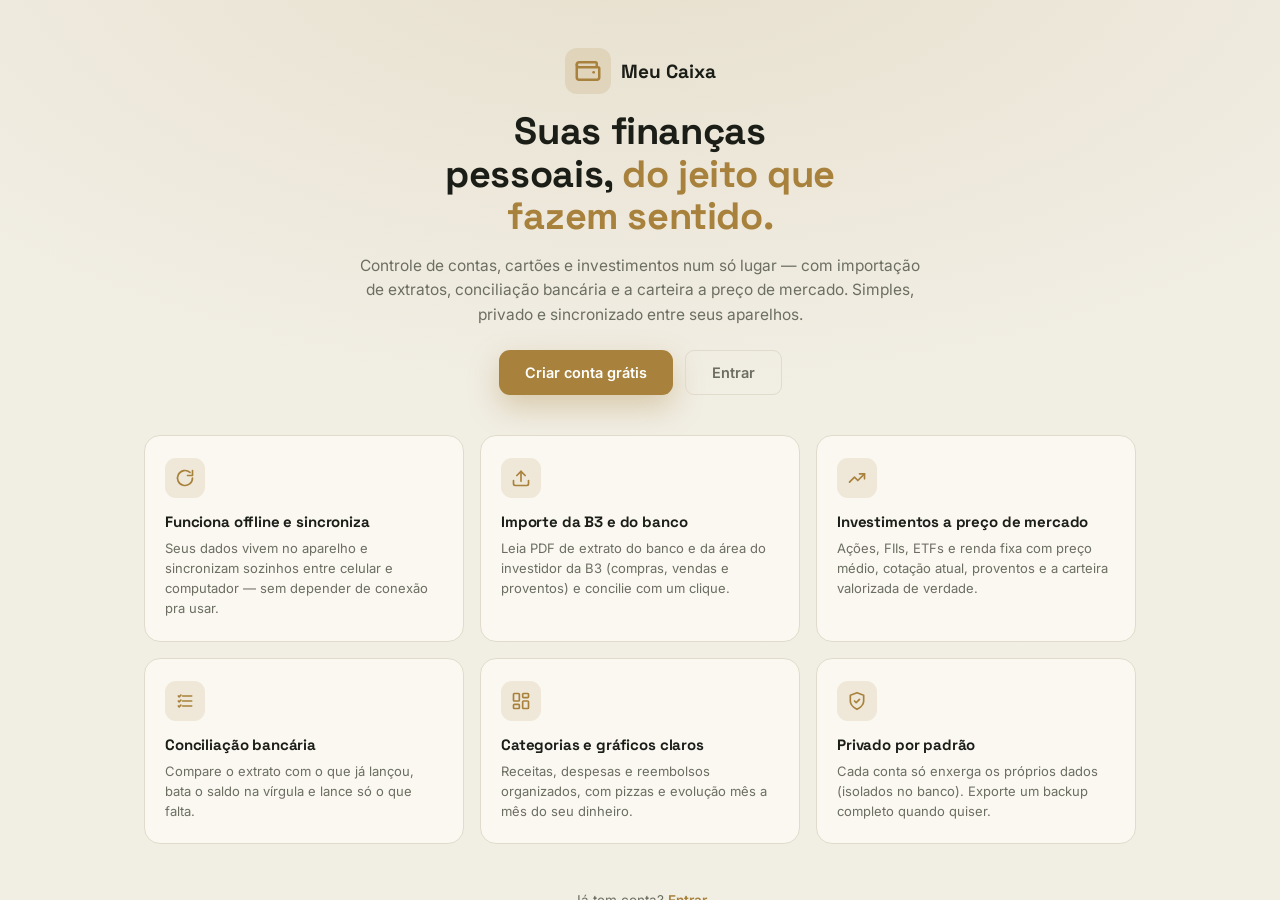
<file: index.html>
<!DOCTYPE html>
<html lang="pt-BR">
<head>
  <meta charset="UTF-8">
  <meta name="viewport" content="width=device-width, initial-scale=1.0">
  <title>Meu Caixa — finanças pessoais</title>
  <link rel="manifest" href="manifest.json">
  <meta name="theme-color" content="#211E16">
  <meta name="apple-mobile-web-app-capable" content="yes">
  <meta name="apple-mobile-web-app-status-bar-style" content="black-translucent">
  <meta name="apple-mobile-web-app-title" content="Meu Caixa">
  <link rel="icon" href="/favicon.ico" sizes="32x32">
  <link rel="icon" href="data:image/svg+xml,<svg xmlns='http://www.w3.org/2000/svg' viewBox='0 0 32 32'><rect width='32' height='32' rx='7' fill='%23211E16'/><g transform='translate(4 4)' fill='none' stroke='%23C6A24E' stroke-width='2.3' stroke-linecap='round' stroke-linejoin='round'><path d='M3 7a2 2 0 0 1 2-2h13a1 1 0 0 1 1 1v2'/><path d='M3 7v10a2 2 0 0 0 2 2h14a2 2 0 0 0 2-2v-7a1 1 0 0 0-1-1H5a2 2 0 0 1-2-2z'/><circle cx='16.5' cy='13' r='1.35' fill='%23C6A24E' stroke='none'/></g></svg>" type="image/svg+xml">
  <link rel="apple-touch-icon" href="icons/icon-192.png">
  <link rel="stylesheet" href="styles.css?v=114">
</head>
<body>
  <div class="fin-root">
    <!-- ===== sidebar ===== -->
    <aside class="sidebar">
      <div class="brand">
        <span class="brand-mark">
          <svg xmlns="http://www.w3.org/2000/svg" width="20" height="20" viewBox="0 0 24 24" fill="none" stroke="currentColor" stroke-width="2.2" stroke-linecap="round" stroke-linejoin="round"><path d="M3 7a2 2 0 0 1 2-2h13a1 1 0 0 1 1 1v2"/><path d="M3 7v10a2 2 0 0 0 2 2h14a2 2 0 0 0 2-2v-7a1 1 0 0 0-1-1H5a2 2 0 0 1-2-2z"/><circle cx="16.5" cy="13" r="1.2" fill="currentColor" stroke="none"/></svg>
        </span>
        <div>
          <div class="brand-name">Meu Caixa</div>
          <div class="brand-tag">finanças pessoais</div>
        </div>
      </div>

      <button class="cta-side" data-action="open-modal">
        <svg xmlns="http://www.w3.org/2000/svg" width="16" height="16" viewBox="0 0 24 24" fill="none" stroke="currentColor" stroke-width="2.2" stroke-linecap="round" stroke-linejoin="round"><line x1="12" y1="5" x2="12" y2="19"/><line x1="5" y1="12" x2="19" y2="12"/></svg>
        Nova transação
      </button>

      <nav class="nav">
        <button class="nav-i" data-tab="dashboard">
          <svg xmlns="http://www.w3.org/2000/svg" width="18" height="18" viewBox="0 0 24 24" fill="none" stroke="currentColor" stroke-width="2" stroke-linecap="round" stroke-linejoin="round"><rect x="3" y="3" width="7" height="9" rx="1"/><rect x="14" y="3" width="7" height="5" rx="1"/><rect x="14" y="12" width="7" height="9" rx="1"/><rect x="3" y="16" width="7" height="5" rx="1"/></svg>
          <span>Visão geral</span>
        </button>
        <button class="nav-i" data-tab="patrimonial">
          <svg xmlns="http://www.w3.org/2000/svg" width="18" height="18" viewBox="0 0 24 24" fill="none" stroke="currentColor" stroke-width="2" stroke-linecap="round" stroke-linejoin="round"><path d="M3 3v18h18"/><path d="M7 14l3-4 3 3 5-7"/></svg>
          <span>Visão patrimonial</span>
        </button>
        <button class="nav-i" data-tab="imoveis" id="nav-imoveis" style="display:none">
          <svg xmlns="http://www.w3.org/2000/svg" width="18" height="18" viewBox="0 0 24 24" fill="none" stroke="currentColor" stroke-width="2" stroke-linecap="round" stroke-linejoin="round"><path d="M3 11.5 12 4l9 7.5"/><path d="M5 10v10h14V10"/><path d="M9.5 20v-6h5v6"/></svg>
          <span>Imóveis</span>
        </button>
        <button class="nav-i" data-tab="contas">
          <svg xmlns="http://www.w3.org/2000/svg" width="18" height="18" viewBox="0 0 24 24" fill="none" stroke="currentColor" stroke-width="2" stroke-linecap="round" stroke-linejoin="round"><path d="M3 7a2 2 0 0 1 2-2h13a1 1 0 0 1 1 1v2"/><path d="M3 7v10a2 2 0 0 0 2 2h14a2 2 0 0 0 2-2v-7a1 1 0 0 0-1-1H5a2 2 0 0 1-2-2z"/><circle cx="16.5" cy="13" r="1.1" fill="currentColor" stroke="none"/></svg>
          <span>Contas</span>
        </button>
        <button class="nav-i" data-tab="transacoes">
          <svg xmlns="http://www.w3.org/2000/svg" width="18" height="18" viewBox="0 0 24 24" fill="none" stroke="currentColor" stroke-width="2" stroke-linecap="round" stroke-linejoin="round"><polyline points="16 3 21 8 16 13"/><line x1="21" y1="8" x2="4" y2="8"/><polyline points="8 11 3 16 8 21"/><line x1="3" y1="16" x2="20" y2="16"/></svg>
          <span>Transações</span>
        </button>
        <button class="nav-i" data-tab="conciliacao">
          <svg xmlns="http://www.w3.org/2000/svg" width="18" height="18" viewBox="0 0 24 24" fill="none" stroke="currentColor" stroke-width="2" stroke-linecap="round" stroke-linejoin="round"><path d="M9 6h11"/><path d="M9 12h11"/><path d="M9 18h11"/><path d="m4 6 1 1 2-2"/><path d="m4 12 1 1 2-2"/><path d="m4 18 1 1 2-2"/></svg>
          <span>Conciliação</span>
          <span class="nav-badge" id="nav-badge">0</span>
        </button>
        <button class="nav-i" data-tab="categorias">
          <svg xmlns="http://www.w3.org/2000/svg" width="18" height="18" viewBox="0 0 24 24" fill="none" stroke="currentColor" stroke-width="2" stroke-linecap="round" stroke-linejoin="round"><rect x="3" y="4" width="5" height="5" rx="1"/><path d="M11 6.5h9"/><path d="M11 12h9"/><path d="M11 17.5h9"/><path d="M7 8v10h4"/><path d="M7 13.5h4"/></svg>
          <span>Categorias</span>
        </button>
        <button class="nav-i" data-tab="historico">
          <svg xmlns="http://www.w3.org/2000/svg" width="18" height="18" viewBox="0 0 24 24" fill="none" stroke="currentColor" stroke-width="2" stroke-linecap="round" stroke-linejoin="round"><path d="M3 12a9 9 0 1 0 3-6.7L3 8"/><polyline points="3 3 3 8 8 8"/><polyline points="12 7 12 12 15 14"/></svg>
          <span>Histórico</span>
        </button>
        <button class="nav-i" data-tab="config">
          <svg xmlns="http://www.w3.org/2000/svg" width="18" height="18" viewBox="0 0 24 24" fill="none" stroke="currentColor" stroke-width="2" stroke-linecap="round" stroke-linejoin="round"><circle cx="12" cy="12" r="3"/><path d="M19.4 15a1.65 1.65 0 0 0 .33 1.82l.06.06a2 2 0 1 1-2.83 2.83l-.06-.06a1.65 1.65 0 0 0-1.82-.33 1.65 1.65 0 0 0-1 1.51V21a2 2 0 0 1-4 0v-.09A1.65 1.65 0 0 0 9 19.4a1.65 1.65 0 0 0-1.82.33l-.06.06a2 2 0 1 1-2.83-2.83l.06-.06a1.65 1.65 0 0 0 .33-1.82 1.65 1.65 0 0 0-1.51-1H3a2 2 0 0 1 0-4h.09A1.65 1.65 0 0 0 4.6 9a1.65 1.65 0 0 0-.33-1.82l-.06-.06a2 2 0 1 1 2.83-2.83l.06.06A1.65 1.65 0 0 0 9 4.6a1.65 1.65 0 0 0 1-1.51V3a2 2 0 0 1 4 0v.09a1.65 1.65 0 0 0 1 1.51 1.65 1.65 0 0 0 1.82-.33l.06-.06a2 2 0 1 1 2.83 2.83l-.06.06A1.65 1.65 0 0 0 19.4 9a1.65 1.65 0 0 0 1.51 1H21a2 2 0 0 1 0 4h-.09a1.65 1.65 0 0 0-1.51 1z"/></svg>
          <span>Configurações</span>
        </button>
        <button class="nav-i" data-tab="admin" id="nav-admin" style="display:none">
          <svg xmlns="http://www.w3.org/2000/svg" width="18" height="18" viewBox="0 0 24 24" fill="none" stroke="currentColor" stroke-width="2" stroke-linecap="round" stroke-linejoin="round"><path d="M12 22s8-4 8-10V5l-8-3-8 3v7c0 6 8 10 8 10z"/></svg>
          <span>Admin</span>
        </button>
      </nav>

      <div class="side-foot">
        <div class="side-net">
          <span>Patrimônio líquido</span>
          <strong id="side-net-val">R$ 0,00</strong>
        </div>
        <div class="side-user">
          <span class="avatar">H</span>
          <div>
            <div class="u-name">Henrique</div>
            <div class="u-sub">conta pessoal</div>
          </div>
          <button class="side-signout" data-setpass title="Definir senha">
            <svg xmlns="http://www.w3.org/2000/svg" width="16" height="16" viewBox="0 0 24 24" fill="none" stroke="currentColor" stroke-width="2" stroke-linecap="round" stroke-linejoin="round"><circle cx="7.5" cy="15.5" r="4.5"/><path d="m10.5 12.5 8-8"/><path d="m16 4.5 3 3"/><path d="m13.5 7 2.5 2.5"/></svg>
          </button>
          <button class="side-signout" data-signout title="Sair">
            <svg xmlns="http://www.w3.org/2000/svg" width="16" height="16" viewBox="0 0 24 24" fill="none" stroke="currentColor" stroke-width="2" stroke-linecap="round" stroke-linejoin="round"><path d="M9 21H5a2 2 0 0 1-2-2V5a2 2 0 0 1 2-2h4"/><polyline points="16 17 21 12 16 7"/><line x1="21" y1="12" x2="9" y2="12"/></svg>
          </button>
        </div>
      </div>
    </aside>

    <!-- ===== conteúdo ===== -->
    <main class="main">
      <header class="topbar">
        <div>
          <h1 id="pg-title">Visão geral</h1>
          <p id="pg-sub">Como está seu dinheiro em Julho de 2026</p>
        </div>
        <div class="top-right">
          <button class="month" data-drill="open" title="Detalhar por mês">
            julho 2026
            <svg xmlns="http://www.w3.org/2000/svg" width="14" height="14" viewBox="0 0 24 24" fill="none" stroke="currentColor" stroke-width="2" stroke-linecap="round" stroke-linejoin="round"><polyline points="6 9 12 15 18 9"/></svg>
          </button>
          <button class="cta" data-action="open-modal">
            <svg xmlns="http://www.w3.org/2000/svg" width="16" height="16" viewBox="0 0 24 24" fill="none" stroke="currentColor" stroke-width="2.2" stroke-linecap="round" stroke-linejoin="round"><line x1="12" y1="5" x2="12" y2="19"/><line x1="5" y1="12" x2="19" y2="12"/></svg>
            Nova transação
          </button>
        </div>
      </header>

      <div class="content" id="view"></div>
    </main>

    <!-- ===== barra de navegação mobile (só no celular; a sidebar vira gaveta em "Mais") ===== -->
    <nav class="mnav" aria-label="Navegação">
      <button class="mnav-i" data-tab="dashboard">
        <svg xmlns="http://www.w3.org/2000/svg" width="21" height="21" viewBox="0 0 24 24" fill="none" stroke="currentColor" stroke-width="2" stroke-linecap="round" stroke-linejoin="round"><rect x="3" y="3" width="7" height="9" rx="1"/><rect x="14" y="3" width="7" height="5" rx="1"/><rect x="14" y="12" width="7" height="9" rx="1"/><rect x="3" y="16" width="7" height="5" rx="1"/></svg>
        <span>Início</span>
      </button>
      <button class="mnav-i" data-tab="contas">
        <svg xmlns="http://www.w3.org/2000/svg" width="21" height="21" viewBox="0 0 24 24" fill="none" stroke="currentColor" stroke-width="2" stroke-linecap="round" stroke-linejoin="round"><path d="M3 7a2 2 0 0 1 2-2h13a1 1 0 0 1 1 1v2"/><path d="M3 7v10a2 2 0 0 0 2 2h14a2 2 0 0 0 2-2v-7a1 1 0 0 0-1-1H5a2 2 0 0 1-2-2z"/><circle cx="16.5" cy="13" r="1.1" fill="currentColor" stroke="none"/></svg>
        <span>Contas</span>
      </button>
      <button class="mnav-fab" data-action="open-modal" aria-label="Nova transação">
        <svg xmlns="http://www.w3.org/2000/svg" width="24" height="24" viewBox="0 0 24 24" fill="none" stroke="currentColor" stroke-width="2.4" stroke-linecap="round" stroke-linejoin="round"><line x1="12" y1="5" x2="12" y2="19"/><line x1="5" y1="12" x2="19" y2="12"/></svg>
      </button>
      <button class="mnav-i" data-tab="categorias">
        <svg xmlns="http://www.w3.org/2000/svg" width="21" height="21" viewBox="0 0 24 24" fill="none" stroke="currentColor" stroke-width="2" stroke-linecap="round" stroke-linejoin="round"><path d="M20.59 13.41l-7.17 7.17a2 2 0 0 1-2.83 0L2 12V2h10l8.59 8.59a2 2 0 0 1 0 2.82z"/><line x1="7" y1="7" x2="7.01" y2="7"/></svg>
        <span>Categorias</span>
      </button>
      <button class="mnav-i mnav-more" data-nav-toggle>
        <svg xmlns="http://www.w3.org/2000/svg" width="21" height="21" viewBox="0 0 24 24" fill="none" stroke="currentColor" stroke-width="2" stroke-linecap="round" stroke-linejoin="round"><line x1="4" y1="5" x2="20" y2="5"/><line x1="4" y1="12" x2="20" y2="12"/><line x1="4" y1="19" x2="20" y2="19"/></svg>
        <span>Mais</span>
        <span class="mnav-badge" id="mnav-badge">0</span>
      </button>
    </nav>
    <div class="nav-backdrop" data-nav-close></div>

    <!-- pontos de montagem de modais (DENTRO de .fin-root p/ herdar os tokens de cor) -->
    <div id="modal-root"></div>
    <div id="imv-modal"></div>
    <div id="drill-root"></div>
    <div id="pop-root"></div>
    <div id="tour-root"></div>
    <div id="auth-gate"></div>
  </div>

  <script src="vendor/supabase.js"></script>
  <script src="store.js?v=24"></script>
  <script src="imoveis.js?v=16"></script>
  <script src="app.js?v=155"></script>
  <script>if ("serviceWorker" in navigator) { window.addEventListener("load", () => navigator.serviceWorker.register("sw.js").catch(() => {})); }</script>
</body>
</html>
</file>
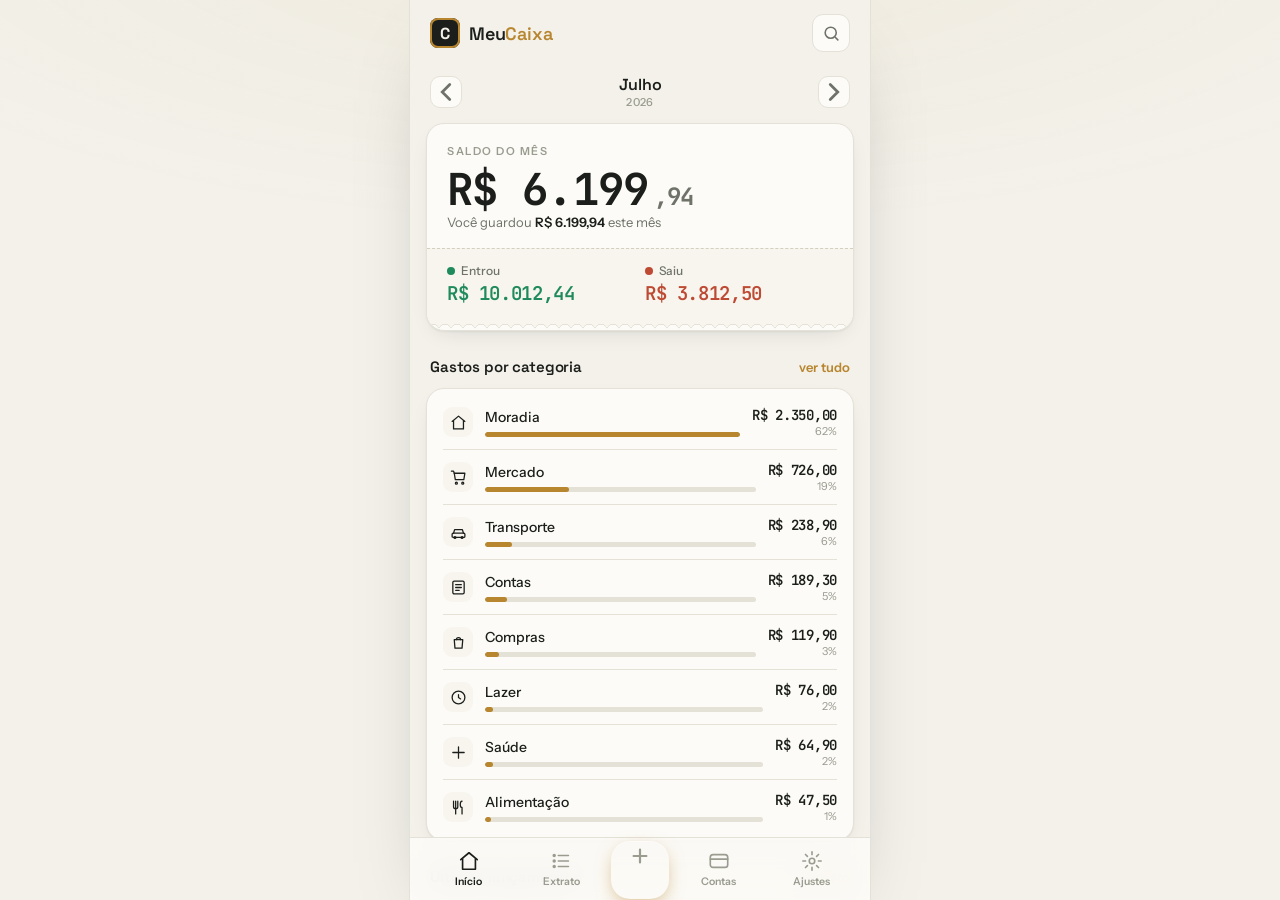
<file: referencia-lancamento-v1.html>
<!DOCTYPE html>
<html lang="pt-BR">
<head>
<meta charset="UTF-8">
<meta name="viewport" content="width=device-width, initial-scale=1.0, viewport-fit=cover">
<meta name="theme-color" content="#B8862F">
<title>MeuCaixa</title>
<link rel="preconnect" href="https://fonts.googleapis.com">
<link rel="preconnect" href="https://fonts.gstatic.com" crossorigin>
<link href="https://fonts.googleapis.com/css2?family=Space+Grotesk:wght@400;500;600;700&family=Instrument+Sans:wght@400;500;600&family=JetBrains+Mono:wght@400;500;600;700&display=swap" rel="stylesheet">
<style>
:root{
  --paper:#F3F1EA; --surface:#FCFBF7; --surface-2:#F7F5EE;
  --ink:#1B1E1A; --muted:#6E7268; --faint:#9A9C90;
  --line:#E4E1D6; --line-strong:#D3CFC0;
  --brass:#B8862F; --brass-soft:#EFE3C6; --brass-ink:#7A5A1A;
  --in:#1F8A5B; --in-soft:#E0F0E6;
  --out:#BE4A34; --out-soft:#F6E3DD;
  --shadow:0 1px 2px rgba(27,30,26,.05), 0 8px 24px -12px rgba(27,30,26,.18);
  --radius:18px;
}
@media (prefers-color-scheme: dark){
  :root{
    --paper:#121310; --surface:#1C1E18; --surface-2:#22241D;
    --ink:#ECE9DE; --muted:#9DA093; --faint:#6C6F63;
    --line:#2C2E25; --line-strong:#3A3D31;
    --brass:#D6A64A; --brass-soft:#3A2F16; --brass-ink:#E9C572;
    --in:#4FB584; --in-soft:#183226; --out:#DE6B54; --out-soft:#39211B;
    --shadow:0 1px 2px rgba(0,0,0,.3), 0 10px 30px -14px rgba(0,0,0,.6);
  }
}
*{box-sizing:border-box;margin:0;padding:0}
html,body{height:100%}
body{
  font-family:'Instrument Sans',system-ui,sans-serif;
  background:var(--paper); color:var(--ink);
  -webkit-font-smoothing:antialiased;
  display:flex; justify-content:center;
  overflow:hidden;
}
/* faint paper backdrop outside the app on wide screens */
body::before{
  content:""; position:fixed; inset:0; z-index:0;
  background:
    radial-gradient(120% 60% at 50% -10%, rgba(184,134,47,.06), transparent 60%);
  pointer-events:none;
}
.app{
  position:relative; z-index:1;
  width:100%; max-width:460px; height:100dvh;
  background:var(--paper);
  display:flex; flex-direction:column;
  box-shadow:0 0 0 1px var(--line), 0 30px 80px -40px rgba(0,0,0,.35);
  overflow:hidden;
}
.num{font-family:'JetBrains Mono',monospace; font-variant-numeric:tabular-nums; letter-spacing:-.02em}

/* ---------- top bar ---------- */
.topbar{
  padding:14px 20px 10px; display:flex; align-items:center; justify-content:space-between;
  flex-shrink:0;
}
.brand{display:flex; align-items:center; gap:9px}
.brand .mark{
  width:30px; height:30px; border-radius:8px; flex-shrink:0;
  background:var(--ink); color:var(--paper);
  display:grid; place-items:center; font-family:'Space Grotesk'; font-weight:700; font-size:16px;
  box-shadow:inset 0 0 0 2px var(--brass);
}
.brand b{font-family:'Space Grotesk'; font-weight:600; font-size:18px; letter-spacing:-.01em}
.brand b span{color:var(--brass)}
.iconbtn{
  width:38px; height:38px; border-radius:11px; border:1px solid var(--line);
  background:var(--surface); color:var(--muted); display:grid; place-items:center; cursor:pointer;
  transition:.15s;
}
.iconbtn:hover{color:var(--ink); border-color:var(--line-strong)}
.iconbtn svg{width:19px;height:19px}

/* ---------- scroll area ---------- */
.scroll{flex:1; overflow-y:auto; overflow-x:hidden; padding:6px 16px 120px; -webkit-overflow-scrolling:touch}
.view{display:none; animation:fade .25s ease}
.view.active{display:block}
@keyframes fade{from{opacity:0; transform:translateY(6px)}to{opacity:1; transform:none}}

/* ---------- month strip ---------- */
.month{
  display:flex; align-items:center; justify-content:space-between; gap:8px;
  padding:6px 4px 14px;
}
.month button{
  width:32px; height:32px; border-radius:10px; border:1px solid var(--line);
  background:var(--surface); color:var(--muted); cursor:pointer; display:grid; place-items:center;
}
.month button:hover{color:var(--ink)}
.month .lbl{font-family:'Space Grotesk'; font-weight:600; font-size:16px; text-transform:capitalize}
.month .lbl small{display:block; text-align:center; font-family:'Instrument Sans'; font-weight:500; font-size:11px; color:var(--faint); text-transform:none; letter-spacing:.04em}

/* ---------- hero / balance card ---------- */
.hero{
  background:var(--surface); border:1px solid var(--line); border-radius:var(--radius);
  padding:20px 20px 0; box-shadow:var(--shadow); overflow:hidden; position:relative;
}
.hero .eyebrow{font-size:11px; text-transform:uppercase; letter-spacing:.14em; color:var(--faint); font-weight:600}
.hero .bal{font-size:44px; line-height:1.05; font-weight:700; margin:8px 0 2px; display:flex; align-items:baseline; gap:6px}
.hero .bal .cent{font-size:24px; color:var(--muted)}
.hero .sub{font-size:13px; color:var(--muted); margin-bottom:18px}
.hero .sub b{color:var(--ink); font-weight:600}
.flow{display:flex; gap:10px; margin:0 -20px; padding:14px 20px; border-top:1px dashed var(--line-strong);
  background:var(--surface-2)}
.flow .cell{flex:1}
.flow .cell .k{display:flex; align-items:center; gap:6px; font-size:12px; color:var(--muted); font-weight:500}
.flow .cell .k i{width:8px;height:8px;border-radius:50%;display:inline-block}
.flow .in i{background:var(--in)} .flow .out i{background:var(--out)}
.flow .cell .v{font-size:19px; font-weight:600; margin-top:3px}
.flow .in .v{color:var(--in)} .flow .out .v{color:var(--out)}
/* receipt tape edge */
.tape{height:10px; margin:0 -20px; background:
  radial-gradient(circle at 6px 10px, transparent 6px, var(--surface-2) 6.5px) 0 0/12px 10px repeat-x;
  filter:drop-shadow(0 1px 0 var(--line));}

/* ---------- section head ---------- */
.sec-head{display:flex; align-items:center; justify-content:space-between; margin:26px 4px 12px}
.sec-head h3{font-family:'Space Grotesk'; font-size:15px; font-weight:600; letter-spacing:-.01em}
.sec-head a{font-size:13px; color:var(--brass); font-weight:600; cursor:pointer}

/* ---------- category bars ---------- */
.cats{background:var(--surface); border:1px solid var(--line); border-radius:var(--radius); padding:6px 16px; box-shadow:var(--shadow)}
.catrow{display:grid; grid-template-columns:30px 1fr auto; align-items:center; gap:12px; padding:11px 0; border-bottom:1px solid var(--line)}
.catrow:last-child{border-bottom:0}
.catrow .ic{width:30px;height:30px;border-radius:9px;display:grid;place-items:center;background:var(--surface-2);color:var(--ink)}
.catrow .ic svg{width:17px;height:17px}
.catrow .mid .nm{font-size:14px; font-weight:500}
.catrow .mid .bar{height:5px; border-radius:3px; background:var(--line); margin-top:6px; overflow:hidden}
.catrow .mid .bar i{display:block; height:100%; border-radius:3px; background:var(--brass)}
.catrow .amt{text-align:right}
.catrow .amt .v{font-size:14px; font-weight:600}
.catrow .amt .p{font-size:11px; color:var(--faint)}

/* ---------- transactions ---------- */
.daygroup{margin-top:8px}
.dayhead{display:flex; align-items:baseline; justify-content:space-between; padding:16px 4px 8px; position:sticky; top:0; background:var(--paper); z-index:2}
.dayhead .d{font-size:12px; font-weight:600; color:var(--muted); text-transform:capitalize}
.dayhead .t{font-size:12px; color:var(--faint)}
.tx{display:grid; grid-template-columns:40px 1fr auto; align-items:center; gap:13px;
  background:var(--surface); border:1px solid var(--line); border-radius:14px; padding:12px 14px; margin-bottom:8px; cursor:pointer;
  transition:.12s}
.tx:active{transform:scale(.99)}
.tx .ic{width:40px;height:40px;border-radius:11px;display:grid;place-items:center;background:var(--surface-2);color:var(--ink)}
.tx .ic svg{width:19px;height:19px}
.tx .mid .nm{font-size:14.5px; font-weight:500}
.tx .mid .mt{font-size:12px; color:var(--faint); margin-top:2px; display:flex; align-items:center; gap:6px}
.tx .mid .mt .dot{width:3px;height:3px;border-radius:50%;background:var(--faint)}
.tx .val{font-size:15px; font-weight:600; text-align:right}
.tx .val.in{color:var(--in)} .tx .val.out{color:var(--ink)}

/* ---------- accounts ---------- */
.acct{display:flex; align-items:center; gap:14px; background:var(--surface); border:1px solid var(--line);
  border-radius:16px; padding:15px 16px; margin-bottom:10px; box-shadow:var(--shadow)}
.acct .badge{width:44px;height:44px;border-radius:12px;display:grid;place-items:center;color:#fff;font-family:'Space Grotesk';font-weight:700;font-size:16px}
.acct .mid{flex:1}
.acct .mid .nm{font-size:15px;font-weight:600}
.acct .mid .ty{font-size:12px;color:var(--faint);margin-top:1px}
.acct .bal{font-size:16px;font-weight:600}
.total-card{background:var(--ink); color:var(--paper); border-radius:var(--radius); padding:20px; margin-bottom:18px; box-shadow:var(--shadow)}
.total-card .eyebrow{font-size:11px;text-transform:uppercase;letter-spacing:.14em;color:var(--brass);font-weight:600}
.total-card .v{font-size:34px;font-weight:700;margin-top:6px}

/* ---------- empty ---------- */
.empty{text-align:center; padding:60px 30px; color:var(--muted)}
.empty svg{width:40px;height:40px;color:var(--faint);margin-bottom:14px}
.empty p{font-size:14px}

/* ---------- bottom nav ---------- */
.nav{
  position:absolute; left:0; right:0; bottom:0; z-index:20;
  display:flex; align-items:center; justify-content:space-around;
  background:color-mix(in srgb, var(--surface) 88%, transparent);
  backdrop-filter:saturate(1.4) blur(14px);
  border-top:1px solid var(--line);
  padding:8px 12px calc(8px + env(safe-area-inset-bottom));
}
.nav button{background:none;border:0;cursor:pointer;display:flex;flex-direction:column;align-items:center;gap:3px;
  color:var(--faint); font-family:'Instrument Sans'; font-size:10.5px; font-weight:600; padding:4px 10px; flex:1}
.nav button svg{width:22px;height:22px}
.nav button.on{color:var(--ink)}
.nav .fabslot{flex:0 0 auto; position:relative; width:64px}
.fab{
  position:absolute; left:50%; top:-28px; transform:translateX(-50%);
  width:58px;height:58px;border-radius:19px;border:0;cursor:pointer;
  background:var(--brass); color:#fff;
  display:grid;place-items:center;
  box-shadow:0 6px 18px -4px rgba(184,134,47,.6), inset 0 1px 0 rgba(255,255,255,.35);
  transition:.15s;
}
.fab:active{transform:translateX(-50%) scale(.93)}
.fab svg{width:26px;height:26px}

/* ---------- filter chips (extrato) ---------- */
.chips{display:flex; gap:8px; overflow-x:auto; padding:2px 4px 14px; scrollbar-width:none}
.chips::-webkit-scrollbar{display:none}
.chip{flex:0 0 auto; padding:7px 14px; border-radius:20px; border:1px solid var(--line); background:var(--surface);
  font-size:13px; font-weight:500; color:var(--muted); cursor:pointer; white-space:nowrap; transition:.12s}
.chip.on{background:var(--ink); color:var(--paper); border-color:var(--ink)}

/* ---------- modal (new tx) ---------- */
.scrim{position:absolute; inset:0; z-index:40; background:rgba(20,22,18,.45); backdrop-filter:blur(2px);
  opacity:0; pointer-events:none; transition:.2s}
.scrim.open{opacity:1; pointer-events:auto}
.sheet{
  position:absolute; left:0; right:0; bottom:0; z-index:41;
  background:var(--surface); border-radius:24px 24px 0 0;
  padding:8px 20px calc(24px + env(safe-area-inset-bottom));
  transform:translateY(100%); transition:transform .28s cubic-bezier(.32,.72,0,1);
  max-height:92%; overflow-y:auto;
}
.sheet.open{transform:none}
.grab{width:38px;height:4px;border-radius:2px;background:var(--line-strong);margin:8px auto 14px}
.seg{display:flex; background:var(--surface-2); border-radius:13px; padding:4px; margin-bottom:20px}
.seg button{flex:1; border:0; background:none; padding:10px; border-radius:10px; font-family:'Instrument Sans';
  font-weight:600; font-size:14px; color:var(--muted); cursor:pointer; transition:.15s}
.seg button.on{background:var(--surface); box-shadow:var(--shadow)}
.seg button.on[data-k="out"]{color:var(--out)}
.seg button.on[data-k="in"]{color:var(--in)}
.amount-in{display:flex; align-items:baseline; justify-content:center; gap:8px; margin:8px 0 24px}
.amount-in .cur{font-size:22px; color:var(--muted); font-weight:600}
.amount-in input{border:0; background:none; font-family:'JetBrains Mono'; font-weight:700; font-size:46px;
  width:100%; text-align:center; color:var(--ink); outline:none; letter-spacing:-.03em}
.amount-in input::placeholder{color:var(--line-strong)}
.field{margin-bottom:14px}
.field label{display:block; font-size:12px; font-weight:600; color:var(--muted); margin:0 0 7px 2px; text-transform:uppercase; letter-spacing:.06em}
.field input[type=text],.field input[type=date],.field select{
  width:100%; padding:13px 14px; border:1px solid var(--line); border-radius:13px; background:var(--surface-2);
  font-family:'Instrument Sans'; font-size:15px; color:var(--ink); outline:none}
.field input:focus,.field select:focus{border-color:var(--brass)}
.catgrid{display:grid; grid-template-columns:repeat(4,1fr); gap:8px}
.catpick{border:1px solid var(--line); background:var(--surface-2); border-radius:13px; padding:10px 4px; cursor:pointer;
  display:flex; flex-direction:column; align-items:center; gap:6px; transition:.12s}
.catpick svg{width:20px;height:20px;color:var(--ink)}
.catpick span{font-size:11px; color:var(--muted); text-align:center; line-height:1.1}
.catpick.on{border-color:var(--brass); background:var(--brass-soft)}
.catpick.on span{color:var(--brass-ink); font-weight:600}
.save{width:100%; margin-top:22px; padding:16px; border:0; border-radius:15px; background:var(--brass); color:#fff;
  font-family:'Space Grotesk'; font-weight:600; font-size:16px; cursor:pointer; transition:.15s;
  box-shadow:0 6px 16px -6px rgba(184,134,47,.6)}
.save:active{transform:scale(.99)}
.save:disabled{background:var(--line-strong); color:var(--faint); box-shadow:none; cursor:default}

.toast{position:absolute; left:50%; bottom:100px; z-index:60; transform:translate(-50%,20px);
  background:var(--ink); color:var(--paper); padding:12px 18px; border-radius:12px; font-size:13.5px; font-weight:500;
  opacity:0; pointer-events:none; transition:.25s; box-shadow:var(--shadow); display:flex; align-items:center; gap:9px}
.toast.show{opacity:1; transform:translate(-50%,0)}
.toast svg{width:17px;height:17px;color:var(--in)}
.disclaim{text-align:center; font-size:11px; color:var(--faint); padding:22px 20px 6px}
</style>
</head>
<body>
<div class="app">
  <div class="topbar">
    <div class="brand">
      <div class="mark">C</div>
      <b>Meu<span>Caixa</span></b>
    </div>
    <button class="iconbtn" title="Buscar"><svg viewBox="0 0 24 24" fill="none" stroke="currentColor" stroke-width="2" stroke-linecap="round"><circle cx="11" cy="11" r="7"/><path d="m20 20-3-3"/></svg></button>
  </div>

  <div class="scroll" id="scroll">
    <!-- INÍCIO -->
    <section class="view active" id="view-inicio">
      <div class="month">
        <button data-mon="-1" aria-label="Mês anterior"><svg viewBox="0 0 24 24" fill="none" stroke="currentColor" stroke-width="2.2" stroke-linecap="round"><path d="m15 18-6-6 6-6"/></svg></button>
        <div class="lbl" id="monthLbl">julho <small>2026</small></div>
        <button data-mon="1" aria-label="Próximo mês"><svg viewBox="0 0 24 24" fill="none" stroke="currentColor" stroke-width="2.2" stroke-linecap="round"><path d="m9 18 6-6-6-6"/></svg></button>
      </div>

      <div class="hero">
        <div class="eyebrow">Saldo do mês</div>
        <div class="bal num" id="heroBal">—</div>
        <div class="sub" id="heroSub"></div>
        <div class="flow">
          <div class="cell in">
            <div class="k"><i></i>Entrou</div>
            <div class="v num" id="heroIn">—</div>
          </div>
          <div class="cell out">
            <div class="k"><i></i>Saiu</div>
            <div class="v num" id="heroOut">—</div>
          </div>
        </div>
        <div class="tape"></div>
      </div>

      <div class="sec-head">
        <h3>Gastos por categoria</h3>
        <a data-go="extrato">ver tudo</a>
      </div>
      <div class="cats" id="catList"></div>

      <div class="sec-head">
        <h3>Últimos lançamentos</h3>
        <a data-go="extrato">extrato</a>
      </div>
      <div id="recentList"></div>
      <div class="disclaim">Dados de exemplo — protótipo visual. Nada é salvo ainda.</div>
    </section>

    <!-- EXTRATO -->
    <section class="view" id="view-extrato">
      <div class="month">
        <button data-mon="-1" aria-label="Mês anterior"><svg viewBox="0 0 24 24" fill="none" stroke="currentColor" stroke-width="2.2" stroke-linecap="round"><path d="m15 18-6-6 6-6"/></svg></button>
        <div class="lbl" id="monthLbl2">julho <small>2026</small></div>
        <button data-mon="1" aria-label="Próximo mês"><svg viewBox="0 0 24 24" fill="none" stroke="currentColor" stroke-width="2.2" stroke-linecap="round"><path d="m9 18 6-6-6-6"/></svg></button>
      </div>
      <div class="chips" id="chips">
        <button class="chip on" data-f="all">Tudo</button>
        <button class="chip" data-f="out">Saídas</button>
        <button class="chip" data-f="in">Entradas</button>
      </div>
      <div id="txList"></div>
    </section>

    <!-- CONTAS -->
    <section class="view" id="view-contas">
      <div class="total-card">
        <div class="eyebrow">Patrimônio em contas</div>
        <div class="v num" id="totalAcct">—</div>
      </div>
      <div class="sec-head"><h3>Minhas contas</h3><a>editar</a></div>
      <div id="acctList"></div>
      <div class="disclaim">Saldos de exemplo. Depois puxamos do Supabase.</div>
    </section>

    <!-- AJUSTES -->
    <section class="view" id="view-ajustes">
      <div class="empty" style="padding-top:90px">
        <svg viewBox="0 0 24 24" fill="none" stroke="currentColor" stroke-width="1.6"><circle cx="12" cy="12" r="3"/><path d="M19.4 15a1.65 1.65 0 0 0 .33 1.82l.06.06a2 2 0 1 1-2.83 2.83l-.06-.06a1.65 1.65 0 0 0-1.82-.33 1.65 1.65 0 0 0-1 1.51V21a2 2 0 0 1-4 0v-.09A1.65 1.65 0 0 0 9 19.4a1.65 1.65 0 0 0-1.82.33l-.06.06a2 2 0 1 1-2.83-2.83l.06-.06a1.65 1.65 0 0 0 .33-1.82 1.65 1.65 0 0 0-1.51-1H3a2 2 0 0 1 0-4h.09A1.65 1.65 0 0 0 4.6 9a1.65 1.65 0 0 0-.33-1.82l-.06-.06a2 2 0 1 1 2.83-2.83l.06.06a1.65 1.65 0 0 0 1.82.33H9a1.65 1.65 0 0 0 1-1.51V3a2 2 0 0 1 4 0v.09a1.65 1.65 0 0 0 1 1.51 1.65 1.65 0 0 0 1.82-.33l.06-.06a2 2 0 1 1 2.83 2.83l-.06.06a1.65 1.65 0 0 0-.33 1.82V9a1.65 1.65 0 0 0 1.51 1H21a2 2 0 0 1 0 4h-.09a1.65 1.65 0 0 0-1.51 1z"/></svg>
        <p>Ajustes, categorias e metas<br>entram numa próxima etapa.</p>
      </div>
    </section>
  </div>

  <!-- NAV -->
  <nav class="nav">
    <button class="on" data-go="inicio">
      <svg viewBox="0 0 24 24" fill="none" stroke="currentColor" stroke-width="1.8" stroke-linecap="round" stroke-linejoin="round"><path d="M3 10.5 12 3l9 7.5"/><path d="M5 9.5V21h14V9.5"/></svg>
      Início
    </button>
    <button data-go="extrato">
      <svg viewBox="0 0 24 24" fill="none" stroke="currentColor" stroke-width="1.8" stroke-linecap="round" stroke-linejoin="round"><path d="M8 6h11M8 12h11M8 18h11"/><circle cx="3.5" cy="6" r="1"/><circle cx="3.5" cy="12" r="1"/><circle cx="3.5" cy="18" r="1"/></svg>
      Extrato
    </button>
    <div class="fabslot">
      <button class="fab" id="fab" aria-label="Novo lançamento"><svg viewBox="0 0 24 24" fill="none" stroke="currentColor" stroke-width="2.4" stroke-linecap="round"><path d="M12 5v14M5 12h14"/></svg></button>
    </div>
    <button data-go="contas">
      <svg viewBox="0 0 24 24" fill="none" stroke="currentColor" stroke-width="1.8" stroke-linecap="round" stroke-linejoin="round"><rect x="2.5" y="5" width="19" height="14" rx="3"/><path d="M2.5 10h19"/></svg>
      Contas
    </button>
    <button data-go="ajustes">
      <svg viewBox="0 0 24 24" fill="none" stroke="currentColor" stroke-width="1.8" stroke-linecap="round" stroke-linejoin="round"><circle cx="12" cy="12" r="3"/><path d="M12 2v3M12 19v3M2 12h3M19 12h3M4.9 4.9l2.1 2.1M17 17l2.1 2.1M19.1 4.9 17 7M7 17l-2.1 2.1"/></svg>
      Ajustes
    </button>
  </nav>

  <!-- MODAL NOVO LANÇAMENTO -->
  <div class="scrim" id="scrim"></div>
  <div class="sheet" id="sheet">
    <div class="grab"></div>
    <div class="seg" id="typeSeg">
      <button class="on" data-k="out">Despesa</button>
      <button data-k="in">Receita</button>
    </div>
    <div class="amount-in">
      <span class="cur">R$</span>
      <input id="amtIn" inputmode="decimal" placeholder="0,00" autocomplete="off">
    </div>
    <div class="field">
      <label>Categoria</label>
      <div class="catgrid" id="catGrid"></div>
    </div>
    <div class="field">
      <label>Descrição</label>
      <input type="text" id="descIn" placeholder="Ex.: Mercado da esquina">
    </div>
    <div class="field" style="display:flex; gap:10px">
      <div style="flex:1"><label>Conta</label>
        <select id="acctIn"></select></div>
      <div style="flex:1"><label>Data</label>
        <input type="date" id="dateIn"></div>
    </div>
    <button class="save" id="saveBtn" disabled>Salvar lançamento</button>
  </div>

  <div class="toast" id="toast"><svg viewBox="0 0 24 24" fill="none" stroke="currentColor" stroke-width="2.4" stroke-linecap="round" stroke-linejoin="round"><path d="M20 6 9 17l-5-5"/></svg><span id="toastMsg">Lançado!</span></div>
</div>

<script>
/* ---------- ícones (linha, monocromáticos) ---------- */
const ICON = {
  mercado:'<path d="M6 6h15l-1.5 9h-12z"/><path d="M6 6 5 3H2"/><circle cx="9" cy="20" r="1.4"/><circle cx="18" cy="20" r="1.4"/>',
  transporte:'<path d="M5 13l1.5-5h11L19 13"/><rect x="3" y="13" width="18" height="6" rx="1.5"/><circle cx="7" cy="19" r="1.3"/><circle cx="17" cy="19" r="1.3"/>',
  moradia:'<path d="M3 10.5 12 3l9 7.5"/><path d="M5 9.5V21h14V9.5"/>',
  alimentacao:'<path d="M5 3v8a3 3 0 0 0 6 0V3M8 3v18"/><path d="M17 3c-1.5 0-2.5 2-2.5 5s1 4 2.5 4v9"/>',
  saude:'<path d="M12 4v16M4 12h16"/>',
  lazer:'<circle cx="12" cy="12" r="9"/><path d="M12 8v4l3 2"/>',
  compras:'<path d="M6 8h12l-1 12H7z"/><path d="M9 8a3 3 0 0 1 6 0"/>',
  contas:'<rect x="4" y="3" width="16" height="18" rx="2"/><path d="M8 8h8M8 12h8M8 16h5"/>',
  educacao:'<path d="M3 8l9-4 9 4-9 4z"/><path d="M7 10v5c0 1.5 5 3 5 3s5-1.5 5-3v-5"/>',
  salario:'<circle cx="12" cy="12" r="8"/><path d="M12 7v10M9.5 9.5c0-1 1-1.6 2.5-1.6s2.5.7 2.5 1.8-1 1.5-2.5 1.8-2.5.8-2.5 1.9 1 1.7 2.5 1.7 2.5-.6 2.5-1.6"/>',
  freelance:'<path d="M4 7h16v13H4z"/><path d="M9 7V5a2 2 0 0 1 2-2h2a2 2 0 0 1 2 2v2"/>',
  dividendos:'<path d="M3 17l5-5 4 3 8-8"/><path d="M17 4h4v4"/>',
  reembolso:'<path d="M9 14 4 9l5-5"/><path d="M4 9h11a5 5 0 0 1 5 5v3"/>',
  outros:'<circle cx="6" cy="12" r="1.6"/><circle cx="12" cy="12" r="1.6"/><circle cx="18" cy="12" r="1.6"/>'
};
const svg = k => `<svg viewBox="0 0 24 24" fill="none" stroke="currentColor" stroke-width="1.8" stroke-linecap="round" stroke-linejoin="round">${ICON[k]||ICON.outros}</svg>`;

const CATS = {
  out:[
    {id:'mercado',nm:'Mercado'},{id:'transporte',nm:'Transporte'},{id:'moradia',nm:'Moradia'},
    {id:'alimentacao',nm:'Alimentação'},{id:'saude',nm:'Saúde'},{id:'lazer',nm:'Lazer'},
    {id:'compras',nm:'Compras'},{id:'contas',nm:'Contas'},{id:'educacao',nm:'Educação'},{id:'outros',nm:'Outros'}
  ],
  in:[
    {id:'salario',nm:'Salário'},{id:'freelance',nm:'Freelance'},{id:'dividendos',nm:'Dividendos'},
    {id:'reembolso',nm:'Reembolso'},{id:'outros',nm:'Outros'}
  ]
};
const CATNAME = {};
[...CATS.out,...CATS.in].forEach(c=>CATNAME[c.id]=c.nm);

const ACCOUNTS = [
  {id:'nu', nm:'Nubank', ty:'Conta + cartão', bal:4820.35, color:'#7B2FF2'},
  {id:'cc', nm:'Conta Corrente', ty:'Banco do Brasil', bal:12750.00, color:'#1F8A5B'},
  {id:'wallet', nm:'Carteira', ty:'Dinheiro', bal:180.00, color:'#B8862F'},
  {id:'poup', nm:'Poupança', ty:'Reserva', bal:23100.00, color:'#3A6EA5'},
];

/* ---------- dados de exemplo ---------- */
let TX = [
  // Julho 2026
  {t:'in', cat:'salario', desc:'Salário', acct:'cc', v:8200, date:'2026-07-05'},
  {t:'out', cat:'moradia', desc:'Aluguel', acct:'cc', v:2350, date:'2026-07-10'},
  {t:'out', cat:'mercado', desc:'Supermercado Extra', acct:'nu', v:642.80, date:'2026-07-16'},
  {t:'out', cat:'transporte', desc:'Uber', acct:'nu', v:28.90, date:'2026-07-16'},
  {t:'out', cat:'alimentacao', desc:'iFood — almoço', acct:'nu', v:47.50, date:'2026-07-15'},
  {t:'out', cat:'lazer', desc:'Cinema', acct:'nu', v:76.00, date:'2026-07-14'},
  {t:'in', cat:'dividendos', desc:'Proventos ITSA4', acct:'cc', v:312.44, date:'2026-07-14'},
  {t:'out', cat:'contas', desc:'Energia elétrica', acct:'cc', v:189.30, date:'2026-07-12'},
  {t:'out', cat:'mercado', desc:'Hortifruti', acct:'wallet', v:83.20, date:'2026-07-11'},
  {t:'out', cat:'saude', desc:'Farmácia', acct:'nu', v:64.90, date:'2026-07-09'},
  {t:'in', cat:'freelance', desc:'Projeto site', acct:'cc', v:1500, date:'2026-07-08'},
  {t:'out', cat:'transporte', desc:'Gasolina', acct:'nu', v:210.00, date:'2026-07-07'},
  {t:'out', cat:'compras', desc:'Camiseta', acct:'nu', v:119.90, date:'2026-07-06'},
  // Junho 2026
  {t:'in', cat:'salario', desc:'Salário', acct:'cc', v:8200, date:'2026-06-05'},
  {t:'out', cat:'moradia', desc:'Aluguel', acct:'cc', v:2350, date:'2026-06-10'},
  {t:'out', cat:'mercado', desc:'Supermercado', acct:'nu', v:710.15, date:'2026-06-18'},
  {t:'out', cat:'lazer', desc:'Show', acct:'nu', v:180.00, date:'2026-06-20'},
  {t:'out', cat:'educacao', desc:'Curso online', acct:'nu', v:97.00, date:'2026-06-15'},
];

/* ---------- estado ---------- */
let cur = new Date(2026, 6, 1);   // julho 2026
const MESES = ['janeiro','fevereiro','março','abril','maio','junho','julho','agosto','setembro','outubro','novembro','dezembro'];
const brl = n => n.toLocaleString('pt-BR',{minimumFractionDigits:2, maximumFractionDigits:2});
const brlFull = n => 'R$ '+brl(Math.abs(n));

function inMonth(t){const d=new Date(t.date+'T00:00'); return d.getMonth()===cur.getMonth() && d.getFullYear()===cur.getFullYear();}
function monthTx(){return TX.filter(inMonth).sort((a,b)=>b.date.localeCompare(a.date));}

function setMonthLabels(){
  const txt = `${MESES[cur.getMonth()]} <small>${cur.getFullYear()}</small>`;
  document.getElementById('monthLbl').innerHTML = txt;
  document.getElementById('monthLbl2').innerHTML = txt;
}

/* ---------- render: início ---------- */
function renderInicio(){
  const list = monthTx();
  const inc = list.filter(t=>t.t==='in').reduce((s,t)=>s+t.v,0);
  const out = list.filter(t=>t.t==='out').reduce((s,t)=>s+t.v,0);
  const net = inc-out;
  const [int, cent] = brl(Math.abs(net)).split(',');
  document.getElementById('heroBal').innerHTML = `${net<0?'−':''}R$ ${int}<span class="cent">,${cent}</span>`;
  document.getElementById('heroBal').style.color = net<0 ? 'var(--out)' : 'var(--ink)';
  document.getElementById('heroSub').innerHTML = net>=0
    ? `Você guardou <b>${brlFull(net)}</b> este mês`
    : `Você gastou <b>${brlFull(net)}</b> a mais do que recebeu`;
  document.getElementById('heroIn').textContent = brlFull(inc);
  document.getElementById('heroOut').textContent = brlFull(out);

  // categorias
  const byCat = {};
  list.filter(t=>t.t==='out').forEach(t=>byCat[t.cat]=(byCat[t.cat]||0)+t.v);
  const arr = Object.entries(byCat).sort((a,b)=>b[1]-a[1]);
  const max = arr.length?arr[0][1]:1;
  const cont = document.getElementById('catList');
  if(!arr.length){cont.innerHTML = `<div style="padding:26px;text-align:center;color:var(--faint);font-size:13px">Sem gastos neste mês.</div>`;}
  else cont.innerHTML = arr.map(([c,v])=>`
    <div class="catrow">
      <div class="ic">${svg(c)}</div>
      <div class="mid">
        <div class="nm">${CATNAME[c]||c}</div>
        <div class="bar"><i style="width:${Math.round(v/max*100)}%"></i></div>
      </div>
      <div class="amt"><div class="v num">${brlFull(v)}</div><div class="p">${Math.round(v/out*100)}%</div></div>
    </div>`).join('');

  // recentes (5)
  const rc = document.getElementById('recentList');
  rc.innerHTML = list.slice(0,5).map(txRow).join('') || emptyBlock('Nenhum lançamento este mês.');
}

function txRow(t){
  const d = new Date(t.date+'T00:00');
  const acc = ACCOUNTS.find(a=>a.id===t.acct);
  return `<div class="tx">
    <div class="ic">${svg(t.cat)}</div>
    <div class="mid">
      <div class="nm">${t.desc}</div>
      <div class="mt">${CATNAME[t.cat]||t.cat}<span class="dot"></span>${acc?acc.nm:''}</div>
    </div>
    <div class="val ${t.t==='in'?'in':'out'} num">${t.t==='in'?'+':'−'} ${brl(t.v)}</div>
  </div>`;
}

/* ---------- render: extrato ---------- */
let filter='all';
function renderExtrato(){
  let list = monthTx();
  if(filter!=='all') list = list.filter(t=>t.t===filter);
  const cont = document.getElementById('txList');
  if(!list.length){cont.innerHTML = emptyBlock('Nada por aqui neste filtro.'); return;}
  // agrupa por dia
  const groups={};
  list.forEach(t=>{(groups[t.date]=groups[t.date]||[]).push(t)});
  const days = Object.keys(groups).sort((a,b)=>b.localeCompare(a));
  cont.innerHTML = days.map(day=>{
    const d = new Date(day+'T00:00');
    const wd = d.toLocaleDateString('pt-BR',{weekday:'short'}).replace('.','');
    const dayNet = groups[day].reduce((s,t)=>s+(t.t==='in'?t.v:-t.v),0);
    return `<div class="daygroup">
      <div class="dayhead">
        <span class="d">${d.getDate()} de ${MESES[d.getMonth()].slice(0,3)} · ${wd}</span>
        <span class="t num">${dayNet>=0?'+':'−'} ${brl(dayNet)}</span>
      </div>
      ${groups[day].map(txRow).join('')}
    </div>`;
  }).join('');
}

/* ---------- render: contas ---------- */
function renderContas(){
  const total = ACCOUNTS.reduce((s,a)=>s+a.bal,0);
  document.getElementById('totalAcct').textContent = brlFull(total);
  document.getElementById('acctList').innerHTML = ACCOUNTS.map(a=>`
    <div class="acct">
      <div class="badge" style="background:${a.color}">${a.nm[0]}</div>
      <div class="mid"><div class="nm">${a.nm}</div><div class="ty">${a.ty}</div></div>
      <div class="bal num">${brlFull(a.bal)}</div>
    </div>`).join('');
}

function emptyBlock(msg){
  return `<div class="empty"><svg viewBox="0 0 24 24" fill="none" stroke="currentColor" stroke-width="1.5"><rect x="3" y="4" width="18" height="16" rx="2"/><path d="M3 9h18M8 14h4"/></svg><p>${msg}</p></div>`;
}

function renderAll(){setMonthLabels(); renderInicio(); renderExtrato(); renderContas();}

/* ---------- navegação ---------- */
function go(view){
  document.querySelectorAll('.view').forEach(v=>v.classList.toggle('active', v.id==='view-'+view));
  document.querySelectorAll('.nav button[data-go]').forEach(b=>b.classList.toggle('on', b.dataset.go===view));
  document.getElementById('scroll').scrollTop = 0;
}
document.querySelectorAll('[data-go]').forEach(b=>b.addEventListener('click',()=>go(b.dataset.go)));
document.querySelectorAll('[data-mon]').forEach(b=>b.addEventListener('click',()=>{
  cur.setMonth(cur.getMonth()+parseInt(b.dataset.mon)); renderAll();
}));
document.getElementById('chips').addEventListener('click',e=>{
  const c=e.target.closest('.chip'); if(!c)return;
  document.querySelectorAll('.chip').forEach(x=>x.classList.remove('on')); c.classList.add('on');
  filter=c.dataset.f; renderExtrato();
});

/* ---------- modal ---------- */
const scrim=document.getElementById('scrim'), sheet=document.getElementById('sheet');
let mType='out', mCat=null;
function openSheet(){
  mType='out'; mCat=null;
  document.getElementById('amtIn').value='';
  document.getElementById('descIn').value='';
  document.getElementById('dateIn').value = new Date(cur.getFullYear(),cur.getMonth(), Math.min(new Date().getDate(),28)).toISOString().slice(0,10);
  document.querySelectorAll('#typeSeg button').forEach(b=>b.classList.toggle('on', b.dataset.k==='out'));
  buildCatGrid(); buildAcctSelect(); checkSave();
  scrim.classList.add('open'); sheet.classList.add('open');
}
function closeSheet(){scrim.classList.remove('open'); sheet.classList.remove('open');}
document.getElementById('fab').addEventListener('click',openSheet);
scrim.addEventListener('click',closeSheet);

document.getElementById('typeSeg').addEventListener('click',e=>{
  const b=e.target.closest('button'); if(!b)return;
  mType=b.dataset.k; mCat=null;
  document.querySelectorAll('#typeSeg button').forEach(x=>x.classList.toggle('on',x===b));
  buildCatGrid(); checkSave();
});
function buildCatGrid(){
  document.getElementById('catGrid').innerHTML = CATS[mType].map(c=>`
    <div class="catpick" data-cat="${c.id}">${svg(c.id)}<span>${c.nm}</span></div>`).join('');
}
document.getElementById('catGrid').addEventListener('click',e=>{
  const p=e.target.closest('.catpick'); if(!p)return;
  mCat=p.dataset.cat;
  document.querySelectorAll('.catpick').forEach(x=>x.classList.toggle('on',x===p));
  checkSave();
});
function buildAcctSelect(){
  document.getElementById('acctIn').innerHTML = ACCOUNTS.map(a=>`<option value="${a.id}">${a.nm}</option>`).join('');
}
const amtIn=document.getElementById('amtIn');
amtIn.addEventListener('input',()=>{amtIn.value=amtIn.value.replace(/[^0-9,]/g,''); checkSave();});
function parseAmt(){return parseFloat(amtIn.value.replace(/\./g,'').replace(',','.'))||0;}
function checkSave(){document.getElementById('saveBtn').disabled = !(parseAmt()>0 && mCat);}

document.getElementById('saveBtn').addEventListener('click',()=>{
  const t={
    t:mType, cat:mCat,
    desc:document.getElementById('descIn').value.trim() || CATNAME[mCat],
    acct:document.getElementById('acctIn').value,
    v:parseAmt(), date:document.getElementById('dateIn').value
  };
  TX.push(t);
  // vai pro mês do lançamento
  const d=new Date(t.date+'T00:00'); cur=new Date(d.getFullYear(),d.getMonth(),1);
  closeSheet(); renderAll(); go('inicio');
  showToast(`${mType==='in'?'Receita':'Despesa'} de ${brlFull(t.v)} lançada`);
});
function showToast(msg){
  const el=document.getElementById('toast'); document.getElementById('toastMsg').textContent=msg;
  el.classList.add('show'); clearTimeout(el._t); el._t=setTimeout(()=>el.classList.remove('show'),2200);
}

renderAll();
</script>
</body>
</html>
</file>
<file: styles.css>
@import url('https://fonts.googleapis.com/css2?family=Space+Grotesk:wght@500;600;700&family=Inter:wght@400;500;600;700&family=Instrument+Sans:wght@400;500;600&family=JetBrains+Mono:wght@500;600;700&display=swap');
html,body{margin:0;padding:0;background:#F1EEE4}
.fin-root *{box-sizing:border-box;margin:0;padding:0}
.fin-root{
  --brand:#A8823C;                 /* latão — único acento */
  --bg:#F1EEE4;--card:#FAF8F1;--card-2:#EEEADD;
  --border:#E0DBCB;--hair:#E6E1D2;--line-strong:#CFC9B5;
  --ink:#1B1D17;--sub:#6C6E62;--subtle:#9A9B8C;
  --sidebar:#16160F;--radius:11px;--elev:#FFFFFF;   /* superfície de modal (destaca no overlay) */
  --pos:#2E9E6B;--neg:#C24A38;     /* entra / sai */
  font-family:'Inter',system-ui,sans-serif;color:var(--ink);background:var(--bg);min-height:100vh;display:flex;overflow-x:clip;-webkit-font-smoothing:antialiased}
@media(prefers-color-scheme:dark){
  html,body{background:#121109}
  .fin-root{
    --brand:#C6A24E;
    --bg:#121109;--card:#1B1B12;--card-2:#222218;
    --border:#34342A;--hair:#2A2A20;--line-strong:#45453A;
    --ink:#ECE8DB;--sub:#9E9E8F;--subtle:#6E6E60;
    --sidebar:#16160F;--elev:#2A2A20;
    --pos:#4FB07A;--neg:#D9604B}
}
/* RESET DE BOTÃO EM `:where()` = especificidade ZERO. Sem isso o seletor era `.fin-root button` (0,1,1),
   que VENCE toda regra de uma classe só (0,1,0) — e `background:none;color:inherit` apagava o estilo de ~100
   botões: o FAB da barra mobile virava um círculo escuro, os itens inativos da barra herdavam `--ink`
   (invisíveis sobre a barra escura no tema CLARO — o bug relatado), e `.cta`/`.recon-save`/`.auth-btn`
   perdiam o preenchimento. Regras com 2 classes (`.act.accept`, `.recon-save[disabled]`) escapavam, o que
   deixava o defeito parecendo proposital. */
.fin-root .num{font-family:'JetBrains Mono',monospace;font-variant-numeric:tabular-nums;letter-spacing:-.01em}
:where(.fin-root button){font-family:inherit;cursor:pointer;border:none;background:none;color:inherit}
.fin-root h1,.fin-root h3{font-family:'Space Grotesk','Inter',sans-serif;letter-spacing:-.01em}
.fin-root :focus-visible{outline:2px solid var(--brand);outline-offset:2px;border-radius:6px}
.fin-root svg{display:inline-block;vertical-align:middle;flex-shrink:0}
@media(prefers-reduced-motion:reduce){.fin-root *{transition:none!important;animation:none!important}}

/* sidebar */
.sidebar{width:246px;flex-shrink:0;background:var(--sidebar);color:#C7CBBE;display:flex;flex-direction:column;padding:20px 14px;position:sticky;top:0;height:100vh}
.brand{display:flex;align-items:center;gap:11px;padding:4px 6px 18px}
.brand-mark{width:34px;height:34px;border-radius:9px;background:linear-gradient(135deg,#C6A24E,#A8823C);display:grid;place-items:center;color:#241C08;flex-shrink:0}
.brand-name{font-family:'Space Grotesk',sans-serif;font-weight:700;color:#fff;font-size:16px;line-height:1}
.brand-tag{font-size:11px;color:#7A7B6E;margin-top:3px}
.cta-side{display:flex;align-items:center;justify-content:center;gap:7px;width:100%;background:#C6A24E;color:#241C08;font-weight:600;font-size:13.5px;padding:10px;border-radius:10px;margin-bottom:16px;transition:.15s}
.cta-side:hover{background:#D9B968}
.nav{display:flex;flex-direction:column;gap:3px}
.nav-i{display:flex;align-items:center;gap:11px;padding:10px 12px;border-radius:9px;font-size:14px;color:#8A8B7C;font-weight:500;position:relative;transition:.14s}
.nav-i span{flex:1;text-align:left}
.nav-i:hover{background:#26261B;color:#E6E3D8}
.nav-i.on{background:#2A2412;color:#E3C77E}
.nav-i.on::before{content:"";position:absolute;left:0;top:8px;bottom:8px;width:3px;border-radius:3px;background:#C6A24E}
.nav-badge{background:#C24A38;color:#fff;font-size:10.5px;font-weight:700;min-width:18px;height:18px;border-radius:9px;display:grid;place-items:center;padding:0 5px}
.side-foot{margin-top:auto;padding-top:16px}
.side-net{background:#26261B;border-radius:11px;padding:12px 13px;display:flex;flex-direction:column;gap:4px;margin-bottom:12px}
.side-net span{font-size:11px;color:#7A7B6E}
.side-net strong{color:#fff;font-size:17px;font-family:'Space Grotesk',sans-serif}
.side-user{display:flex;align-items:center;gap:10px;padding:4px 4px}
.avatar{width:32px;height:32px;border-radius:9px;background:#2C2C1F;color:#E3C77E;display:grid;place-items:center;font-weight:700;font-size:13px}
.u-name{font-size:13px;color:#E6E3D8;font-weight:600}
.u-sub{font-size:11px;color:#7A7B6E}
.side-signout{margin-left:auto;color:#7A7B6E;padding:6px;border-radius:8px;display:grid;place-items:center}
.side-signout:hover{color:#E6E3D8;background:#2C2C1F}

/* ---- barra de navegação mobile + backdrop da gaveta (escondidos no desktop) ---- */
.mnav{display:none}
.nav-backdrop{display:none}
.mnav-i{display:flex;flex-direction:column;align-items:center;justify-content:center;gap:3px;flex:1;padding:6px 2px;color:#9A9C8B;font-size:10.5px;font-weight:600;position:relative;transition:.14s;-webkit-tap-highlight-color:transparent}
.mnav-i.on{color:#E3C77E}
.mnav-i:active{opacity:.6}
.mnav-more{position:relative}
.mnav-badge{position:absolute;top:1px;right:calc(50% - 20px);min-width:15px;height:15px;border-radius:8px;background:#C24A38;color:#fff;font-size:9.5px;font-weight:700;display:none;place-items:center;padding:0 4px}
.mnav-fab{flex:0 0 auto;width:52px;height:52px;margin-top:-20px;border-radius:50%;background:linear-gradient(135deg,#C6A24E,#A8823C);color:#241C08;display:grid;place-items:center;box-shadow:0 6px 16px rgba(168,130,60,.45);transition:.14s}
.mnav-fab:active{transform:scale(.94)}

/* ---- tela de login (magic-link) ---- */
.auth-overlay{position:fixed;inset:0;z-index:120;display:grid;place-items:center;padding:24px;background:var(--bg);overflow:auto}
.auth-card{width:100%;max-width:380px;background:var(--card);border:1px solid var(--border);border-radius:18px;padding:34px 30px;text-align:center;box-shadow:0 20px 50px rgba(0,0,0,.18)}
.auth-brand,.auth-ic{width:60px;height:60px;border-radius:16px;display:grid;place-items:center;margin:0 auto 16px}
.auth-brand{background:rgba(168,130,60,.14);color:var(--brand)}
.auth-ic{background:rgba(46,158,107,.14);color:#1E6B4F}
.auth-ic.err{background:rgba(194,74,56,.14);color:var(--neg)}
.auth-card h2{font-size:20px;margin-bottom:8px;color:var(--ink)}
.auth-card p{font-size:13.5px;color:var(--sub);line-height:1.5;margin-bottom:18px}
.auth-card form{display:flex;flex-direction:column;gap:10px}
.auth-card input{width:100%;font-size:14px;padding:12px 14px;border:1px solid var(--border);border-radius:11px;background:var(--card-2);color:var(--ink);font-family:inherit;text-align:center}
.auth-card input:focus{outline:none;border-color:var(--brand)}
.auth-btn{display:flex;align-items:center;justify-content:center;gap:6px;width:100%;font-size:14px;font-weight:600;color:#fff;background:var(--brand);padding:12px;border-radius:11px;transition:.15s}
.auth-btn:hover{filter:brightness(1.06)}
.auth-btn[disabled]{opacity:.6;cursor:default}
.auth-btn.ghost{background:transparent;border:1px solid var(--border);color:var(--sub)}
.auth-msg{margin-top:12px;font-size:12.5px}
.auth-msg.err,.auth-card p .err{color:var(--neg)}
.auth-btn.google{background:#fff;color:#3c4043;border:1px solid #dadce0}
.auth-btn.google:hover{background:#f7f8f8;filter:none}
.auth-btn.google svg{flex:0 0 auto}
.auth-or{display:flex;align-items:center;gap:10px;margin:16px 2px 6px;color:var(--sub);font-size:11.5px;text-transform:none}
.auth-or::before,.auth-or::after{content:"";flex:1;height:1px;background:var(--border)}
.auth-card p.auth-fine{margin:16px 0 0;font-size:11px;color:var(--sub);opacity:.75;line-height:1.4}
.auth-switch{margin-top:16px;font-size:12.5px;color:var(--sub)}
.auth-switch a{color:var(--brand);font-weight:600;text-decoration:none}
.auth-switch a:hover{text-decoration:underline}
.auth-msg.ok{color:#1E6B4F}
.auth-spin{width:26px;height:26px;margin:6px auto 0;border:3px solid var(--border);border-top-color:var(--brand);border-radius:50%;animation:auth-spin .8s linear infinite}
@keyframes auth-spin{to{transform:rotate(360deg)}}
.auth-card form + .auth-btn.ghost{margin-top:10px}

/* main */
.main{flex:1;min-width:0;display:flex;flex-direction:column}
.topbar{display:flex;justify-content:space-between;align-items:flex-start;gap:16px;padding:24px 30px 18px;border-bottom:1px solid var(--border);background:var(--card);position:sticky;top:0;z-index:5}
.topbar h1{font-size:22px;font-weight:700}
.topbar p{font-size:13px;color:var(--sub);margin-top:3px}
.top-right{display:flex;align-items:center;gap:10px;flex-wrap:wrap;justify-content:flex-end}
.pill-demo{display:flex;align-items:center;gap:6px;font-size:11.5px;color:#A8823C;background:#A8823C1A;padding:6px 10px;border-radius:20px;font-weight:600}
.month{display:flex;align-items:center;gap:5px;font-size:13px;font-weight:600;color:var(--ink);background:var(--card-2);padding:8px 12px;border-radius:9px;border:1px solid var(--border)}
.cta{display:flex;align-items:center;gap:6px;background:#A8823C;color:#fff;font-weight:600;font-size:13.5px;padding:9px 15px;border-radius:9px;transition:.15s}
.cta:hover{filter:brightness(1.06)}
.cta.big{padding:12px 22px;font-size:14.5px}
.content{padding:24px 30px 60px;max-width:1520px;width:100%}

/* cards */
.card{background:var(--card);border:1px solid var(--border);border-radius:var(--radius);padding:18px}
.card-head{display:flex;justify-content:space-between;align-items:center;margin-bottom:14px}
.card-head h3{font-size:15px;font-weight:600}
.card-sub{font-size:12px;color:var(--subtle)}
.link{display:flex;align-items:center;gap:4px;font-size:12.5px;color:var(--brand);font-weight:600}
.chart{width:100%;overflow-x:auto;-webkit-overflow-scrolling:touch}

/* kpi */
.kpi-row{display:grid;grid-template-columns:repeat(4,1fr);gap:16px;margin-bottom:16px}
.kpi{padding:16px 17px}
.kpi-top{display:flex;justify-content:space-between;align-items:center;margin-bottom:12px}
.kpi-label{font-size:12.5px;color:var(--sub);font-weight:500}
.kpi-ic{width:30px;height:30px;border-radius:8px;display:grid;place-items:center}
.kpi-val{font-size:23px;font-weight:700;font-family:'Space Grotesk',sans-serif;letter-spacing:-.02em}
.kpi-delta{font-size:12px;margin-top:6px;font-weight:600}

/* extrato — cabeçalho-assinatura da Visão geral */
/* sem overflow:hidden — ele cortava os popovers do "?". Nenhum filho tem fundo próprio, então a
   borda arredondada continua limpa. */
.statement{background:var(--card);border:1px solid var(--border);border-radius:var(--radius);margin-bottom:16px}
.stmt-top{display:flex;align-items:center;justify-content:space-between;gap:10px;flex-wrap:wrap;padding:13px 22px;border-bottom:2px solid var(--ink)}
.stmt-eyebrow{font-family:'Space Grotesk',sans-serif;font-weight:700;font-size:13px;letter-spacing:.16em;text-transform:uppercase;color:var(--ink)}
.stmt-period{font-size:11.5px;letter-spacing:.12em;text-transform:uppercase;color:var(--sub);font-weight:600}
.stmt-main{display:grid;grid-template-columns:1fr auto;gap:22px 48px;padding:22px;align-items:end;overflow:visible}
.stmt-net{display:flex;flex-direction:column;gap:9px}
.stmt-lbl{font-size:11px;text-transform:uppercase;letter-spacing:.1em;color:var(--sub);font-weight:600}
.stmt-big{font-size:42px;font-weight:700;line-height:1;letter-spacing:-.03em;color:var(--ink)}
.stmt-ledger{min-width:300px}
.stmt-row{display:grid;grid-template-columns:1fr 1.4ch auto;gap:12px;align-items:baseline;padding:7px 0;border-bottom:1px solid var(--hair);font-size:13.5px}
.sl-k{color:var(--sub)}
.sl-op{color:var(--subtle);text-align:center;font-family:'JetBrains Mono',monospace}
.sl-v{text-align:right;font-weight:600;min-width:120px}
/* "?" explicativo: abre a conta por trás do número. Hover no desktop, foco (toque/Tab) no celular.
   Sem JS — o conteúdo é DOM de verdade, então dá pra ler, copiar e conferir. */
.xp{position:relative;display:inline-flex;align-items:center;justify-content:center;width:15px;height:15px;border-radius:50%;
  border:1px solid var(--line-strong);background:var(--card-2);color:var(--sub);
  font-family:'Inter',sans-serif;font-size:10px;font-weight:700;line-height:1;cursor:help;vertical-align:middle;
  margin-left:5px;flex:none;text-transform:none;letter-spacing:0}
.xp:hover,.xp:focus{border-color:var(--brand);color:var(--brand);background:color-mix(in srgb,var(--brand) 12%,transparent);outline:none}
/* ancorado pelo lado do "?" (não centralizado): centralizar jogava metade do balão pra fora do
   card quando o "?" ficava perto da borda esquerda — e o .fin-root tem overflow-x:clip, cortava. */
.xp-pop{position:absolute;left:-10px;top:calc(100% + 9px);z-index:60;
  display:none;width:max-content;max-width:min(300px,74vw);text-align:left;
  background:var(--elev);border:1px solid var(--line-strong);border-radius:11px;padding:12px 14px;
  box-shadow:0 16px 40px -14px rgba(0,0,0,.45);cursor:default;
  font-size:12.5px;font-weight:400;color:var(--sub);line-height:1.55;white-space:normal}
.xp:hover .xp-pop,.xp:focus .xp-pop,.xp:focus-within .xp-pop{display:block}
.xp-pop::before{content:"";position:absolute;left:14px;top:-5px;width:9px;height:9px;transform:rotate(45deg);
  background:var(--elev);border-left:1px solid var(--line-strong);border-top:1px solid var(--line-strong)}
.xp-pop b{display:block;color:var(--ink);font-size:13px;font-weight:700;margin-bottom:3px}
.xp-pop em{display:block;font-style:normal;color:var(--subtle);font-size:11.5px;margin-bottom:7px}
.xp-calc{display:block;background:var(--card-2);border:1px solid var(--hair);border-radius:8px;padding:8px 10px;
  font-size:12.5px;color:var(--ink);line-height:1.7}
.xp-calc .num{font-weight:600}
.xp-note{display:block;margin-top:8px;font-size:11.5px;color:var(--subtle);line-height:1.5}
/* nas colunas da direita o popover ancora pela direita — senão vaza da tela (o .fin-root tem overflow-x:clip) */
.stmt-ledger .xp-pop,.rd-stats .rd-stat:last-child .xp-pop{left:auto;right:-10px}
.stmt-ledger .xp-pop::before,.rd-stats .rd-stat:last-child .xp-pop::before{left:auto;right:14px}
.legend i.line.dash{background:none!important;border-top:2px dashed var(--line-strong);height:0;width:16px}
.legend i.ring{width:9px;height:9px;border-radius:50%;background:none;border:1.4px solid var(--neg)}
.legend-note{font-size:11.5px;color:var(--subtle);line-height:1.55;margin-top:8px;text-align:center;max-width:62ch;margin-left:auto;margin-right:auto}
/* seletor de mês do topo: manda em todos os blocos de mês da Visão geral */
.stmt-nav{display:flex;align-items:center;gap:4px}
.stmt-mes{font-family:'Space Grotesk',sans-serif;font-weight:700;font-size:13px;letter-spacing:.14em;text-transform:uppercase;color:var(--ink);min-width:11ch;text-align:center}
.stmt-arrow{display:inline-flex;align-items:center;justify-content:center;width:26px;height:26px;border-radius:8px;color:var(--sub);border:1px solid transparent}
.stmt-arrow:hover:not(:disabled){background:var(--card-2);border-color:var(--border);color:var(--ink)}
.stmt-arrow:disabled{opacity:.3;cursor:default}
.stmt-hoje{margin-left:4px;font-size:11px;font-weight:700;letter-spacing:.06em;text-transform:uppercase;color:var(--brand);border:1px solid color-mix(in srgb,var(--brand) 40%,transparent);border-radius:20px;padding:3px 10px}
.stmt-hoje:hover{background:color-mix(in srgb,var(--brand) 12%,transparent)}
.sl-hoje{font-size:10px;font-weight:600;letter-spacing:.06em;text-transform:uppercase;color:var(--subtle);border:1px solid var(--hair);border-radius:20px;padding:1px 6px;margin-left:2px}
/* leitura de ritmo do mês: o herói deixou de ser patrimônio líquido (sobe sozinho) e passou a ser
   "quanto gastei contra o meu normal" — a única versão do número que sugere ação. */
.stmt-pace{font-size:12.5px;color:var(--sub);line-height:1.5;max-width:46ch}
.stmt-pace b.num{color:var(--ink)}
.pace-tag{display:inline-block;font-size:11px;font-weight:700;letter-spacing:.04em;text-transform:uppercase;border-radius:20px;padding:2px 9px;margin-right:6px}
.stmt-pace.ok .pace-tag{color:var(--pos);background:color-mix(in srgb,var(--pos) 12%,transparent)}
.stmt-pace.over .pace-tag{color:var(--neg);background:color-mix(in srgb,var(--neg) 12%,transparent)}
.stmt-pace.under .pace-tag{color:var(--brand);background:color-mix(in srgb,var(--brand) 14%,transparent)}
.pace-bar{position:relative;height:9px;border-radius:6px;background:var(--card-2);border:1px solid var(--border);overflow:hidden;margin-top:4px;max-width:420px}
.pace-fill{display:block;height:100%;background:var(--line-strong);transition:width .3s}
.pace-fill.ok{background:var(--pos)} .pace-fill.over{background:var(--neg)} .pace-fill.under{background:var(--brand)}
.pace-mark{position:absolute;top:-3px;bottom:-3px;width:2px;background:var(--ink);opacity:.55;border-radius:2px}
.pace-legend{font-size:11.5px;color:var(--subtle);margin-top:5px}
.sl-pct{font-size:11.5px;color:var(--subtle);font-weight:600}
.stmt-row.total{border-bottom:none;border-top:2px solid var(--ink);margin-top:3px;padding-top:9px}
.stmt-row.total .sl-k{color:var(--ink);font-weight:700}
.stmt-row.total .sl-v{font-weight:700}

/* grids */
.grid-2{display:grid;grid-template-columns:1.15fr 1fr;gap:16px;margin-bottom:16px}
.grid-2b{display:grid;grid-template-columns:1fr 1fr;gap:16px}
.legend{display:flex;gap:18px;justify-content:center;margin-top:8px}
.legend span{display:flex;align-items:center;gap:6px;font-size:12px;color:var(--sub)}
.legend i{width:9px;height:9px;border-radius:3px}
.legend i.line{width:14px;height:3px;border-radius:2px}

/* cards de resumo do Receitas × Despesas (guardado · média · poupança) */
.rd-stats{display:grid;grid-template-columns:repeat(3,1fr);gap:12px;margin:6px 0 12px}
.rd-stat{background:var(--card-2);border-radius:12px;padding:12px 14px;display:flex;flex-direction:column;gap:3px}
.rd-stat span{font-size:11.5px;color:var(--sub)}
.rd-stat b{font-size:21px;font-weight:700;font-family:'Space Grotesk',sans-serif;letter-spacing:-.02em;color:var(--ink)}
.rd-stat b.pos{color:var(--pos)}.rd-stat b.neg{color:var(--neg)}.rd-stat b.accent{color:#8B7BD8}
.rd-stat small{font-size:11px;color:var(--subtle)}
@media(max-width:560px){.rd-stats{grid-template-columns:1fr;gap:8px}.rd-stat{flex-direction:row;align-items:baseline;justify-content:space-between}.rd-stat small{display:none}}

/* tooltip do gráfico: escondido por padrão, aparece no hover (desktop) ou no toque (.on, celular) */
.rd-tip,.rd-guide{opacity:0;transition:opacity .1s;pointer-events:none}
.rd-col:hover .rd-tip,.rd-col:hover .rd-guide{opacity:1}
/* .on = mês fixado no toque. Em tela com mouse o hover já mostra, e fixar no clique deixava a
   informação de um mês colada na tela sem jeito óbvio de tirar — então só vale onde não há hover. */
@media (hover:none){.rd-col.on .rd-tip,.rd-col.on .rd-guide{opacity:1}}
/* mês em foco no seletor do topo: só a guia vertical, discreta — sem abrir o tooltip */
.rd-col.foco .rd-guide{opacity:.4}
.rd-col.foco:hover .rd-guide{opacity:1}

/* donut */
.donut-wrap{display:flex;align-items:center;gap:16px;flex-wrap:wrap}
.donut-center{position:absolute;inset:0;display:flex;flex-direction:column;align-items:center;justify-content:center;pointer-events:none}
.donut-center span{font-size:10.5px;color:var(--subtle)}
.donut-center strong{font-size:17px;font-family:'Space Grotesk',sans-serif}
.cat-legend{flex:1;min-width:150px;display:flex;flex-direction:column;gap:9px;list-style:none}
.cat-legend li{display:flex;align-items:center;gap:9px;font-size:12.5px;color:var(--sub)}
.cat-legend li i{width:9px;height:9px;border-radius:3px;flex-shrink:0}
.cat-legend li span{flex:1}
.cat-legend li b{color:var(--ink);font-weight:600}

/* mini list */
.mini-list{display:flex;flex-direction:column}
.mini-row{display:flex;justify-content:space-between;align-items:center;padding:11px 0;border-bottom:1px solid var(--card-2)}
.mini-row:last-child{border:none}
.mini-l{display:flex;align-items:center;gap:11px}
.mini-desc{font-size:13.5px;font-weight:600}
.mini-meta{font-size:11.5px;color:var(--subtle);margin-top:2px}

/* badge */
.badge{display:inline-flex;align-items:center;gap:4px;padding:3px 8px;border-radius:20px;font-weight:600;line-height:1}

/* accounts */
.section-lead{margin:6px 0 14px}
.section-lead.alloc{margin-top:30px}
.lead-eyebrow{font-size:12px;font-weight:700;text-transform:uppercase;letter-spacing:.06em}
.section-lead p{font-size:13px;color:var(--sub);margin-top:5px;max-width:640px;line-height:1.5}
/* dropdown de unidades (imóvel com mais de 1 unidade) — usado em Contas e Imóveis */
.unit-drop{margin-top:11px;border-top:1px solid var(--hair);padding-top:8px}
.unit-drop-btn{display:flex;align-items:center;gap:6px;background:none;border:0;color:var(--sub);font-size:12.5px;font-weight:700;cursor:pointer;padding:2px 0;font-family:inherit;width:100%}
.unit-drop-btn:hover{color:var(--brand)}
.unit-drop-btn .car{transition:transform .16s;font-size:11px}
.unit-drop-btn.open .car{transform:rotate(180deg)}
.unit-rows{margin-top:4px}
.unit-row{display:flex;align-items:center;gap:9px;padding:7px 0;border-top:1px solid var(--hair)}
.unit-row:first-child{border-top:0}
.unit-row .ud{width:7px;height:7px;border-radius:50%;flex:none}
.unit-row .um{flex:1;min-width:0}
.unit-row .um b{font-size:13px;font-weight:600;display:block;overflow:hidden;text-overflow:ellipsis;white-space:nowrap}
.unit-row .um small{display:block;color:var(--subtle);font-size:11.5px}
.unit-row .ur{font-size:13px;font-variant-numeric:tabular-nums;white-space:nowrap;color:var(--sub)}
.imv-rt-list{max-height:240px;overflow:auto;border:1px solid var(--border);border-radius:10px;padding:4px 12px}
.imv-rt-row{display:flex;align-items:center;gap:10px;padding:8px 0;border-top:1px solid var(--hair);cursor:pointer}
.imv-rt-row:first-child{border-top:0}
.imv-rt-nm{flex:1;font-size:13.5px}
.imv-rt-amt{width:120px;background:var(--bg);border:1px solid var(--border);color:var(--ink);border-radius:8px;padding:7px 9px;font-size:13px;font-family:inherit;text-align:right}
.imv-rt-amt:focus{outline:none;border-color:var(--brand)}
.imv-rt-sum{text-align:right;font-size:13px;color:var(--sub);margin-top:9px;font-weight:700}
/* visão mensal agrupada */
.imv-mon{border:1px solid var(--border);border-radius:11px;margin-top:9px;overflow:hidden}
.imv-mon-h{display:flex;align-items:center;gap:10px;width:100%;background:var(--card-2);border:0;padding:11px 14px;cursor:pointer;font-family:inherit;font-size:14px}
.imv-mon-h:hover{filter:brightness(1.02)}
.imv-mon-h .mn{flex:1;text-align:left;font-weight:700;text-transform:capitalize}
.imv-mon-h .mstats{display:flex;gap:12px;align-items:center;font-variant-numeric:tabular-nums;font-size:12.5px}
.imv-mon-h .mstats b{font-size:13.5px}
.imv-mon-b{padding:6px 10px 10px}
.imv-grp{border-top:1px solid var(--hair)}
.imv-grp-h{display:flex;align-items:center;gap:9px;width:100%;background:none;border:0;padding:9px 4px;cursor:pointer;font-family:inherit;font-size:13.5px}
.imv-grp-h .gn{flex:1;text-align:left;font-weight:600}
.imv-grp-h .gc{background:var(--card-2);border-radius:20px;padding:1px 8px;font-size:11px;color:var(--sub)}
.imv-grp-h .gv{font-variant-numeric:tabular-nums;min-width:90px;text-align:right}
.imv-grp-b{padding:2px 0 8px 22px}
.imv-mrow{display:flex;align-items:center;gap:10px;padding:5px 4px;font-size:12.5px;border-top:1px solid var(--hair)}
.imv-mrow .d{color:var(--subtle);font-variant-numeric:tabular-nums;width:44px}
.imv-mrow .ds{flex:1;min-width:0;overflow:hidden;text-overflow:ellipsis;white-space:nowrap}
.imv-mrow .v{font-variant-numeric:tabular-nums;white-space:nowrap}
.car{display:inline-block;transition:transform .16s;font-size:11px;color:var(--subtle)}
.imv-mon-h.open .car,.imv-grp-h.open .car{transform:rotate(180deg)}
.imv-mensal .pos{color:var(--pos)} .imv-mensal .neg{color:var(--neg)}
.imv-txr{cursor:pointer} .imv-txr:hover td{background:var(--card-2)}
.imv-mrow.click{cursor:pointer;border-radius:7px} .imv-mrow.click:hover{background:var(--card-2)}
.pop-confirm-q{flex:1;font-size:13px;color:var(--sub);align-self:center}
/* gerenciador de unidades */
.imv-un-list{border:1px solid var(--border);border-radius:10px;padding:4px 12px;max-height:320px;overflow:auto}
.imv-un-row{display:flex;align-items:center;gap:8px;padding:9px 0;border-top:1px solid var(--hair)}
.imv-un-row:first-child{border-top:0}
.imv-un-nome{flex:1;min-width:70px;background:var(--bg);border:1px solid var(--border);color:var(--ink);border-radius:8px;padding:7px 9px;font-size:13.5px;font-family:inherit}
.imv-un-area{width:74px;flex:none;background:var(--bg);border:1px solid var(--border);color:var(--ink);border-radius:8px;padding:7px 8px;font-size:12.5px;font-family:inherit}
.imv-un-st{font-size:11.5px;color:var(--subtle);white-space:nowrap;max-width:90px;overflow:hidden;text-overflow:ellipsis;flex:none}
.imv-un-st.occ{color:var(--pos)}
.lead-aside{display:flex;align-items:center;gap:16px;flex:none}
.lead-total{text-align:right;white-space:nowrap;flex:none;align-self:center}
.lead-fora{display:block;font-size:11px;color:var(--subtle);margin-top:2px;font-weight:500}
.acct.af-off{opacity:.72}
.acct.af-off .acct-saldo,.acct.af-off .alloc-val strong{color:var(--subtle)!important}
.af-flag{flex-shrink:0}
.lead-total span{display:block;font-size:11px;color:var(--subtle);text-transform:uppercase;letter-spacing:.05em}
.lead-total strong{font-size:19px;font-weight:700;color:var(--ink)}
.acct-grid{display:grid;grid-template-columns:repeat(auto-fill,minmax(220px,1fr));gap:15px}
.acct{display:flex;flex-direction:column}
.acct-top{display:flex;justify-content:space-between;align-items:center;margin-bottom:14px}
.acct-ic{width:38px;height:38px;border-radius:10px;background:var(--card-2);color:var(--sub);display:grid;place-items:center}
.acct-ic.pat{background:#B0863A1A;color:#8A6428}
.acct-chip{font-size:10.5px;font-weight:600;padding:3px 8px;border-radius:6px;background:var(--card-2);color:#7A7B6E}
.acct-chip.patrimonio{background:#B0863A1A;color:#C68A2E}
.acct-chip.cartao{background:#9070B41A;color:#6E5296}
.acct-chip.invest{background:#7C89A01A;color:#5E6B85}
.acct-name{font-size:14.5px;font-weight:600}
.acct-sub{font-size:11.5px;color:var(--subtle);margin-top:2px}
.acct-saldo{font-size:21px;font-weight:700;font-family:'Space Grotesk',sans-serif;margin-top:14px;letter-spacing:-.02em}
.alloc-card{border-color:#B0863A44;background:color-mix(in srgb,#B0863A 7%,var(--card))}
.alloc-lines{margin-top:14px;display:flex;flex-direction:column;gap:7px}
.alloc-lines div{display:flex;justify-content:space-between;font-size:12.5px;color:var(--sub)}
.alloc-lines b{color:var(--ink);font-weight:600}
.alloc-val{display:flex;justify-content:space-between;align-items:baseline;margin-top:12px;padding-top:12px;border-top:1px solid var(--border)}
.alloc-val span{font-size:12.5px;color:var(--sub)}
.alloc-val strong{font-size:19px;font-family:'Space Grotesk',sans-serif}
.alloc-note{display:flex;gap:6px;font-size:11px;color:#C68A2E;background:rgba(245,158,11,.13);padding:8px 10px;border-radius:8px;margin-top:12px;line-height:1.4;align-items:flex-start}
.add-acct{border-style:dashed;align-items:center;justify-content:center;gap:9px;color:var(--subtle);min-height:160px;font-size:13px;font-weight:600;transition:.15s}
.add-acct:hover{border-color:var(--brand);color:var(--brand);background:#A8823C0A}

/* filters */
.filters{display:flex;gap:8px;margin-bottom:16px;flex-wrap:wrap}
.chip{font-size:13px;font-weight:600;padding:8px 14px;border-radius:20px;background:var(--card);border:1px solid var(--border);color:var(--sub);transition:.14s}
.chip:hover{border-color:var(--line-strong)}
.chip.on{background:var(--ink);color:var(--bg);border-color:var(--ink)}

/* table */
.table-card{padding:4px 4px;overflow-x:auto;-webkit-overflow-scrolling:touch}
.tbl{width:100%;border-collapse:collapse}
.tbl th{text-align:left;font-size:11px;text-transform:uppercase;letter-spacing:.05em;color:var(--subtle);font-weight:600;padding:14px 16px;border-bottom:1px solid var(--border)}
.tbl th.r{text-align:right}.tbl th.c{text-align:center}
.tbl td{padding:13px 16px;border-bottom:1px solid var(--hair);font-size:13.5px;vertical-align:middle}
.tbl tr:last-child td{border-bottom:none}
.tbl tr:hover td{background:var(--card-2)}
.td-desc{font-weight:600;margin-bottom:5px}
.tbl td.r{text-align:right}.tbl td.c{text-align:center}
.muted{color:var(--sub)}.muted2{color:var(--subtle)}
.dot{color:var(--line-strong);margin:0 2px}
.transfer-path{display:inline-flex;align-items:center;gap:5px;color:#5E6B85;font-weight:500}
.status{display:inline-flex;align-items:center;gap:4px;font-size:11.5px;font-weight:600;padding:4px 9px;border-radius:20px}
.status.conciliado{background:#2E9E6B1A;color:#1E6B4F}
.status.pendente{background:var(--card-2);color:#7A7B6E}
.foot-note{font-size:12.5px;color:var(--sub);margin-top:14px;display:flex;align-items:center;gap:7px;line-height:1.5}

/* import */
.import-zone{display:flex;flex-direction:column;align-items:center;text-align:center;padding:56px 30px;border-style:dashed;max-width:560px;margin:20px auto}
.import-ic{width:64px;height:64px;border-radius:16px;background:#A8823C1A;color:#A8823C;display:grid;place-items:center;margin-bottom:18px}
.import-zone h3{font-size:19px;margin-bottom:8px}
.import-zone p{font-size:13.5px;color:var(--sub);line-height:1.6;max-width:420px;margin-bottom:22px}
.import-formats{font-size:11.5px;color:var(--subtle);margin-top:16px}
.recon-skip-file{margin-top:12px;display:inline-flex;align-items:center;gap:6px;font-size:13px;font-weight:600;color:var(--sub);padding:6px 4px;border-radius:8px}
.recon-skip-file:hover{color:var(--ink);text-decoration:underline}
.recon-skip-file svg{opacity:.7}

/* recon */
.recon-bar{display:flex;align-items:center;gap:20px;padding:15px 18px;margin-bottom:16px}
.recon-prog{flex:1}
.recon-prog-head{display:flex;justify-content:space-between;font-size:12.5px;margin-bottom:8px}
.recon-prog-head strong{font-weight:600}
.recon-prog-head span{color:var(--subtle)}
.recon-sum{margin-top:8px;font-size:12px;color:var(--subtle)}
.recon-sum b{font-weight:700;color:var(--sub)}
.recon-dup{display:flex;align-items:flex-start;gap:11px;padding:14px 16px;margin-bottom:16px;color:#8A5A16;background:rgba(176,134,58,.13);border-color:#B0863A66}
.recon-dup>div{display:flex;flex-direction:column;align-items:flex-start;gap:4px}
.recon-dup b{font-size:13.5px;font-weight:700}
.recon-dup span{font-size:12.5px;line-height:1.5;opacity:.92}
.recon-dup span b{font-size:inherit}
.recon-dup .mini-btn{margin-top:5px}
.bar{height:7px;background:var(--hair);border-radius:4px;overflow:hidden}
.bar>span{display:block;height:100%;background:linear-gradient(90deg,#2E9E6B,#A8823C);border-radius:4px;transition:.4s}
.ghost{font-size:13px;font-weight:600;color:var(--sub);padding:8px 14px;border-radius:9px;border:1px solid var(--border);background:var(--card)}
.ghost:hover{background:var(--card-2)}
.recon-add-line{display:flex;align-items:center;justify-content:center;gap:7px;width:100%;font-size:13px;font-weight:600;color:var(--sub);padding:12px;margin-bottom:12px;border:1.5px dashed var(--line-strong);border-radius:11px;background:var(--card);transition:.13s}
.recon-add-line:hover{color:var(--brand);border-color:var(--brand);background:var(--card-2)}
.sp-open-btn{display:flex;align-items:center;justify-content:center;gap:6px;width:100%;font-size:12.5px;font-weight:600;color:var(--sub);padding:9px;margin-top:2px;border:1.5px dashed var(--line-strong);border-radius:9px;background:var(--card);transition:.13s}
.sp-open-btn:hover{color:var(--brand);border-color:var(--brand);background:var(--card-2)}
.recon-list{display:flex;flex-direction:column;gap:12px}
.recon{padding:0;overflow:hidden;display:flex;flex-direction:column}
.recon.done{border-color:#2E9E6B55;background:rgba(16,185,129,.09)}
.recon.skip{opacity:.55}
.recon-main{display:flex;align-items:stretch;padding:16px 18px;gap:14px}
.recon-raw{flex:1;min-width:0}
.raw-label{font-size:10.5px;text-transform:uppercase;letter-spacing:.05em;color:var(--subtle);font-weight:600;margin-bottom:6px}
.raw-desc{font-size:13.5px;font-weight:600;font-family:'Space Grotesk',sans-serif;letter-spacing:0;word-break:break-word}
.raw-val{font-size:15px;font-weight:700;margin-top:5px}
.recon-arrow{display:grid;place-items:center;color:#A8823C;flex-shrink:0;width:30px}
.recon-sug{flex:1.6;min-width:0;border-left:1px solid var(--hair);padding-left:14px}
.sug-body{display:flex;align-items:center;gap:9px;flex-wrap:wrap}
.sug-cat{font-size:13px;color:var(--ink);display:inline-flex;align-items:center;gap:5px;flex-wrap:wrap}
.sug-imv{font-size:11.5px;font-weight:600;color:#8A6428;background:rgba(184,134,47,.14);padding:3px 8px;border-radius:6px;display:inline-flex;align-items:center;gap:4px}
.recon-match{display:flex;align-items:center;gap:5px;font-size:11.5px;color:#C68A2E;background:rgba(245,158,11,.13);padding:6px 9px;border-radius:7px;margin-top:9px;width:fit-content}
.recon-match b{font-weight:700}
.recon-hint{font-size:11.5px;color:#5E6B85;margin-top:8px}
/* "aprendi com o seu histórico": mostra o lançamento que serviu de régua pra sugestão */
.recon-learn{display:flex;align-items:center;gap:5px;font-size:11.5px;color:var(--subtle);margin-top:8px;overflow-wrap:anywhere}
.recon-learn b{font-weight:600;color:var(--sub)}
.recon-learn svg{color:var(--brand);flex:none}
.recon-inst{display:inline-flex;align-items:center;gap:5px;font-size:11.5px;font-weight:600;color:#8A6428;background:rgba(184,134,47,.14);padding:5px 9px;border-radius:7px;margin-top:9px;width:fit-content}
.edit-body{display:flex;flex-direction:column;gap:8px;margin-top:4px}
.edit-body input,.edit-body select{width:100%;font-size:12.5px;padding:8px 10px;border:1px solid var(--border);border-radius:8px;background:var(--card);color:var(--ink);font-family:inherit;min-width:0}
.edit-body input:focus,.edit-body select:focus{outline:none;border-color:var(--brand)}
.edit-row{display:flex;gap:8px}
.edit-tf{align-items:center}
.edit-row.edit-tf .tf-mini{flex:0 0 auto;color:var(--brand);display:grid;place-items:center}
.edit-row>*{flex:1;min-width:0}
.recon-inst+.recon-match,.raw-desc{overflow-wrap:anywhere}
.recon-actions{display:flex;align-items:center;gap:8px;padding:12px 18px;background:var(--card-2);border-top:1px solid var(--card-2)}
.act{display:flex;align-items:center;gap:5px;font-size:12.5px;font-weight:600;padding:8px 13px;border-radius:8px;transition:.14s}
.act.accept{background:#2E9E6B;color:#fff}
.act.accept:hover{background:#1E6B4F}
.act.accept.alt{background:transparent;border:1px solid #2E9E6B;color:#2E9E6B}
.act.accept.alt:hover{background:rgba(46,158,107,.12)}
.act.edit{background:var(--card);border:1px solid var(--border);color:var(--sub)}
.act.edit:hover{background:var(--card-2)}
.act.skip-btn{background:var(--card);border:1px solid var(--border);color:var(--subtle);padding:8px 10px}
.act.skip-btn:hover{color:#C24A38;border-color:#C24A3855}
.conc-tag{display:flex;align-items:center;gap:6px;font-size:13px;font-weight:600;color:#1E6B4F}
.skip-tag{font-size:13px;color:var(--subtle);font-weight:600}
.recon-bar-acts{display:flex;align-items:center;gap:10px;flex-shrink:0}
.recon-save{display:flex;align-items:center;gap:6px;font-size:13px;font-weight:600;color:#fff;background:#2E9E6B;padding:9px 16px;border-radius:9px;transition:.15s;white-space:nowrap}
.recon-save:hover{background:#1E6B4F}
.recon-save[disabled]{background:var(--card-2);color:var(--subtle);border:1px solid var(--border);cursor:default}
.recon-done-banner{display:flex;align-items:center;gap:9px;padding:13px 16px;margin-bottom:16px;font-size:13px;color:#1E6B4F;background:rgba(16,185,129,.12);border-color:#2E9E6B55}
.recon-done-banner b{font-weight:700}
.rdb-x{margin-left:auto;color:var(--subtle);padding:4px;border-radius:6px;flex-shrink:0}
.rdb-x:hover{color:var(--ink);background:var(--card-2)}

/* categorias */
.cat-cols{display:grid;grid-template-columns:1fr 1fr;gap:16px}
.cat-col{padding:0;overflow:hidden}
.cat-col-head{display:flex;align-items:center;gap:9px;padding:16px 18px;border-bottom:2px solid}
.cat-dot{width:10px;height:10px;border-radius:50%}
.cat-col-head h3{font-size:15px;flex:1}
.cat-count{font-size:11.5px;color:var(--subtle)}
.cat-tree{padding:8px 18px}
.cat-node{padding:14px 0;border-bottom:1px solid var(--hair)}
.cat-node:last-child{border:none}
.cat-node-head{display:flex;justify-content:space-between;align-items:baseline;margin-bottom:7px}
.cn-name{font-size:13.5px;font-weight:600}
.cn-total{font-size:13px;font-weight:700}
.cn-bar{height:5px;background:var(--card-2);border-radius:3px;overflow:hidden;margin-bottom:9px}
.cn-bar>span{display:block;height:100%;border-radius:3px}
.cat-subs{display:flex;gap:6px;flex-wrap:wrap}
.sub-chip{display:inline-flex;align-items:stretch;border-radius:6px;overflow:hidden}
.sub-chip .sub-pill{border-radius:6px 0 0 6px}
.sub-ed{display:grid;place-items:center;width:22px;color:var(--subtle);background:var(--hair);border-left:1px solid var(--border);border-radius:0 6px 6px 0}
.sub-ed:hover{color:var(--brand);background:var(--card-2)}
.sub-pill{font-size:11.5px;color:var(--sub);background:var(--hair);padding:4px 9px;border-radius:6px}
/* total da subcategoria: número miúdo e apagado dentro da própria pílula — a informação está lá sem virar
   mais uma linha/tabela que separe as coisas (pedido do usuário: "de maneira discreta") */
.sub-val{font-style:normal;font-size:10.5px;font-weight:600;color:var(--subtle);margin-left:6px;letter-spacing:.01em}
.sub-pill:hover .sub-val{color:var(--sub)}
.sub-add{font-size:11.5px;color:var(--subtle);display:inline-flex;align-items:center;gap:3px;padding:4px 8px;border:1px dashed var(--line-strong);border-radius:6px}
.sub-add:hover{color:var(--brand);border-color:var(--brand)}
.cat-add{display:flex;align-items:center;gap:6px;font-size:13px;font-weight:600;padding:14px 18px;border-top:1px solid var(--border);width:100%;justify-content:center}
.cat-add:hover{background:var(--card-2)}

/* modal */
#modal-root,#drill-root,#pop-root{display:contents}
.overlay{position:fixed;inset:0;background:rgba(0,0,0,.72);display:grid;place-items:center;padding:20px;z-index:50;backdrop-filter:blur(7px);-webkit-backdrop-filter:blur(7px)}
.modal{background:var(--elev);border:1px solid var(--line-strong);border-radius:18px;width:100%;max-width:480px;max-height:92vh;overflow:auto;box-shadow:0 24px 70px -12px rgba(0,0,0,.6)}
.modal-head{display:flex;justify-content:space-between;align-items:center;padding:20px 22px 14px}
.modal-head h3{font-size:18px}
.x{width:32px;height:32px;border-radius:8px;display:grid;place-items:center;color:var(--sub)}
.x:hover{background:var(--card-2)}
.type-seg{display:grid;grid-template-columns:1fr 1fr;gap:8px;padding:0 22px 6px}
.seg{display:flex;align-items:center;justify-content:center;gap:6px;font-size:13px;font-weight:600;padding:10px;border-radius:10px;border:1px solid var(--border);color:var(--sub);transition:.14s}
.seg:hover{border-color:var(--line-strong)}
.form{padding:14px 22px 4px;display:flex;flex-direction:column;gap:14px}
.form label{display:flex;flex-direction:column;gap:6px;font-size:12.5px;font-weight:600;color:var(--sub)}
.form input,.form select{font-family:inherit;font-size:14px;padding:11px 12px;border:1px solid var(--border);border-radius:10px;color:var(--ink);background:var(--card);font-weight:500}
.form input:focus,.form select:focus{outline:none;border-color:var(--brand);box-shadow:0 0 0 3px #A8823C20}
.hint-em{font-weight:500;color:var(--subtle);font-style:normal}
.transfer-fields{display:flex;align-items:flex-end;gap:10px}
.transfer-fields label{flex:1}
.tf-arrow{color:var(--subtle);padding-bottom:11px}
.form-note{font-size:12px;padding:10px 12px;border-radius:9px;line-height:1.45;font-weight:500}
.modal-foot{display:flex;justify-content:flex-end;gap:10px;padding:16px 22px 22px}

/* ===== modal nova transação (v4 — paleta papel-quente/escura, valor em mono) ===== */
.modal-tx{
  --m-surface:#FCFBF7;--m-surface-2:#F1EEE6;
  --m-ink:#1B1E1A;--m-muted:#6E7268;--m-faint:#9A9C90;
  --m-line:#E6E2D8;--m-line-strong:#D3CFC0;
  max-width:432px;padding:0;display:flex;flex-direction:column;max-height:92vh;overflow:hidden;
  background:var(--m-surface);border:1px solid var(--m-line-strong);border-radius:20px;
  box-shadow:0 24px 70px -12px rgba(0,0,0,.6);
}
@media(prefers-color-scheme:dark){
  .modal-tx{
    --m-surface:#27271D;--m-surface-2:#2F2F23;
    --m-ink:#ECE9DE;--m-muted:#A6A697;--m-faint:#747466;
    --m-line:#3B3B2E;--m-line-strong:#4A4A3B;
  }
}
.modal-tx .modal-head{padding:18px 20px 14px;border-bottom:1px solid var(--m-line)}
.modal-tx .modal-head h3{font-family:'Space Grotesk',sans-serif;font-size:18px;color:var(--m-ink)}
.modal-tx .modal-head .x{width:32px;height:32px;border-radius:9px;display:grid;place-items:center;color:var(--m-muted);background:var(--m-surface-2)}
.modal-tx .modal-head .x:hover{color:var(--m-ink)}
.tx-body{padding:18px 20px 8px;overflow-y:auto}
.fld-label{display:block;font-size:12px;font-weight:600;color:var(--m-muted);text-transform:uppercase;letter-spacing:.06em}
.lbl-hint{text-transform:none;letter-spacing:0;font-weight:500;color:var(--m-faint)}

/* segmentado de tipo — pílula */
.type-seg3{display:flex;background:var(--m-surface-2);border-radius:13px;padding:4px;margin-bottom:20px}
.type-seg3 .seg{flex:1;border:0;background:none;padding:11px 6px;border-radius:10px;font-family:'Instrument Sans',sans-serif;font-weight:600;font-size:13.5px;color:var(--m-muted);transition:.15s;display:flex;align-items:center;justify-content:center}
.type-seg3 .seg.on{background:var(--m-surface);box-shadow:0 1px 2px rgba(0,0,0,.12),0 3px 10px -5px rgba(0,0,0,.3)}

/* slider de reembolso */
.reemb-row{display:flex;align-items:center;gap:12px;padding:11px 13px;margin-bottom:20px;background:var(--m-surface-2);border:1px solid var(--m-line);border-radius:13px}
.switch{width:42px;height:25px;border-radius:14px;background:var(--m-line-strong);position:relative;transition:.16s;flex-shrink:0;padding:0}
.switch .knob{position:absolute;top:3px;left:3px;width:19px;height:19px;border-radius:50%;background:var(--card);box-shadow:0 1px 2px rgba(0,0,0,.35);transition:.16s}
.switch.on{background:var(--acc)}
.switch.on .knob{left:20px}
.reemb-txt{display:flex;flex-direction:column;gap:2px}
.reemb-txt b{font-size:13px;font-weight:600;color:var(--m-ink)}
.reemb-txt span{font-size:11.5px;color:var(--m-muted);line-height:1.3}

/* valor — mono, R$ à esquerda + número centralizado */
.amount-block{display:flex;justify-content:center;padding:8px 2px 26px}
.amount-inline{display:flex;align-items:baseline;gap:10px;width:100%}
.amount-inline .amt-cur{font-family:'Space Grotesk',sans-serif;font-size:22px;font-weight:600;color:var(--m-muted)}
.amount-inline .amt-input{flex:1;width:100%;min-width:0;border:none;background:none;text-align:center;font-family:'JetBrains Mono',monospace;font-weight:700;font-size:46px;letter-spacing:-.03em;font-variant-numeric:tabular-nums;color:var(--m-ink);padding:0}
.amount-inline .amt-input:focus{outline:none}
.amount-inline .amt-input::placeholder{color:var(--m-line-strong)}

/* categorias */
.cat-grid{display:grid;grid-template-columns:repeat(4,1fr);gap:8px;margin-top:11px}
.cat-tile{display:flex;flex-direction:column;align-items:center;gap:7px;padding:12px 4px;border:1px solid var(--m-line);border-radius:13px;background:var(--m-surface-2);transition:.12s;color:var(--m-muted)}
.cat-tile svg{width:20px;height:20px;color:var(--m-ink)}
.cat-tile span{font-size:11px;line-height:1.15;text-align:center;color:var(--m-muted)}
.cat-tile:hover{border-color:var(--m-line-strong)}
.cat-tile.on{border-color:var(--acc);background:color-mix(in srgb,var(--acc) 14%,var(--m-surface))}
.cat-tile.on svg,.cat-tile.on span{color:var(--acc)}
.cat-tile.on span{font-weight:600}

/* subcategoria */
.sub-wrap{margin-top:18px}
.sub-row{display:flex;flex-wrap:wrap;gap:8px;margin-top:11px}
.sub-pick{padding:8px 14px;border:1px solid var(--m-line);border-radius:20px;font-family:'Instrument Sans',sans-serif;font-size:12.5px;font-weight:500;color:var(--m-muted);background:var(--m-surface-2);transition:.12s}
.sub-pick:hover{border-color:var(--m-line-strong);color:var(--m-ink)}
.sub-pick.on{background:var(--acc);color:#fff;border-color:var(--acc)}

/* transferência De → Para */
.modal-tx .transfer-fields{display:flex;align-items:flex-end;gap:10px}
.modal-tx .transfer-fields .fld{flex:1;min-width:0}
.modal-tx .tf-arrow{color:var(--m-faint);padding-bottom:12px}

/* campos */
.form2{padding-top:20px;display:flex;flex-direction:column;gap:16px}
.fld{display:flex;flex-direction:column;gap:8px}
.modal-tx .fld input,.modal-tx .fld select{width:100%;font-family:'Instrument Sans',sans-serif;font-size:15px;padding:13px 14px;border:1px solid var(--m-line);border-radius:13px;color:var(--m-ink);background:var(--m-surface-2);font-weight:500}
.modal-tx .fld input::placeholder{color:var(--m-faint)}
.modal-tx .fld input:focus,.modal-tx .fld select:focus{outline:none;border-color:var(--acc)}
.fld-row{display:flex;gap:10px;align-items:flex-start}
/* caixa de data estilizada */
.date-wrap{display:flex;align-items:center;gap:9px;border:1px solid var(--m-line);border-radius:13px;background:var(--m-surface-2);padding:0 13px;transition:border-color .12s}
.date-wrap:focus-within{border-color:var(--acc)}
.date-wrap>svg{color:var(--m-muted);flex-shrink:0}
.modal-tx .date-wrap input[type=date]{border:none;background:none;padding:12px 0;flex:1;min-width:0;font-family:'Instrument Sans',sans-serif;font-size:15px;font-weight:500;color:var(--m-ink)}
.date-wrap input[type=date]::-webkit-calendar-picker-indicator{cursor:pointer;opacity:.55}
.date-quick{display:flex;gap:7px;margin-top:8px}
.date-chip{padding:6px 13px;border-radius:20px;border:1px solid var(--m-line);background:var(--m-surface-2);color:var(--m-muted);font-size:12px;font-weight:600;font-family:'Instrument Sans',sans-serif;transition:.12s}
.date-chip:hover{border-color:var(--m-line-strong);color:var(--m-ink)}
.date-chip.on{background:var(--acc);color:#fff;border-color:var(--acc)}
@media(prefers-color-scheme:dark){.date-wrap input[type=date]::-webkit-calendar-picker-indicator{filter:invert(.85)}}
.fld-row .fld{flex:1;min-width:0}
.tx-note{margin-top:18px;font-size:12px;padding:11px 13px;border-radius:11px;line-height:1.4;font-weight:500;display:flex;gap:8px;align-items:flex-start}
.tx-note-ic{flex-shrink:0;margin-top:1px;opacity:.9}

/* rodapé fixo */
.modal-foot-tx{padding:16px 20px 20px;border-top:1px solid var(--m-line);background:var(--m-surface)}
.save-tx{display:flex;align-items:center;justify-content:center;gap:8px;width:100%;padding:15px;border-radius:14px;color:#fff;font-family:'Space Grotesk',sans-serif;font-weight:600;font-size:15.5px;transition:.15s;box-shadow:0 6px 16px -8px var(--acc)}
.save-tx:hover{filter:brightness(1.06)}
.save-tx:active{transform:scale(.99)}
.save-tx:disabled{background:var(--m-surface-2)!important;color:var(--m-faint);box-shadow:none;cursor:default}

/* ===== dashboard: personalizar / reordenar ===== */
.dash-tools{display:flex;align-items:center;gap:12px;margin-bottom:16px}
.dash-personalize{display:flex;align-items:center;gap:7px}
.dash-personalize.on{background:var(--brand);color:#fff;border-color:var(--brand)}
.dash-hint{font-size:12.5px;color:var(--sub)}
.dash-grid{display:grid;grid-template-columns:1fr 1fr;gap:16px;margin-bottom:16px}
/* bloco que ocupa a linha inteira da grade (Receitas × Despesas: a série temporal precisa de largura) */
.dash-grid>.dash-wide{grid-column:1/-1}
/* tela larga: 3 blocos lado a lado. SEM `grid-auto-flow:dense`: ele puxava pra cima o bloco de 1 coluna que
   vinha DEPOIS do bloco largo (pra tapar a vaga que o largo deixou), e a ordem que o usuário escolheu em
   "Personalizar página" não era respeitada ("Fora do padrão fica indo pra cima"). Buraco no fim de uma
   linha é o preço de manter a ordem. */
@media(min-width:1600px){.dash-grid{grid-template-columns:repeat(3,1fr)}}
.chart-wide{height:290px}
/* editor de ordem (lista compacta, arrastável) */
.dash-editor{display:flex;flex-direction:column;gap:10px;max-width:640px;margin-bottom:16px}
.dash-edit-row{display:flex;align-items:center;gap:13px;background:var(--card);border:1px solid var(--border);border-radius:14px;padding:13px 15px;transition:.12s}
.dash-edit-row:hover{border-color:var(--line-strong)}
.dash-edit-row.dragging{opacity:.4}
.dash-edit-row.drop-over{border-color:var(--brand);box-shadow:0 0 0 3px #A8823C22;transform:translateY(-1px)}
.der-grip{color:var(--subtle);cursor:grab;display:flex;flex-shrink:0}
.der-grip:active{cursor:grabbing}
.der-ic{width:38px;height:38px;border-radius:10px;display:grid;place-items:center;flex-shrink:0}
.der-txt{display:flex;flex-direction:column;gap:2px;flex:1;min-width:0}
.der-txt b{font-size:14px;font-weight:600}
.der-txt span{font-size:11.5px;color:var(--subtle)}
.dash-edit-row.off{opacity:.62}
.dash-edit-row.off .der-txt b{text-decoration:line-through;text-decoration-color:var(--subtle)}
.der-vis{display:inline-flex;align-items:center;gap:5px;font-size:11.5px;font-weight:600;padding:6px 10px;border-radius:9px;border:1px solid color-mix(in srgb,var(--pos) 45%,transparent);background:color-mix(in srgb,var(--pos) 12%,transparent);color:var(--pos);white-space:nowrap;flex-shrink:0;transition:.12s;font-family:inherit;cursor:pointer}
.der-vis.off{color:var(--subtle);border-color:var(--border);background:var(--card-2)}
.der-vis:hover{border-color:var(--line-strong)}
.dash-hidden-note{display:flex;align-items:center;gap:6px;font-size:12px;color:var(--subtle);margin:-4px 0 16px}
.dash-hidden-note .link{font-size:12px}
@media(max-width:560px){.der-vis{font-size:0;gap:0;padding:7px}}
.der-pos{font-size:12px;font-weight:700;color:var(--subtle);font-family:'Space Grotesk',sans-serif}
.der-moves{display:flex;gap:6px;flex-shrink:0}
.dash-move{width:32px;height:32px;border-radius:9px;border:1px solid var(--border);background:var(--card-2);color:var(--sub);display:grid;place-items:center;transition:.12s}
.dash-move:hover:not(:disabled){color:var(--ink);border-color:var(--line-strong)}
.dash-move:disabled{opacity:.35;cursor:default}
.dash-clickable{cursor:pointer;transition:.14s}
.dash-clickable:hover{border-color:var(--line-strong);box-shadow:0 4px 18px -12px rgba(0,0,0,.4)}
.drill-hint{display:inline-flex;align-items:center;gap:4px;color:var(--brand);font-weight:600}

/* ===== contas: kebab, menu, editar, arquivar ===== */
.acct{position:relative}
.acct-top-r{display:flex;align-items:center;gap:8px}
.acct-kebab{width:28px;height:28px;border-radius:8px;color:var(--subtle);display:grid;place-items:center;transition:.12s}
.acct-kebab:hover{background:var(--card-2);color:var(--ink)}
.acct-body{cursor:pointer;border-radius:8px;transition:.12s}
.acct-body:hover .acct-name{color:var(--brand)}
.acct-menu{position:absolute;top:52px;right:14px;z-index:15;background:var(--card);border:1px solid var(--border);border-radius:12px;box-shadow:0 12px 30px -10px rgba(0,0,0,.35);padding:6px;display:flex;flex-direction:column;min-width:190px}
.acct-menu button{display:flex;align-items:center;gap:9px;padding:9px 11px;border-radius:8px;font-size:13px;font-weight:500;color:var(--ink);text-align:left;transition:.1s}
.acct-menu button:hover{background:var(--card-2)}
.acct-menu button.danger{color:var(--despesa,#BE4A34)}
.acct-menu button.danger:hover{background:#BE4A3415}
.acct-edit{display:flex;flex-direction:column;gap:8px;margin-top:4px}
.acct-edit-input{width:100%;padding:10px 12px;border:1px solid var(--brand);border-radius:10px;background:var(--card);color:var(--ink);font-family:inherit;font-size:14px;font-weight:600}
.acct-edit-input:focus{outline:none;box-shadow:0 0 0 3px #A8823C20}
.acct-edit-actions{display:flex;gap:8px}
.mini-btn{font-size:12.5px;font-weight:600;padding:8px 13px;border-radius:9px;border:1px solid var(--border);background:var(--card);color:var(--sub);display:inline-flex;align-items:center;gap:5px}
.mini-btn:hover{border-color:var(--line-strong);color:var(--ink)}
.mini-btn.primary{background:var(--brand);color:#fff;border-color:var(--brand)}

/* detalhe da conta */
.back-btn{display:inline-flex;align-items:center;gap:6px;font-size:13px;font-weight:600;color:var(--sub);padding:6px 2px 14px}
.back-btn:hover{color:var(--ink)}
.acct-detail-head{display:flex;align-items:center;justify-content:space-between;gap:14px;margin-bottom:12px}
.adh-l{display:flex;align-items:center;gap:14px}
.acct-ic.big{width:52px;height:52px;border-radius:14px}
.acct-ic.big svg{width:24px;height:24px}
.acct-ic.small{width:34px;height:34px;border-radius:9px;background:var(--card-2);color:var(--sub);display:grid;place-items:center;flex-shrink:0}
.adh-name{font-size:19px;font-weight:700;font-family:'Space Grotesk',sans-serif}
.adh-saldo{font-size:24px;font-weight:700;font-family:'Space Grotesk',sans-serif}
.adh-stats{display:grid;grid-template-columns:1fr 1fr 1fr;gap:12px;margin-bottom:14px}
.adh-stat{padding:14px 16px;display:flex;flex-direction:column;gap:4px}
.adh-stat span{font-size:12px;color:var(--sub)}
.adh-stat b{font-size:18px;font-family:'Space Grotesk',sans-serif}
.empty-mini{padding:26px;text-align:center;color:var(--subtle);font-size:13px}
/* barra de ações da página da conta (conciliar · lançar · abrir imóvel) */
.acct-actions{display:flex;gap:8px;flex-wrap:wrap;margin:0 0 14px}
/* lançamentos etiquetados a um imóvel, vistos de dentro da conta-bem do imóvel */
.imv-linked{margin-bottom:14px}
.imv-linked .card-head{align-items:flex-start;gap:12px}
.imv-linked .card-sub{display:block;max-width:70ch;line-height:1.45;margin-top:3px}
.imv-linked-kpis{display:grid;grid-template-columns:repeat(3,1fr);gap:10px;margin:12px 0 6px}
.imv-linked-kpis>div{background:var(--card-2);border:1px solid var(--border);border-radius:11px;padding:10px 13px;display:flex;flex-direction:column;gap:3px}
.imv-linked-kpis span{font-size:11.5px;color:var(--subtle)} .imv-linked-kpis b{font-size:16px}
.imv-inconta{color:var(--subtle);font-size:11.5px}
@media(max-width:760px){ .imv-linked-kpis{grid-template-columns:1fr} }

/* arquivadas */
.archived-list{display:flex;flex-direction:column;gap:8px}
.arch-row{display:flex;align-items:center;gap:12px;background:var(--card);border:1px solid var(--border);border-radius:12px;padding:11px 14px;opacity:.85}
.arch-info{flex:1;min-width:0}
.arch-name{font-size:14px;font-weight:600}
.arch-saldo{font-size:14px;font-weight:600;color:var(--sub)}

/* ===== drill-down (modal do gráfico) ===== */
.drill-modal{max-width:460px;background:var(--elev);border:1px solid var(--line-strong);border-radius:18px;overflow:hidden;box-shadow:0 24px 70px -12px rgba(0,0,0,.6)}
.drill-modal .modal-head{border-bottom:1px solid var(--border)}
.drill-head-l{display:flex;align-items:center;gap:12px;min-width:0}
.drill-head-l h3{font-size:16px}
.drill-back{display:inline-flex;align-items:center;gap:5px;font-size:12.5px;font-weight:600;color:var(--brand);flex-shrink:0}
.drill-body{padding:18px 20px 22px;max-height:76vh;overflow-y:auto}
.drill-months{display:flex;flex-direction:column;gap:8px}
.drill-month{display:flex;align-items:center;gap:12px;padding:13px 14px;border:1px solid var(--border);border-radius:12px;background:var(--card-2);transition:.12s;text-align:left}
.drill-month:hover{border-color:var(--brand)}
.dm-mes{font-size:14px;font-weight:700;font-family:'Space Grotesk',sans-serif;width:38px}
.dm-vals{display:flex;flex-direction:column;gap:2px;flex:1}
.dm-vals b{font-size:12px;font-weight:600}
.dm-net{font-size:13.5px;font-weight:700;color:var(--ink)}
.drill-month svg{color:var(--subtle)}
.drill-pie{display:flex;align-items:center;gap:18px;flex-wrap:wrap;justify-content:center}
.pie-box{width:180px;height:180px;position:relative;flex-shrink:0}
.drill-ask{margin-top:20px;border-top:1px solid var(--border);padding-top:16px;text-align:center}
.drill-ask p{font-size:13px;color:var(--sub);margin-bottom:12px}
.drill-ask-btns{display:flex;gap:10px}
.ask-btn{flex:1;display:flex;align-items:center;justify-content:center;gap:7px;padding:13px;border-radius:12px;border:1px solid var(--c);color:var(--c);background:color-mix(in srgb,var(--c) 8%,var(--card));font-family:'Space Grotesk',sans-serif;font-weight:600;font-size:13.5px;transition:.14s}
.ask-btn:hover{background:color-mix(in srgb,var(--c) 16%,var(--card))}

/* ===== detalhe da conta: divisor de mês + linhas clicáveis ===== */
.month-div{display:flex;align-items:baseline;gap:10px;padding:18px 2px 8px;border-bottom:1px solid var(--ink);margin-bottom:4px}
.md-label{font-family:'Space Grotesk',sans-serif;font-weight:700;font-size:12.5px;letter-spacing:.05em;text-transform:uppercase;color:var(--ink)}
.md-count{font-size:11px;color:var(--subtle);flex:1}
.md-net{font-size:13px;font-weight:700}
.mini-row.click{cursor:pointer;border-radius:8px;transition:background .1s;padding:11px 8px;margin:0 -8px;border-bottom:1px solid var(--hair)}
.mini-row.txr{gap:12px}
.tx-ic{width:34px;height:34px;border-radius:10px;display:grid;place-items:center;flex-shrink:0}
.tx-ic svg{width:17px;height:17px}
.tx-mid{flex:1;min-width:0}
.mini-row.click:hover{background:var(--card-2)}
.tx-tr{cursor:pointer}
.tbl tr.tx-tr:hover td{background:var(--card-2)}

/* ===== gráfico de patrimônio interativo ===== */
.pc-summary{display:flex;flex-direction:column;align-items:flex-end;gap:2px}
.pc-cur{font-size:18px;font-weight:700}
.pc-delta{font-size:12px;font-weight:600;letter-spacing:0}
.pc-delta.up{color:var(--pos)}
.pc-delta.down{color:var(--neg)}
.pchart{position:relative;height:200px;margin-top:8px}
.pc-svg{position:absolute;inset:0;width:100%;height:100%;display:block}
.pc-dot{position:absolute;width:11px;height:11px;transform:translate(-50%,-50%);border-radius:50%;background:var(--card);border:2px solid var(--brand);cursor:pointer;padding:0;transition:transform .1s;z-index:2}
.pc-dot:hover,.pc-dot.on{transform:translate(-50%,-50%) scale(1.5)}
.pc-guide{position:absolute;top:0;bottom:0;width:1px;background:var(--line-strong);transform:translateX(-50%);z-index:1;pointer-events:none}
.pc-tip{position:absolute;transform:translate(-50%,calc(-100% - 14px));background:#1F1E17;color:#F1EFE5;padding:8px 11px;border-radius:9px;white-space:nowrap;z-index:3;pointer-events:none;display:flex;flex-direction:column;gap:2px;box-shadow:0 10px 24px -8px rgba(0,0,0,.55)}
.pc-tip b{font-family:'Space Grotesk',sans-serif;font-size:10.5px;text-transform:uppercase;letter-spacing:.08em;opacity:.7;font-weight:600}
.pc-tip .num{font-size:14px;font-weight:700}
.pc-tip .pc-d{font-size:11px;font-weight:600}
.pc-tip .pc-d.up{color:#7FD6A6}
.pc-tip .pc-d.down{color:#EDA08E}
.pc-tip .pc-tot{font-size:15px;margin-bottom:2px}
.pc-tip .pcbrk{display:flex;align-items:center;gap:6px;font-size:11px;opacity:.92}
.pc-tip .pcbrk i{width:8px;height:8px;border-radius:2px;flex:0 0 auto}
.pc-tip .pcbrk b{font-family:inherit;font-size:11px;text-transform:none;letter-spacing:0;opacity:1;margin-left:auto;padding-left:14px}
/* legenda de bandas do modo Composição */
.pc-legend{display:flex;flex-wrap:wrap;gap:8px 14px;justify-content:center;margin-top:12px}
.pc-legend span{display:flex;align-items:center;gap:6px;font-size:11.5px;color:var(--sub)}
.pc-legend i{width:10px;height:10px;border-radius:3px}
.pc-xls{position:relative;height:16px;margin-top:8px}
.pc-xl{position:absolute;transform:translateX(-50%);font-size:11px;color:var(--subtle)}
/* rótulos do eixo Y: chip à esquerda, alinhado a cada linha de grade */
.pc-yl{position:absolute;left:0;transform:translateY(-50%);font-size:9.5px;font-weight:500;color:var(--subtle);background:var(--card);padding:0 5px 0 1px;line-height:1.1;pointer-events:none;z-index:2;font-variant-numeric:tabular-nums;white-space:nowrap}
.pc-yl-top{transform:translateY(0)}      /* topo: fica logo abaixo da linha */
.pc-yl-bot{transform:translateY(-100%)}  /* base (0): fica logo acima da linha */
/* período + seleção por arrasto */
.pc-ranges{display:flex;align-items:center;justify-content:space-between;gap:12px;margin:2px 0 8px;flex-wrap:wrap}
.pc-chips{display:inline-flex;gap:6px;background:var(--card-2);border-radius:10px;padding:3px}
.pc-range{padding:6px 12px;border-radius:8px;font-size:12px;font-weight:600;color:var(--sub);transition:.12s}
.pc-range:hover{color:var(--ink)}
.pc-range.on{background:var(--card);color:var(--ink);box-shadow:0 1px 2px rgba(0,0,0,.12)}
.pc-draghint{font-size:11.5px;color:var(--subtle)}
.pchart{cursor:crosshair;user-select:none;-webkit-user-select:none}
.pc-band{position:absolute;top:0;bottom:0;background:color-mix(in srgb,var(--brand) 16%,transparent);border-left:1px dashed var(--brand);border-right:1px dashed var(--brand);z-index:1;pointer-events:none}
.pc-dot.sel{transform:translate(-50%,-50%) scale(1.6);border-width:3px}
.pc-selbar{display:flex;align-items:center;gap:12px;margin-top:12px;padding:11px 14px;border-radius:11px;background:var(--card-2);border:1px solid var(--border)}
.ps-range{font-size:13px;font-weight:600;color:var(--ink);flex:1}
.ps-delta{font-size:14px;font-weight:700}
.ps-delta.up{color:var(--pos)}
.ps-delta.down{color:var(--neg)}
.ps-clear{width:26px;height:26px;border-radius:7px;color:var(--sub);display:grid;place-items:center}
.ps-clear:hover{background:var(--card);color:var(--ink)}
.month:hover{border-color:var(--line-strong)}

/* ===== pop-ups (lançamento, nova conta/categoria) ===== */
.pop-modal{max-width:400px;background:var(--elev);border:1px solid var(--line-strong);border-radius:16px;overflow:hidden;box-shadow:0 24px 70px -12px rgba(0,0,0,.6)}
.pop-modal.wide{max-width:540px}
/* editor de divisão de item da conciliação */
.sp-orig{font-size:13px;color:var(--sub)}
.sp-orig b{color:var(--ink)}
.sp-parts{display:flex;flex-direction:column;gap:10px}
.sp-part{border:1px solid var(--border);border-radius:11px;padding:11px;background:var(--card-2);display:flex;flex-direction:column;gap:8px}
.sp-part-head{display:flex;align-items:center;justify-content:space-between;font-size:12px;font-weight:700;color:var(--sub);text-transform:uppercase;letter-spacing:.03em}
.sp-del{width:24px;height:24px;border-radius:7px;display:grid;place-items:center;color:var(--neg)}
.sp-del:hover{background:color-mix(in srgb,var(--neg) 15%,transparent)}
.sp-row{display:flex;gap:8px}
.sp-row>*{flex:1;min-width:0}
.sp-row input,.sp-row select{width:100%;font-family:inherit;font-size:13px;padding:9px 10px;border:1px solid var(--border);border-radius:9px;background:var(--card);color:var(--ink);font-weight:500;min-width:0}
.sp-row input:focus,.sp-row select:focus{outline:none;border-color:var(--brand)}
.sp-val-wrap{display:flex;align-items:center;gap:6px;flex:1;border:1px solid var(--border);border-radius:9px;background:var(--card);padding-left:10px}
.sp-val-wrap span{font-size:12px;color:var(--sub);font-weight:600}
.sp-val-wrap input{border:none;padding-left:0;background:transparent}
.sp-val-wrap:focus-within{border-color:var(--brand)}
.sp-add{display:flex;align-items:center;justify-content:center;gap:6px;width:100%;font-size:12.5px;font-weight:600;color:var(--brand);padding:9px;border:1.5px dashed var(--brand);border-radius:9px;background:transparent}
.sp-sum{display:flex;align-items:center;justify-content:space-between;gap:8px;font-size:13px;padding:10px 12px;border-radius:10px;background:var(--card)}
.sp-sum.ok{background:color-mix(in srgb,var(--pos) 14%,transparent);color:var(--pos)}
.sp-sum.off{color:var(--sub)}
.sp-sum-msg{display:inline-flex;align-items:center;gap:5px;font-weight:700}
.pop-modal .modal-head{padding:16px 20px 13px;border-bottom:1px solid var(--border)}
.pop-modal .modal-head h3{font-size:16px}
.pop-modal .x{width:32px;height:32px;border-radius:8px;display:grid;place-items:center;color:var(--sub)}
.pop-modal .x:hover{background:var(--card-2);color:var(--ink)}
.pop-body{padding:18px 20px;display:flex;flex-direction:column;gap:12px}
.pop-line{display:flex;justify-content:space-between;gap:16px;font-size:13.5px;padding:9px 0;border-bottom:1px solid var(--hair)}
.pop-line span:first-child{color:var(--sub)}
.pop-line span:last-child{font-weight:600;text-align:right}
.pop-tx-top{display:flex;align-items:center;justify-content:space-between;gap:12px;padding-bottom:4px}
.pop-tx-val{font-size:18px}
.pop-hint{font-size:12.5px;color:var(--sub);margin:-2px 0 2px}
.pop-modal .fld input,.pop-modal .fld select{width:100%;font-family:inherit;font-size:14px;padding:11px 12px;border:1px solid var(--border);border-radius:10px;background:var(--card-2);color:var(--ink);font-weight:500}
.pop-modal .fld input:focus,.pop-modal .fld select:focus{outline:none;border-color:var(--brand);box-shadow:0 0 0 3px color-mix(in srgb,var(--brand) 22%,transparent)}
.pop-foot{padding:14px 20px 18px;border-top:1px solid var(--border);display:flex;gap:10px;justify-content:flex-end}
/* importar da B3 — pop de leitura + tela de conciliação de ativos */
.ai-loading{display:flex;align-items:center;gap:10px;font-size:14px;color:var(--sub);padding:18px 4px}
.ai-loading svg{animation:spin 1s linear infinite}
@keyframes spin{to{transform:rotate(360deg)}}
.ar-acct-fld{min-width:200px}
/* de-para instituição→conta (importar da B3) */
.recon-head.ar-head{flex-direction:column;align-items:stretch;gap:14px}
.ar-depara{display:flex;flex-direction:column;gap:8px;width:100%}
.ar-dp-h{font-size:11px;font-weight:700;letter-spacing:.03em;text-transform:uppercase;color:var(--subtle);display:flex;align-items:center;gap:6px}
.ar-dp-h svg{opacity:.6}
.ar-dp-row{display:flex;align-items:center;gap:12px;flex-wrap:wrap}
.ar-dp-broker{display:flex;flex-direction:column;gap:1px;min-width:180px;flex:1}
.ar-dp-broker b{font-size:13.5px;color:var(--ink)}
.ar-dp-broker span{font-size:11px;color:var(--subtle)}
.ar-dp-arrow{color:var(--subtle)}
.ar-dp-sel{flex:1.2;min-width:180px;padding:8px 10px;border:1px solid var(--border);border-radius:8px;background:var(--card);color:var(--ink);font-size:13px}
.ar-dp-note{font-size:11.5px;color:var(--subtle);line-height:1.5;margin-top:2px}
.ar-proj-conta{display:flex;flex-direction:column;gap:8px;padding:12px;border:1px solid var(--border);border-radius:10px;background:var(--card)}
.ar-proj-conta+.ar-proj-conta{margin-top:2px}
.ar-proj-conta-h{display:flex;align-items:center;gap:8px;font-size:13.5px}
.ar-proj-conta-h b{color:var(--ink)}
.ar-card-broker{font-size:10.5px;font-weight:700;color:var(--sub);background:var(--card-2);border:1px solid var(--border);padding:1px 6px;border-radius:5px;margin-left:6px}
.recon-match.ok{color:var(--pos);background:rgba(34,160,94,.12)}
.recon-match.warn{color:#C68A2E;background:rgba(245,158,11,.13)}
.b3-zone{border-style:solid;background:var(--card)}
.b3-zone h3{display:flex;align-items:center;gap:8px;justify-content:center}
/* lista da conciliação agrupada por corretora */
.ar-groups{display:flex;flex-direction:column;gap:14px}
.ar-group{display:flex;flex-direction:column;gap:8px}
.ar-group-h{display:flex;align-items:center;gap:10px;flex-wrap:wrap;padding:10px 12px;border:1px solid var(--border);border-radius:10px;background:var(--card-2);cursor:pointer;user-select:none}
.ar-group-h:hover{border-color:var(--accent)}
.ar-g-caret{color:var(--subtle);display:flex}
.ar-g-title{display:flex;align-items:center;gap:8px;flex-wrap:wrap;font-size:14px}
.ar-g-title b{color:var(--ink)}
.ar-g-conta{font-size:12px;color:var(--pos);display:flex;align-items:center;gap:3px}
.ar-g-warn{font-size:12px;color:#C68A2E;display:flex;align-items:center;gap:3px}
.ar-g-sum{margin-left:auto;font-size:11.5px;color:var(--subtle);font-variant-numeric:tabular-nums}
.ar-group-h .mini-btn{flex-shrink:0}
.ar-more{align-self:center;margin-top:2px;padding:8px 16px;border:1px dashed var(--border);border-radius:8px;background:transparent;color:var(--sub);font-size:12.5px;cursor:pointer;display:flex;align-items:center;gap:6px}
.ar-more:hover{color:var(--ink);border-color:var(--accent)}
.ar-warn-banner{display:flex;align-items:flex-start;gap:10px;padding:12px 14px;margin-bottom:12px;border:1px solid rgba(245,158,11,.35);background:rgba(245,158,11,.1);border-radius:10px;font-size:13px;line-height:1.5;color:var(--ink)}
.ar-warn-banner svg{flex-shrink:0;color:#C68A2E;margin-top:1px}
.ar-warn-banner b{font-weight:700}
.ar-check.recon-check{flex-direction:column;align-items:stretch;gap:10px}
.ar-check-h{display:flex;align-items:baseline;justify-content:space-between;gap:10px;flex-wrap:wrap}
.ar-check-h b{font-size:13.5px;color:var(--ink)}
.ar-check-h span{font-size:11.5px;color:var(--subtle)}
.ar-tot{display:flex;gap:14px;flex-wrap:wrap;padding:12px;border:1px solid var(--border);border-radius:10px;background:var(--card-2)}
.ar-tot>div{display:flex;flex-direction:column;gap:2px;min-width:96px}
.ar-tot span{font-size:11px;color:var(--subtle)}
.ar-tot b{font-size:16px;font-weight:600;color:var(--ink);font-variant-numeric:tabular-nums}
.ar-tot-total{margin-left:auto;text-align:right}
.ar-tot-total b{font-size:20px;font-weight:700;font-family:'Space Grotesk',sans-serif}
.ar-proj-lbl{font-size:11px;font-weight:700;letter-spacing:.03em;text-transform:uppercase;color:var(--subtle);margin-top:2px}
.ar-proj{display:flex;flex-wrap:wrap;gap:7px}
.ar-proj-row{display:flex;align-items:center;gap:8px;padding:5px 10px;border:1px solid var(--border);border-radius:8px;background:var(--card-2);font-size:12.5px}
.ar-proj-tkr{font-weight:700;color:var(--ink)}
.ar-proj-q{color:var(--sub);font-variant-numeric:tabular-nums}
.ar-proj-q b{color:var(--ink)}
.ar-arrow{color:var(--subtle)}
.ar-prov-tot{font-size:12.5px;color:var(--pos);display:flex;align-items:center;gap:6px;font-variant-numeric:tabular-nums}
.pop-danger{display:inline-flex;align-items:center;gap:7px;font-size:13.5px;font-weight:600;color:var(--neg);border:1px solid color-mix(in srgb,var(--neg) 40%,var(--border));background:color-mix(in srgb,var(--neg) 8%,var(--card));padding:10px 15px;border-radius:10px;transition:.12s}
.pop-danger:hover{background:color-mix(in srgb,var(--neg) 16%,var(--card))}

/* ===== donut de categorias interativo ===== */
.cd-nav{display:flex;align-items:center;gap:6px}
.cd-arrow{width:28px;height:28px;border-radius:8px;border:1px solid var(--border);background:var(--card-2);color:var(--sub);display:grid;place-items:center}
.cd-arrow:hover:not(:disabled){color:var(--ink);border-color:var(--line-strong)}
.cd-arrow:disabled{opacity:.35;cursor:default}
.cd-month{font-size:12.5px;font-weight:600;color:var(--ink);min-width:84px;text-align:center;text-transform:capitalize}
.donut-box{width:190px;height:190px;position:relative;flex-shrink:0}
.cat-slice{cursor:pointer;transition:stroke-width .12s}
.donut-center .dc-nm{font-size:11px;font-weight:600;color:var(--ink);max-width:120px;text-align:center;line-height:1.15}
.donut-center .dc-pct{font-size:11px;color:var(--subtle);margin-top:1px}
.cd-legend{gap:1px}
/* duas linhas por categoria: em uma só, nome + % do mês + variação + valor não cabem num card de
   meia largura — o nome ficava com ~30px. */
.cat-leg{display:grid;grid-template-columns:auto 1fr auto;align-items:center;gap:9px;padding:6px 8px;border-radius:8px;cursor:pointer;font-size:12.5px;color:var(--sub);transition:background .1s;list-style:none}
.lg-mid{min-width:0;display:flex;flex-direction:column;gap:1px}
.lg-nm{color:var(--ink);overflow:hidden;text-overflow:ellipsis;white-space:nowrap}
.lg-sub{font-size:11px;color:var(--subtle);display:flex;align-items:center;gap:5px;white-space:nowrap}
.lg-sub .lg-pct{color:var(--sub);font-weight:700}
.cat-leg:hover,.cat-leg.on{background:var(--card-2)}
.cat-leg i{width:9px;height:9px;border-radius:3px;flex-shrink:0}
/* Δ na legenda da rosca: a comparação que o círculo sozinho não dá */
.cat-leg .lg-delta{font-family:'JetBrains Mono',monospace;font-size:10.5px;font-weight:600;letter-spacing:-.02em}
.cat-leg .lg-delta.up{color:var(--neg)} .cat-leg .lg-delta.down{color:var(--pos)}
.cat-leg .lg-delta.flat{color:var(--subtle)} .cat-leg .lg-delta.novo{color:var(--brand)}
.cat-leg .lg-val{font-weight:600;min-width:64px;text-align:right}
/* categorias em barras ordenadas (substituiu a rosca): valor + Δ vs. média de 3 meses + sparkline */
.cat-bars{list-style:none;display:flex;flex-direction:column;gap:11px;margin:2px 0 0}
.cat-bar{cursor:pointer;padding:3px 5px;margin:0 -5px;border-radius:8px;transition:background .12s}
.cat-bar:hover{background:var(--card-2)}
.cat-bar.on{background:color-mix(in srgb,var(--brand) 10%,transparent)}
.cb-top{display:flex;align-items:center;gap:9px;font-size:13px}
.cb-nm{flex:1;min-width:0;overflow:hidden;text-overflow:ellipsis;white-space:nowrap;color:var(--ink)}
.cb-sp{display:flex;align-items:center;flex:none;opacity:.9}
.cb-delta{font-family:'JetBrains Mono',monospace;font-size:11px;font-weight:500;flex:none;min-width:44px;text-align:right}
.cb-delta.up{color:var(--neg)} .cb-delta.down{color:var(--pos)}
.cb-delta.flat{color:var(--subtle)} .cb-delta.novo{color:var(--brand)}
.cb-val{flex:none;min-width:62px;text-align:right;color:var(--ink);font-weight:600}
.cb-track{height:6px;border-radius:4px;background:var(--card-2);overflow:hidden;margin-top:5px}
.cb-track i{display:block;height:100%;border-radius:4px}
/* fora do padrão: o bloco que aponta ação sem o usuário procurar */
.fp-list{display:flex;flex-direction:column;gap:2px;margin-top:6px}
.fp-row{display:flex;align-items:center;gap:11px;padding:10px 6px;border-radius:9px;border-bottom:1px solid var(--hair)}
.fp-row:last-child{border-bottom:0}
.fp-row.click{cursor:pointer} .fp-row.click:hover{background:var(--card-2)}
.fp-ic{width:30px;height:30px;border-radius:8px;display:flex;align-items:center;justify-content:center;flex:none;background:color-mix(in srgb,var(--neg) 12%,transparent);color:var(--neg)}
.fp-mid{flex:1;min-width:0}
.fp-nm{font-size:14px;font-weight:600;color:var(--ink)}
.fp-sub{font-size:11.5px;color:var(--subtle);margin-top:1px}
.fp-right{text-align:right;flex:none}
.fp-right b{display:block;font-size:14px;color:var(--ink)}
.fp-delta{font-family:'JetBrains Mono',monospace;font-size:11.5px;font-weight:600;color:var(--neg)}
/* comprometido × escolha: a estrutura do gasto numa barra só */
.potes-bar{display:flex;height:30px;border-radius:8px;overflow:hidden;border:1px solid var(--border);margin:10px 0 12px}
.potes-bar i{display:block;height:100%}
.potes-leg{list-style:none;display:grid;grid-template-columns:repeat(auto-fit,minmax(128px,1fr));gap:8px 14px;margin:0}
.potes-leg li{display:flex;align-items:center;gap:7px;font-size:12.5px;color:var(--sub);cursor:pointer;border-radius:6px;padding:2px 4px;margin:0 -4px}
.potes-leg li:hover{background:var(--card-2)}
.potes-leg li i{width:9px;height:9px;border-radius:3px;flex:none}
.potes-leg li span{flex:1;min-width:0;overflow:hidden;text-overflow:ellipsis;white-space:nowrap}
.potes-leg li b{color:var(--ink);font-weight:600}
.potes-leg li em{font-style:normal;color:var(--subtle);font-size:11px;min-width:28px;text-align:right}
.potes-foot{font-size:12.5px;color:var(--sub);margin-top:12px;padding-top:11px;border-top:1px solid var(--hair);line-height:1.55}
.potes-foot b{color:var(--ink)}
.cd-foot{display:flex;align-items:center;justify-content:space-between;gap:12px;margin-top:14px;padding-top:12px;border-top:2px solid var(--ink)}
.cd-total{font-size:13px;color:var(--sub)}
.cd-total b{margin-left:6px;font-size:14px}
.cd-see{display:inline-flex;align-items:center;gap:5px;font-size:12.5px;font-weight:600;color:var(--brand);padding:7px 11px;border-radius:9px;border:1px solid transparent;transition:.12s}
.cd-see:hover{background:var(--card-2)}
.cd-see.alt{border-color:var(--border);color:var(--ink)}
.cd-see.alt:hover{border-color:var(--line-strong);background:transparent}
.cd-actions{display:inline-flex;gap:8px;flex-wrap:wrap;justify-content:flex-end}
.cd-hint{font-size:12px;color:var(--subtle)}
.cd-head-l{display:flex;align-items:center;gap:10px}
.cd-head-l h3{font-size:15px}
.cd-back{width:30px;height:30px;border-radius:8px;border:1px solid var(--border);background:var(--card-2);color:var(--sub);display:grid;place-items:center;flex-shrink:0}
.cd-back:hover{color:var(--ink);border-color:var(--line-strong)}

/* pop de lançamentos da categoria */
.pop-cat-head{display:flex;align-items:center;justify-content:space-between;gap:12px;font-size:12.5px;color:var(--sub);padding-bottom:8px;border-bottom:2px solid var(--ink);margin-bottom:2px}
.pop-cat-head b{font-size:15px}
.pop-cat-list{display:flex;flex-direction:column;max-height:52vh;overflow-y:auto;margin:0 -4px}

/* categorias: ações no nó + subpill clicável */
.cat-node-head{align-items:center}
.cn-actions{display:inline-flex;gap:3px;opacity:.5;transition:.12s}
.cat-node:hover .cn-actions{opacity:1}
.cn-btn{width:26px;height:26px;border-radius:7px;color:var(--subtle);display:grid;place-items:center}
.cn-btn:hover{background:var(--card-2);color:var(--ink)}
.cn-total{margin-left:auto}
/* chave "entra no resultado do mês": rótulo por extenso, não só ícone — a regra tem que ser legível
   sem hover. Desligada = a categoria inteira fica esmaecida e ganha a nota explicando o efeito. */
.cn-flag{display:inline-flex;align-items:center;gap:4px;font-size:10.5px;font-weight:700;letter-spacing:.02em;
  padding:3px 8px;border-radius:20px;border:1px solid color-mix(in srgb,var(--pos) 35%,transparent);
  color:var(--pos);background:color-mix(in srgb,var(--pos) 10%,transparent);cursor:pointer;transition:.12s;white-space:nowrap}
.cn-flag:hover{border-color:var(--pos);background:color-mix(in srgb,var(--pos) 18%,transparent)}
.cn-flag.off{color:var(--subtle);border-color:var(--border);background:var(--card-2)}
.cn-flag.off:hover{color:var(--ink);border-color:var(--line-strong)}
.cn-flag svg{width:11px;height:11px;flex:none}
.cat-node.cn-off .cn-name,.cat-node.cn-off .cn-total,.cat-node.cn-off .cn-ic{opacity:.55}
.cat-node.cn-off .cn-bar{opacity:.35}
.cn-off-note{display:flex;align-items:flex-start;gap:5px;font-size:11px;line-height:1.45;color:var(--subtle);margin-top:8px}
.cn-off-note svg{flex:none;margin-top:1px}
/* faixa de ajuda no topo da aba Categorias */
.cat-help{display:flex;gap:11px;align-items:flex-start;padding:14px 16px;margin-bottom:14px}
.cat-help>svg{color:var(--brand);flex:none;margin-top:1px}
.cat-help>div>b{display:block;font-size:13px;margin-bottom:4px}
.cat-help span b{display:inline;font-weight:600;color:var(--ink)}
.cat-help span{display:block;font-size:12px;line-height:1.6;color:var(--sub)}
.cat-help i{font-style:normal;color:var(--ink)}
/* aviso no topo do dashboard do que ficou fora do número */
.stmt-fora{display:flex;align-items:center;gap:5px;font-size:11.5px;color:var(--subtle);margin-top:10px;overflow-wrap:anywhere}
.stmt-fora svg{flex:none;color:var(--brand)}
.stmt-fora.click{cursor:pointer}
.stmt-fora.click:hover{color:var(--ink)}
.sub-pill{cursor:pointer;border:1px solid transparent;transition:.1s}
.sub-pill:hover{border-color:var(--line-strong);color:var(--ink)}

/* ===== seletor de ícone (categoria/conta) ===== */
.icon-grid{display:grid;grid-template-columns:repeat(6,1fr);gap:7px;max-height:200px;overflow-y:auto;padding:2px}
.icon-pick{width:100%;aspect-ratio:1;border:1px solid var(--border);border-radius:10px;background:var(--card-2);color:var(--sub);display:grid;place-items:center;transition:.12s}
.icon-pick:hover{border-color:var(--line-strong);color:var(--ink)}
.icon-pick.on{border-color:var(--brand);background:color-mix(in srgb,var(--brand) 14%,var(--card));color:var(--brand)}

/* ícone da categoria na aba Categorias */
.cn-ic{display:inline-grid;place-items:center;width:26px;height:26px;border-radius:7px;background:var(--card-2);color:var(--sub);flex-shrink:0}
.cn-ic svg{width:15px;height:15px}
.cat-node-head{gap:9px}
.cn-click{cursor:pointer;border-radius:8px;transition:background .1s;margin:0 -6px;padding:2px 6px}
.cn-click:hover{background:var(--card-2)}
.cn-click:hover .cn-name{color:var(--brand)}
.detail-actions{display:flex;gap:10px;margin-bottom:14px;flex-wrap:wrap}
.mini-btn.danger{color:var(--neg);border-color:color-mix(in srgb,var(--neg) 35%,var(--border))}
.mini-btn.danger:hover{background:color-mix(in srgb,var(--neg) 10%,var(--card));border-color:var(--neg);color:var(--neg)}

/* ===== conciliação: importar + saldos ===== */
.import-form{width:100%;max-width:400px;display:flex;flex-direction:column;gap:14px;margin:6px 0 20px;text-align:left}
.import-drop{display:flex;align-items:center;gap:12px;border:2px dashed var(--line-strong);border-radius:14px;background:var(--card-2);padding:15px;cursor:pointer;transition:.12s;width:100%}
.import-drop:hover{border-color:var(--brand)}
.import-drop.drag{border-color:var(--brand);background:color-mix(in srgb,var(--brand) 9%,var(--card))}
.import-drop.has-file{border-style:solid;border-color:var(--brand);background:color-mix(in srgb,var(--brand) 6%,var(--card))}
.imp-file-ic{width:42px;height:42px;border-radius:11px;background:color-mix(in srgb,var(--brand) 14%,var(--card));color:var(--brand);display:grid;place-items:center;flex-shrink:0}
.imp-drop-txt{display:flex;flex-direction:column;gap:2px;min-width:0}
.imp-drop-txt b{font-size:13.5px;font-weight:600;overflow:hidden;text-overflow:ellipsis;white-space:nowrap}
.imp-drop-txt span{font-size:11.5px;color:var(--sub)}
.imp-file-x{margin-left:auto;width:28px;height:28px;border-radius:8px;color:var(--sub);display:grid;place-items:center;flex-shrink:0}
.imp-file-x:hover{background:var(--card);color:var(--ink)}
.imp-file-list{display:flex;flex-direction:column;gap:8px;margin-bottom:10px}
.imp-file-row{display:flex;align-items:center;gap:12px;border:1px solid var(--brand);border-radius:12px;background:color-mix(in srgb,var(--brand) 6%,var(--card));padding:11px 13px}
.import-form select{width:100%;padding:11px 12px;border:1px solid var(--border);border-radius:10px;background:var(--card-2);color:var(--ink);font-family:inherit;font-size:14px}
.imp-types{display:flex;gap:8px;flex-wrap:wrap}
.imp-type{padding:8px 14px;border:1px solid var(--border);border-radius:9px;background:var(--card-2);color:var(--sub);font-size:12.5px;font-weight:600;transition:.12s}
.imp-type:hover{border-color:var(--line-strong);color:var(--ink)}
.imp-type.on{background:var(--brand);color:#fff;border-color:var(--brand)}
.recon-head{display:flex;align-items:center;justify-content:space-between;gap:18px;flex-wrap:wrap;margin-bottom:12px}
.rh-l{display:flex;align-items:center;gap:12px}
.rh-label{font-size:11px;text-transform:uppercase;letter-spacing:.06em;color:var(--sub);font-weight:600}
.rh-acct{font-size:16px;font-weight:700;font-family:'Space Grotesk',sans-serif}
.rh-acct-sel{background:transparent;color:var(--ink);border:1px solid var(--border);border-radius:8px;padding:2px 6px;max-width:100%;cursor:pointer}
.rh-bals{display:flex;gap:22px;flex-wrap:wrap}
.rh-bal{display:flex;flex-direction:column;gap:3px}
.rh-bal span{font-size:11px;color:var(--sub)}
.rh-bal b{font-size:15px;font-weight:700}
.rh-bal.accent b{font-size:18px}

/* batimento: saldo real do banco − saldo projetado */
.recon-check{display:flex;align-items:center;gap:18px;flex-wrap:wrap;padding:14px 16px;margin-bottom:12px}
.rc-in{display:flex;flex-direction:column;gap:5px;min-width:210px}
.rc-in .fld{gap:6px}
.rc-in input{width:100%;padding:11px 12px;border:1px solid var(--border);border-radius:10px;background:var(--card-2);color:var(--ink);font-family:inherit;font-size:15px;font-weight:600;font-variant-numeric:tabular-nums}
.rc-in input:focus{outline:none;border-color:var(--brand)}
.rc-in input::placeholder{font-weight:500;color:var(--subtle)}
.rc-hint{font-size:11px;color:var(--subtle)}
.rc-eq{color:var(--subtle);flex-shrink:0}
.rc-out{display:flex;flex-direction:column;gap:3px;min-width:0}
.rc-idle{display:flex;align-items:center;gap:6px;font-size:12.5px;color:var(--subtle)}
.rc-ok{display:flex;align-items:center;gap:7px;font-size:16px;color:var(--pos)}
.rc-ok b{font-weight:700}
.rc-diff{display:flex;align-items:baseline;gap:8px}
.rc-diff span{font-size:11px;text-transform:uppercase;letter-spacing:.06em;color:var(--sub);font-weight:600}
.rc-diff b{font-size:22px;font-weight:700}
.rc-calc{font-size:11.5px;color:var(--subtle);font-variant-numeric:tabular-nums}
.rc-tip{font-size:12px;color:var(--sub);line-height:1.45}
.rc-plug{margin-top:7px;align-self:flex-start;display:inline-flex;align-items:center;gap:6px;font-size:12.5px;font-weight:600;padding:7px 12px;border-radius:9px;border:1px solid var(--brand);color:var(--brand);background:color-mix(in srgb,var(--brand) 8%,transparent)}
.rc-plug:hover{background:var(--brand);color:#fff}
.rc-plug svg{flex-shrink:0}
.recon-done-banner .rdb-ok{color:inherit}
.recon-done-banner .rdb-off{font-variant-numeric:tabular-nums}
@media(max-width:560px){.rc-eq{display:none}.recon-check{gap:12px}}

@media(max-width:940px){
  /* minmax(0,1fr), NÃO 1fr: `1fr` = minmax(auto,1fr) e o conteúdo mínimo de um card (rosca + legenda lado a
     lado, barra de potes) alargava a coluna pra 432px num viewport de 390 — todo card saía cortado à direita */
  .kpi-row{grid-template-columns:minmax(0,1fr) minmax(0,1fr)}
  .grid-2,.grid-2b,.cat-cols,.dash-grid{grid-template-columns:minmax(0,1fr)}
  .dash-grid>.card,.grid-2>.card,.grid-2b>.card{min-width:0}
  .content{padding:18px}
  .topbar{padding:16px 18px}
}

/* ===== celular: sidebar vira gaveta ("Mais") + barra inferior de navegação ===== */
@media(max-width:760px){
  /* sidebar → gaveta deslizante (fica escondida à esquerda até abrir) */
  .sidebar{position:fixed;top:0;left:0;height:100dvh;width:272px;max-width:84vw;z-index:70;
    transform:translateX(-100%);transition:transform .24s cubic-bezier(.4,0,.2,1);
    box-shadow:0 0 44px rgba(0,0,0,.45);overflow-y:auto}
  .fin-root.nav-open .sidebar{transform:none}
  .nav-backdrop{display:block;position:fixed;inset:0;z-index:65;background:rgba(0,0,0,.5);
    opacity:0;pointer-events:none;transition:opacity .24s}
  .fin-root.nav-open .nav-backdrop{opacity:1;pointer-events:auto}

  /* topbar compacta — o "+" da topbar é redundante com o FAB */
  .main{width:100%}
  .topbar{padding:14px 16px 12px}
  .topbar h1{font-size:19px}
  .topbar p{font-size:12px}
  .top-right .cta{display:none}
  .content{padding:16px 16px calc(80px + env(safe-area-inset-bottom))}
  /* tabela de transações rola dentro do card (não espreme as colunas nem estoura a página) */
  .table-card .tbl{min-width:560px}

  /* barra inferior */
  .mnav{display:flex;position:fixed;bottom:0;left:0;right:0;z-index:50;
    align-items:flex-start;justify-content:space-around;
    background:var(--sidebar);border-top:1px solid #2A2A20;
    padding:8px 6px calc(8px + env(safe-area-inset-bottom))}
}
/* rodapé fixo da conciliação — existe no HTML sempre, mas só o celular mostra (ver media query) */
.recon-sticky{display:none}
@media(max-width:760px){
  .recon-sticky{display:flex;align-items:center;gap:8px;position:sticky;bottom:calc(74px + env(safe-area-inset-bottom));z-index:40;
    margin-top:12px;padding:10px 12px;background:var(--elev);border:1px solid var(--line-strong);border-radius:12px;box-shadow:0 10px 30px rgba(0,0,0,.35)}
  .recon-sticky .rs-prog{font-size:12.5px;font-weight:700;color:var(--sub);flex:none}
  .recon-sticky .ghost{flex:1;justify-content:center;white-space:nowrap}
  .recon-sticky .recon-save{flex:1.2;justify-content:center}
}
@media(max-width:560px){
  .kpi-row{grid-template-columns:minmax(0,1fr) minmax(0,1fr);gap:12px}
  /* topbar: o subtítulo repetia o mês (a faixa do mês já diz) e empurrava tudo pra 3 linhas */
  .topbar p{display:none}
  .topbar{align-items:center}
  .month{white-space:nowrap;padding:7px 10px;font-size:12.5px}
  /* cabeçalho de seção (Contas): o aside (Total + botão) não cabia ao lado do texto e espremia o parágrafo
     numa coluna de uma palavra por linha */
  .section-lead{flex-wrap:wrap}
  .section-lead p{max-width:none}
  .lead-aside{width:100%;justify-content:space-between}
  /* rosca: o nav do mês vai pra linha de baixo em vez de espremer o título (e o "?" ir sozinho pra outra linha) */
  .cat-donut-card .card-head{flex-wrap:wrap;gap:6px}
  .cd-nav{margin-left:auto;white-space:nowrap}
  .legend{flex-wrap:wrap;gap:8px 14px}
  .legend span{white-space:nowrap}
  /* conciliação: card compacto — sem a seta (era só decoração e custava 30px de altura), data·descrição·valor
     numa linha, botões ocupando a largura */
  .recon-main{padding:12px 14px;gap:8px}
  .recon-arrow{display:none}
  .recon-raw{display:grid;grid-template-columns:minmax(0,1fr) auto;column-gap:10px;align-items:baseline}
  .recon-raw .raw-label{grid-column:1/-1}
  .recon-raw .raw-val{margin-top:0;font-size:14px;white-space:nowrap}
  .recon-sug{padding-top:10px}
  .recon-actions{padding:10px 14px;flex-wrap:wrap}
  .recon-actions .act.accept{flex:1;justify-content:center}
  .recon-actions .conc-tag,.recon-actions .skip-tag{flex:1}
  .recon-bar{flex-wrap:wrap;gap:12px;padding:14px}
  .recon-bar-acts{width:100%;flex-wrap:wrap}
  .recon-bar-acts .ghost{flex:1;justify-content:center;white-space:nowrap}
  .recon-bar-acts .recon-save{flex:1 1 100%;justify-content:center}
  /* extrato da conta: "caixa · aplicado · mercado · total" do mês quebra linha em vez de vazar */
  .month-div{flex-wrap:wrap;row-gap:4px}
  .md-bal{white-space:normal;margin-left:0}
  .stmt-main{grid-template-columns:1fr;gap:18px}
  .stmt-ledger{min-width:0}
  .stmt-big{font-size:34px}
  .adh-stats{grid-template-columns:1fr 1fr}
  .acct-detail-head{flex-direction:column;align-items:flex-start;gap:10px}
  .drill-ask-btns{flex-direction:column}
  .recon-main{flex-direction:column}.recon-arrow{transform:rotate(90deg)}
  .recon-sug{border-left:none;padding-left:0;border-top:1px solid var(--hair);padding-top:12px}
  .type-seg{grid-template-columns:1fr}
  .type-seg3{grid-template-columns:1fr 1fr 1fr}
  .cat-grid{grid-template-columns:repeat(3,1fr)}
  .amount-block .amt-input{font-size:38px}
  .fld-row{flex-direction:column}
}

/* ---------- Histórico (audit_log) ---------- */
.hist-top{display:flex;align-items:center;justify-content:space-between;gap:12px;margin-bottom:14px}
.hist-refresh{display:inline-flex;align-items:center;gap:6px;font-size:12.5px;padding:7px 12px;border:1px solid var(--border);border-radius:9px;background:var(--card);color:var(--sub);cursor:pointer}
.hist-refresh:hover{color:var(--ink);border-color:var(--line-strong)}
.hist-more{display:flex;justify-content:center;padding:6px 0 20px}
.hist-day-more{display:block;width:100%;text-align:center;padding:10px 14px;border-top:1px solid var(--hair);font-size:12.5px}
.hist-day{margin-bottom:14px;border:1px solid var(--border);border-radius:12px;background:var(--card);overflow:hidden}
.hist-day-head{display:flex;align-items:center;gap:9px;width:100%;padding:12px 14px;background:none;border:none;cursor:pointer;text-align:left;font-family:inherit}
.hist-day-head:hover{background:var(--card-2)}
.hd-chev{display:inline-flex;color:var(--subtle);transition:transform .18s;transform:rotate(-90deg)}
.hist-day.open .hd-chev{transform:rotate(0)}
.hd-label{font-size:13.5px;font-weight:700;color:var(--ink);text-transform:capitalize}
.hd-count{font-size:11.5px;color:var(--subtle);margin-left:auto}
.hist-day .hist-list{border-top:1px solid var(--hair);border-left:none;margin:0;padding:2px 14px 6px}
.hist-list{position:relative;border-left:2px solid var(--hair);margin-left:6px;padding-left:0}
.hist-entry{display:grid;grid-template-columns:50px 26px 1fr;align-items:start;gap:8px;padding:9px 12px 9px 0;position:relative}
.hist-entry+.hist-entry{border-top:1px solid var(--hair)}
.he-time{font-size:12px;color:var(--subtle);padding-top:3px;text-align:right}
.he-ic{width:24px;height:24px;display:grid;place-items:center;border-radius:50%;background:var(--card-2);color:var(--sub);margin-left:-13px;border:2px solid var(--card)}
.hist-entry.add .he-ic{background:rgba(46,158,107,.16);color:var(--pos)}
.hist-entry.edit .he-ic{background:rgba(176,134,58,.16);color:var(--brand)}
.hist-entry.del .he-ic{background:rgba(194,74,56,.16);color:var(--neg)}
.he-main{min-width:0}
.he-line{font-size:13.5px;color:var(--ink);display:flex;align-items:center;gap:6px;flex-wrap:wrap}
.he-line b{font-weight:700}
.hist-entry.add .he-line b{color:var(--pos)}
.hist-entry.edit .he-line b{color:var(--brand)}
.hist-entry.del .he-line b{color:var(--neg)}
.he-ent{font-size:11px;text-transform:uppercase;letter-spacing:.04em;color:var(--subtle)}
.he-label{font-weight:600;color:var(--ink)}
.he-val{margin-left:auto;color:var(--sub);font-size:12.5px}
.he-diff{margin-top:6px;display:flex;flex-direction:column;gap:3px}
.he-ch{display:flex;align-items:center;gap:6px;font-size:12px;color:var(--sub);flex-wrap:wrap}
.he-ch svg{color:var(--subtle);flex:0 0 auto}
.he-f{color:var(--subtle);min-width:74px}
.he-o{color:var(--neg);text-decoration:line-through;opacity:.8}
.he-n{color:var(--pos);font-weight:600}
.hist-loading{display:flex;align-items:center;gap:12px;justify-content:center;padding:60px 0;color:var(--sub);font-size:13.5px}
.hist-empty{text-align:center;padding:44px 26px}
.he-empty-ic{display:inline-grid;place-items:center;width:60px;height:60px;border-radius:16px;background:var(--card-2);color:var(--brand);margin-bottom:6px}
.hist-empty h3{font-size:16px;margin-bottom:8px;color:var(--ink)}
.hist-empty p{font-size:13px;color:var(--sub);max-width:420px;margin:0 auto;line-height:1.5}
@media (max-width:640px){.hist-entry{grid-template-columns:44px 24px 1fr}.he-val{margin-left:0}}

/* ---------- Configurações ---------- */
.cfg{display:flex;flex-direction:column;gap:16px;max-width:620px}
.cfg-card{padding:20px 22px}
.cfg-head{display:flex;align-items:center;gap:10px;margin-bottom:14px}
.cfg-ic{width:32px;height:32px;border-radius:9px;display:grid;place-items:center;background:var(--card-2);color:var(--brand);flex:0 0 auto}
.cfg-head h3{font-size:15px;color:var(--ink)}
.cfg-p{font-size:13px;color:var(--sub);line-height:1.5;margin-bottom:14px}
.cfg-p b{color:var(--ink)}
.cfg-sub{font-size:12px;margin-top:-8px;opacity:.85}
.cfg-profile{display:flex;gap:16px;align-items:flex-start}
.cfg-avatar{width:56px;height:56px;border-radius:50%;display:grid;place-items:center;background:rgba(168,130,60,.16);color:var(--brand);font-size:22px;font-weight:700;flex:0 0 auto}
.cfg-fields{flex:1;min-width:0;display:flex;flex-direction:column;gap:10px}
.cfg-fields .fld input{width:100%;font-size:14px;padding:10px 12px;border:1px solid var(--border);border-radius:10px;background:var(--card-2);color:var(--ink);font-family:inherit}
.cfg-fields .fld input:focus{outline:none;border-color:var(--brand)}
.cfg-fields .fld input:disabled{opacity:.65;cursor:not-allowed}
.cfg-actions{display:flex;align-items:center;gap:12px;margin-top:14px}
.cfg-msg{font-size:12.5px;color:var(--sub)}
.cfg-msg.ok{color:#1E6B4F}
.cfg-msg.err{color:var(--neg)}
.cfg-card .ghost{display:inline-flex;align-items:center;gap:7px;font-size:13.5px;font-weight:600;padding:10px 16px;border:1px solid var(--border);border-radius:10px;background:var(--card);color:var(--ink);cursor:pointer}
.cfg-card .ghost:hover{border-color:var(--line-strong);background:var(--card-2)}
.cfg-card .danger{display:inline-flex;align-items:center;gap:7px;font-size:13.5px;font-weight:600;padding:10px 16px;border:1px solid var(--neg);border-radius:10px;background:transparent;color:var(--neg);cursor:pointer}
.cfg-card .danger:hover{background:rgba(194,74,56,.08)}
.cfg-card.danger-zone{border-color:rgba(194,74,56,.3)}
.cfg-ver{text-align:center;font-size:11.5px;color:var(--subtle);margin-top:4px}

.recon-match.click{cursor:pointer;transition:.12s}
.recon-match.click:hover{color:var(--ink);text-decoration:underline}
.recon-match.click svg:last-child{opacity:.6}

/* itens do histórico dentro do card colapsável do dia (sem a timeline antiga) */
.hist-day .he-ic{margin-left:0}
.hist-day .hist-entry:first-child{padding-top:8px}
.hist-entry.sys .he-ic{background:rgba(46,158,107,.16);color:#1E6B4F}
.hist-entry.sys .he-line b{color:#1E6B4F}
.he-sys{font-size:12.5px;color:var(--sub);margin-top:3px;line-height:1.45}

/* ---------- Investimentos ---------- */
.inv-quote{display:flex;align-items:center;gap:12px;margin-top:10px;flex-wrap:wrap}
.inv-quote-lbl{font-size:12px;color:var(--subtle)}
.inv-summary{display:grid;grid-template-columns:repeat(auto-fit,minmax(180px,1fr));gap:15px;margin-bottom:18px}
.inv-kpi{display:flex;flex-direction:column;gap:6px}
.inv-kpi span{font-size:12px;color:var(--subtle)}
.inv-kpi b{font-size:20px;font-weight:700;color:var(--ink)}
.inv-big{font-size:20px;font-weight:700}
.inv-pct{font-size:12px;font-weight:600;opacity:.85}
.inv-carts{display:flex;flex-direction:column;gap:16px}
.inv-cart{padding:16px 18px}
.inv-cart-head{display:flex;align-items:center;gap:12px;margin-bottom:12px}
.inv-cart-id{flex:1;min-width:0}
.inv-cart-val{text-align:right}
.inv-tbl-wrap{overflow-x:auto;margin:0 -18px}
.inv-tbl{width:100%;border-collapse:collapse;font-size:13px;min-width:820px}
.inv-tbl th{font-size:11px;font-weight:600;color:var(--subtle);text-align:left;padding:6px 10px;border-bottom:1px solid var(--border)}
.inv-tbl th.num,.inv-tbl td.num{text-align:right;font-variant-numeric:tabular-nums}
.inv-tbl td{padding:9px 10px;border-bottom:1px solid var(--card-2);vertical-align:middle}
.inv-tbl td:first-child,.inv-tbl th:first-child{padding-left:18px}
.inv-tbl td:last-child,.inv-tbl th:last-child{padding-right:18px}
.inv-tbl tbody tr:last-child td{border-bottom:none}
.inv-ativo{display:flex;flex-direction:column}
.inv-tkr{font-weight:700;color:var(--ink)}
.inv-nome{font-size:11px;color:var(--subtle)}
.inv-classe{font-size:10px;font-weight:600;padding:2px 7px;border-radius:6px;background:var(--card-2);color:var(--sub);display:inline-block;margin-top:3px}
.inv-nocot{color:var(--subtle)}
/* posição clicável (expande as movimentações) */
.inv-pos-tr.click{cursor:pointer}
.inv-pos-tr.click:hover td{background:var(--card-2)}
.inv-pos-tr.on td{background:color-mix(in srgb,var(--brand) 6%,var(--card))}
.inv-ativo-row{display:flex;align-items:center;gap:8px;flex-wrap:wrap}
.inv-caret{color:var(--subtle);display:inline-flex;flex:0 0 auto}
.inv-pos-tr.on .inv-caret{color:var(--brand)}
/* linha de detalhe (movimentações consideradas + ações) */
.inv-detail-row td{padding:0!important;background:color-mix(in srgb,var(--brand) 4%,var(--card))}
.inv-detail{padding:12px 18px 14px}
.inv-detail-head{display:flex;align-items:baseline;justify-content:space-between;gap:12px;flex-wrap:wrap;margin-bottom:8px}
.inv-detail-head>span:first-child{font-size:11px;font-weight:700;letter-spacing:.04em;text-transform:uppercase;color:var(--subtle)}
.inv-detail-sum{font-size:12px;color:var(--sub);font-variant-numeric:tabular-nums}
.inv-mv-list{display:flex;flex-direction:column;gap:2px;margin-bottom:10px}
.inv-mv{display:flex;align-items:center;gap:10px;padding:7px 10px;border-radius:8px;cursor:pointer}
.inv-mv:hover{background:var(--card)}
.inv-mv-badge{font-size:10px;font-weight:700;padding:2px 7px;border-radius:5px;flex:0 0 auto}
.inv-mv-date{font-size:12px;color:var(--sub);min-width:46px}
.inv-mv-qp{font-size:12.5px;color:var(--ink);flex:1;font-variant-numeric:tabular-nums}
.inv-mv-tot{font-weight:600;font-variant-numeric:tabular-nums}
.inv-mv-edit{color:var(--subtle);display:inline-flex;opacity:0;transition:.12s}
.inv-mv:hover .inv-mv-edit{opacity:1}
.inv-detail-actions{display:flex;gap:8px;flex-wrap:wrap}
.confirm-lead{font-size:15px;font-weight:600;color:var(--ink);display:flex;align-items:center;gap:8px;margin-bottom:8px}
.confirm-lead svg{color:var(--neg);flex:0 0 auto}
.inv-cart-actions{display:flex;gap:9px;margin-top:12px}
.inv-move-r{display:flex;align-items:center;gap:10px}
.pop-danger.sm{padding:5px 8px;font-size:12px}
/* modal lançar ativo */
.am-tipo{display:flex;gap:6px;background:var(--card-2);padding:4px;border-radius:10px;margin-bottom:4px}
.am-tab{flex:1;padding:8px;border:none;border-radius:7px;background:transparent;color:var(--sub);font-family:inherit;font-size:13px;font-weight:600;cursor:pointer}
.am-tab.on{background:var(--card);color:var(--ink);box-shadow:0 1px 3px rgba(0,0,0,.08)}
.md-bal{font-size:11.5px;color:var(--subtle);white-space:nowrap;margin-left:12px}
.md-bal b{color:var(--ink);font-weight:700}
.adh-cart{display:flex;gap:22px;align-items:flex-end}
.adh-cart>div{display:flex;flex-direction:column;gap:2px;text-align:right}
.adh-cart span{font-size:11px;color:var(--subtle)}
.adh-cart b{font-size:15px;font-weight:600;color:var(--ink)}
.adh-cart .adh-cart-tot strong{font-size:22px;font-weight:700;font-family:'Space Grotesk',sans-serif;color:var(--ink)}
.abertura-row{border-bottom:none;border-top:1px dashed var(--line-strong);margin-top:6px;opacity:.9}
.abertura-row .md-label{color:var(--sub)}
.abertura-row .md-bal b{color:var(--ink)}
.ab-warn{color:var(--neg);font-weight:600}
.mini-btn.xs{padding:3px 8px;font-size:11px}
.inv-sec-head{display:flex;align-items:flex-start;justify-content:space-between;gap:12px;margin-bottom:12px}
.inv-sec-head h3{font-size:15px}
.inv-sec-val{text-align:right;white-space:nowrap}
.asset-tag{font-size:9.5px;font-weight:700;letter-spacing:.04em;text-transform:uppercase;padding:1px 6px;border-radius:5px;background:rgba(124,137,160,.16);color:#7C89A0;vertical-align:middle;margin-left:4px}

/* ---------- Visão patrimonial (cockpit) ---------- */
.pat-hero{display:flex;align-items:center;justify-content:space-between;gap:16px;margin-bottom:14px;background:linear-gradient(135deg,color-mix(in srgb,var(--brand) 10%,var(--card)),var(--card))}
.pat-eyebrow{font-size:11px;font-weight:700;letter-spacing:.14em;text-transform:uppercase;color:var(--subtle)}
.pat-big{font-size:38px;font-weight:800;letter-spacing:-.02em;line-height:1.05;margin-top:4px;color:var(--ink)}
.pat-hero-sub{font-size:13px;color:var(--sub);margin-top:6px}
.pat-muted{color:var(--subtle)}
.pat-kpis{display:grid;grid-template-columns:repeat(auto-fit,minmax(170px,1fr));gap:14px;margin-bottom:16px}
.pat-kpi{display:flex;flex-direction:column;gap:6px}
.pat-kpi span{font-size:12px;color:var(--subtle)}
.pat-kpi b{font-size:19px;font-weight:700;color:var(--ink)}
.pat-sec{margin-bottom:16px}
.pat-sec-head{display:flex;align-items:flex-start;justify-content:space-between;gap:12px;margin-bottom:14px}
.pat-sec-head h3{font-size:15px}
.pat-2col{display:grid;grid-template-columns:1fr 1fr;gap:16px}
.pat-foot{font-size:11px;color:var(--subtle);margin-top:10px;line-height:1.45}
.pat-dot{display:inline-block;width:9px;height:9px;border-radius:3px;margin-right:6px;vertical-align:middle}
.pat-alloc-row{padding:9px 0;border-bottom:1px solid var(--card-2)}
.pat-alloc-row:last-of-type{border-bottom:none}
.pat-alloc-top{display:flex;align-items:center;gap:4px}
.pat-alloc-name{flex:1;font-weight:600;font-size:13.5px}
.pat-alloc-val{font-size:13px;color:var(--sub)}
.pat-bar{position:relative;height:8px;border-radius:5px;background:var(--card-2);margin:7px 0 4px;overflow:visible}
.pat-bar-fill{height:100%;border-radius:5px}
.pat-bar-meta{position:absolute;top:-2px;width:2px;height:12px;background:var(--ink);border-radius:1px}
.pat-alloc-pct{font-size:12px}
.pat-chart{height:220px}
.pat-prov-kpis{display:flex;gap:22px;margin-bottom:14px;flex-wrap:wrap}
.pat-prov-kpis span{font-size:11.5px;color:var(--subtle);display:block}
.pat-prov-kpis b{font-size:17px;font-weight:700;color:var(--ink)}
.pat-pbars{display:flex;align-items:flex-end;gap:5px;height:120px}
.pat-pbar{flex:1;display:flex;flex-direction:column;align-items:center;gap:4px;height:100%;justify-content:flex-end}
.pat-pbar-fill{width:70%;min-height:2px;background:var(--brand);border-radius:3px 3px 0 0}
.pat-pbar span{font-size:9px;color:var(--subtle)}
.pat-rent-grid{display:grid;grid-template-columns:repeat(auto-fit,minmax(140px,1fr));gap:14px}
.pat-rent-grid span{font-size:11.5px;color:var(--subtle);display:block;margin-bottom:2px}
.pat-rent-grid b{font-size:16px;font-weight:700}
.fld-inline{flex-direction:row;align-items:center;gap:10px}
.fld-inline .fld-label{flex:1;display:flex;align-items:center}
.fld-inline input{width:90px;text-align:right}
.fld-suffix{color:var(--subtle);font-size:13px}
@media(max-width:760px){.pat-2col{grid-template-columns:1fr}.pat-hero{flex-direction:column;align-items:flex-start}}
/* composição da carteira (pizza/donut) */
.comp-tabs{margin:2px 0 14px}
.pie-wrap{display:flex;align-items:center;gap:24px;flex-wrap:wrap}
.pie-chart{position:relative;flex:0 0 auto}
.pie-svg{display:block}
.pie-center{position:absolute;inset:0;display:flex;flex-direction:column;align-items:center;justify-content:center;pointer-events:none}
.pie-center b{font-size:20px;font-weight:700;font-family:'Space Grotesk',sans-serif;color:var(--ink);line-height:1}
.pie-center span{font-size:10px;color:var(--subtle)}
.pie-legend{flex:1;min-width:220px;display:flex;flex-direction:column;gap:2px}
.pie-leg-row{display:flex;align-items:center;gap:9px;padding:5px 0;border-bottom:1px solid var(--card-2)}
.pie-leg-row:last-child{border-bottom:none}
.pie-leg-name{flex:1;font-size:13px;color:var(--ink);white-space:nowrap;overflow:hidden;text-overflow:ellipsis}
.pie-leg-val{font-size:12.5px;color:var(--sub);font-variant-numeric:tabular-nums}
.pie-leg-pct{font-size:12.5px;font-weight:700;color:var(--ink);min-width:48px;text-align:right;font-variant-numeric:tabular-nums}
@media(max-width:520px){.pie-wrap{gap:16px;justify-content:center}}
.pat-rbars{display:flex;align-items:stretch;gap:5px;height:96px;margin-top:6px}
.pat-rbar{flex:1;display:flex;flex-direction:column;align-items:center;gap:4px}
.pat-rbar-track{position:relative;flex:1;width:70%;background:linear-gradient(var(--card-2),var(--card-2)) center/100% 1px no-repeat}
.pat-rbar-fill{position:absolute;left:0;width:100%;border-radius:2px}
.pat-rbar-fill.up{background:var(--pos)}
.pat-rbar-fill.down{background:var(--neg)}
.pat-rbar span{font-size:9px;color:var(--subtle)}
.md-bal-tot b{color:var(--brand)}

/* ajuda de tipos de conta */
.section-lead{display:flex;align-items:flex-start;justify-content:space-between;gap:12px}
.fld-hint{font-size:11.5px;color:var(--subtle);line-height:1.45;margin-top:-2px}
.tipos-help{display:flex;flex-direction:column;gap:14px}
.tipo-help-row{display:flex;gap:11px;align-items:flex-start}
.tipo-help-name{font-weight:600;font-size:13.5px;color:var(--ink);margin-bottom:2px}
.tipo-help-desc{font-size:12px;color:var(--sub);line-height:1.45}

/* campo de tipo travado (conta com ativos) */
.fld-locked{display:flex;align-items:center;gap:8px;padding:9px 12px;border:1px solid var(--border);border-radius:11px;background:var(--card-2);color:var(--sub);font-size:14px}
.fld-locked>span:first-of-type{flex:1;color:var(--ink);font-weight:500}
.lock-badge{display:inline-flex;align-items:center;gap:3px;font-size:10.5px;font-weight:600;color:var(--subtle)}
.lock-note{display:flex;gap:9px;align-items:flex-start;padding:11px 13px;border-radius:11px;background:color-mix(in srgb,var(--brand) 8%,var(--card-2));border:1px solid color-mix(in srgb,var(--brand) 22%,transparent);font-size:12px;color:var(--sub);line-height:1.5}
.lock-note svg{flex:none;margin-top:1px;color:var(--brand)}
.lock-note b{color:var(--ink);font-weight:600}

/* ---------- Configurações: aviso de dados de exemplo ---------- */
.cfg-demo-note{margin-top:14px;display:flex;flex-direction:column;gap:10px;padding:12px 14px;border-radius:11px;background:color-mix(in srgb,var(--brand) 9%,var(--card-2));border:1px solid color-mix(in srgb,var(--brand) 24%,transparent)}
.cfg-demo-txt{display:flex;gap:8px;align-items:flex-start;font-size:12.5px;color:var(--sub);line-height:1.5}
.cfg-demo-txt svg{flex:none;margin-top:1px;color:var(--brand)}
.cfg-demo-txt b{color:var(--ink);font-weight:600}
.cfg-demo-note .pop-danger.sm{align-self:flex-start;padding:8px 12px;font-size:12.5px}

/* ---------- Admin (SaaS): tabela de usuários ---------- */
.adm{display:flex;flex-direction:column;gap:16px}
.adm-kpis{display:grid;grid-template-columns:repeat(3,1fr);gap:16px}
.adm-card{padding:0;overflow:hidden}
.adm-table-wrap{overflow-x:auto;-webkit-overflow-scrolling:touch}
.adm-table{width:100%;border-collapse:collapse;font-size:13px;min-width:640px}
.adm-table th,.adm-table td{padding:12px 14px;text-align:left;white-space:nowrap}
.adm-table th{font-size:11px;text-transform:uppercase;letter-spacing:.08em;color:var(--sub);font-weight:600;border-bottom:1px solid var(--border);background:var(--card-2)}
.adm-table th.num,.adm-table td.num{text-align:right;font-variant-numeric:tabular-nums}
.adm-table tbody tr{border-bottom:1px solid var(--hair)}
.adm-table tbody tr:last-child{border-bottom:none}
.adm-table tbody tr:hover{background:var(--card-2)}
.adm-email{font-weight:600;color:var(--ink)}

/* ---------- Landing (deslogado) ---------- */
.landing{position:fixed;inset:0;z-index:120;overflow:auto;background:radial-gradient(120% 90% at 50% -10%,color-mix(in srgb,var(--brand) 14%,var(--bg)),var(--bg) 60%)}
.landing-inner{max-width:1040px;margin:0 auto;padding:48px 24px 40px;display:flex;flex-direction:column;gap:40px}
.lp-hero{text-align:center;display:flex;flex-direction:column;align-items:center;gap:16px}
.lp-brand{display:flex;align-items:center;gap:10px}
.lp-mark{width:46px;height:46px;border-radius:12px;display:grid;place-items:center;background:color-mix(in srgb,var(--brand) 16%,transparent);color:var(--brand)}
.lp-brandname{font-size:19px;font-weight:700;color:var(--ink);font-family:'Space Grotesk',sans-serif}
.lp-title{font-size:38px;line-height:1.12;font-weight:700;color:var(--ink);font-family:'Space Grotesk',sans-serif;letter-spacing:-.02em;max-width:16ch}
.lp-title span{color:var(--brand)}
.lp-sub{font-size:15.5px;line-height:1.6;color:var(--sub);max-width:56ch}
.lp-cta{display:flex;gap:12px;flex-wrap:wrap;justify-content:center;margin-top:6px}
.lp-cta .auth-btn{width:auto;padding:13px 26px;font-size:14.5px}
.lp-primary{box-shadow:0 12px 30px color-mix(in srgb,var(--brand) 34%,transparent)}
.lp-grid{display:grid;grid-template-columns:repeat(3,1fr);gap:16px}
.lp-card{background:var(--card);border:1px solid var(--border);border-radius:16px;padding:22px 20px;text-align:left;transition:.15s}
.lp-card:hover{border-color:color-mix(in srgb,var(--brand) 40%,var(--border));transform:translateY(-2px);box-shadow:0 14px 34px rgba(0,0,0,.09)}
.lp-ic{width:40px;height:40px;border-radius:11px;display:grid;place-items:center;background:color-mix(in srgb,var(--brand) 14%,transparent);color:var(--brand);margin-bottom:14px}
.lp-card h3{font-size:15px;color:var(--ink);margin-bottom:7px}
.lp-card p{font-size:13px;color:var(--sub);line-height:1.55}
.lp-foot{display:flex;flex-direction:column;align-items:center;gap:8px;padding-top:8px}
.lp-foot p{font-size:13.5px;color:var(--sub)}
.lp-foot a{color:var(--brand);font-weight:600;text-decoration:none}
.lp-ver{font-size:11.5px;color:var(--subtle)}
@media(max-width:820px){.lp-grid{grid-template-columns:1fr 1fr}.lp-title{font-size:30px}.adm-kpis{grid-template-columns:1fr}}
@media(max-width:560px){.lp-grid{grid-template-columns:1fr}.landing-inner{padding:32px 18px}.lp-title{font-size:26px}}

/* ---------- Walkthrough (tour de onboarding) ---------- */
.tour-overlay{z-index:130}
.tour-card{position:relative;width:100%;max-width:420px;background:var(--card);border:1px solid var(--border);border-radius:18px;padding:28px 26px 22px;text-align:center;box-shadow:0 24px 60px rgba(0,0,0,.28)}
.tour-x{position:absolute;top:12px;right:12px;color:var(--sub)}
.tour-ic{width:52px;height:52px;margin:2px auto 14px;border-radius:14px;display:grid;place-items:center;background:color-mix(in srgb,var(--brand) 15%,transparent);color:var(--brand)}
.tour-step{font-size:11px;text-transform:uppercase;letter-spacing:.1em;color:var(--subtle);font-weight:600;margin-bottom:6px}
.tour-card h3{font-size:19px;color:var(--ink);margin-bottom:8px;font-family:'Space Grotesk',sans-serif}
.tour-card p{font-size:13.5px;color:var(--sub);line-height:1.55;margin-bottom:16px}
.tour-dots{display:flex;justify-content:center;gap:6px;margin-bottom:16px}
.tour-dot{width:7px;height:7px;border-radius:50%;background:var(--border);transition:.15s}
.tour-dot.on{background:var(--brand);width:20px;border-radius:4px}
.tour-foot{display:flex;justify-content:space-between;gap:10px}
.tour-foot .mini-btn{flex:1;justify-content:center;padding:10px}
.tour-clear{margin-top:14px;width:100%;font-size:12.5px;font-weight:600;color:var(--sub);display:inline-flex;align-items:center;justify-content:center;gap:6px;padding:9px;border-radius:10px;border:1px dashed var(--border);background:transparent;transition:.12s}
.tour-clear:hover{color:var(--neg);border-color:color-mix(in srgb,var(--neg) 45%,var(--border));background:color-mix(in srgb,var(--neg) 7%,transparent)}

/* ============================================================
   MÓDULO IMÓVEIS DE RENDA (opcional) — escopo .imv-root
   ============================================================ */
.imv-root{color:var(--ink);font-size:14.5px}
.imv-root h1{font-size:26px;margin:0;letter-spacing:-.01em}
.imv-root h2{font-size:18px;margin:0 0 2px}
.imv-root h3{font-size:17px;margin:0}
.imv-root .pos{color:var(--pos)} .imv-root .neg{color:var(--neg)}
.imv-mono{font-variant-numeric:tabular-nums}
.imv-subnav{display:inline-flex;gap:2px;background:var(--card-2);border:1px solid var(--border);border-radius:11px;padding:3px;margin-bottom:20px}
.imv-subnav button{background:transparent;border:0;color:var(--sub);padding:8px 16px;border-radius:8px;font-size:13.5px;font-weight:600;cursor:pointer;font-family:inherit}
.imv-subnav button.on{background:color-mix(in srgb,var(--brand) 16%,transparent);color:var(--brand)}
.imv-head{display:flex;align-items:flex-end;justify-content:space-between;gap:18px;flex-wrap:wrap;margin-bottom:22px}
.imv-head p{color:var(--sub);margin:6px 0 0;font-size:13.5px;max-width:60ch}
.imv-head .imv-row{margin:0}
.imv-eyebrow{font-size:11px;letter-spacing:.12em;text-transform:uppercase;color:var(--brand);margin-bottom:6px}
.imv-back{background:none;border:0;color:var(--sub);font-size:13px;cursor:pointer;padding:0;margin-bottom:14px;font-family:inherit}
.imv-back:hover{color:var(--brand)}
/* trilha de navegação (Imóveis › Imóvel › Unidade) — substitui o "← voltar" solto */
.imv-crumb{display:flex;align-items:center;gap:7px;flex-wrap:wrap;font-size:13px;margin-bottom:14px}
.imv-crumb button{background:none;border:0;color:var(--sub);font-size:13px;cursor:pointer;padding:0;font-family:inherit}
.imv-crumb button:hover{color:var(--brand);text-decoration:underline}
.imv-crumb .sep{color:var(--subtle)}
.imv-crumb .cur{color:var(--ink);font-weight:600}
.imv-row{display:flex;gap:9px;flex-wrap:wrap;align-items:center}
.imv-btn{display:inline-flex;align-items:center;gap:7px;background:var(--card-2);border:1px solid var(--border);color:var(--ink);padding:9px 14px;border-radius:10px;font-size:13.5px;font-weight:600;cursor:pointer;font-family:inherit;transition:.12s}
.imv-btn:hover{border-color:var(--line-strong)}
.imv-btn.primary{background:var(--brand);border-color:var(--brand);color:#fff}
.imv-btn.primary:hover{filter:brightness(1.06)}
.imv-btn.sm{padding:6px 11px;font-size:12.5px}
.imv-btn.danger{color:var(--neg)} .imv-btn.danger:hover{border-color:var(--neg)}
.imv-kpis{display:grid;grid-template-columns:repeat(4,1fr);gap:13px;margin-bottom:24px}
.imv-kpi{background:var(--card);border:1px solid var(--border);border-radius:var(--radius);padding:15px 16px;position:relative;overflow:hidden}
.imv-kpi::after{content:"";position:absolute;left:0;top:0;bottom:0;width:3px;background:var(--brand);opacity:.5}
.imv-kpi .l{color:var(--sub);font-size:12.5px} .imv-kpi .v{font-size:24px;font-weight:700;margin-top:7px;letter-spacing:-.02em} .imv-kpi .s{font-size:12px;color:var(--subtle);margin-top:3px}
.imv-grid{display:grid;grid-template-columns:repeat(auto-fill,minmax(320px,1fr));gap:16px}
.imv-pcard{background:var(--card);border:1px solid var(--border);border-radius:var(--radius);overflow:hidden;cursor:pointer;transition:.14s;display:flex;flex-direction:column}
.imv-pcard:hover{border-color:var(--line-strong);transform:translateY(-2px)}
.imv-pcard-top{display:flex;gap:14px;padding:16px 16px 12px}
.imv-pcard-top h3{font-size:17px} .imv-addr{color:var(--sub);font-size:12.5px;margin-top:3px}
.imv-tag{display:inline-block;font-size:11px;padding:3px 8px;border-radius:20px;border:1px solid var(--border);color:var(--sub);margin-top:9px}
.imv-pcard-body{padding:0 16px 15px;margin-top:auto}
.imv-occ{display:flex;align-items:center;justify-content:space-between;gap:8px;font-size:12.5px;color:var(--sub);padding:12px 0;border-top:1px solid var(--hair)}
.imv-dot{display:inline-block;width:8px;height:8px;border-radius:50%;margin-right:6px}
.imv-metrics{display:grid;grid-template-columns:1fr 1fr;gap:9px 14px}
.imv-metrics .k{font-size:11.5px;color:var(--subtle)} .imv-metrics .vv{font-size:14.5px;font-weight:600;margin-top:2px;font-variant-numeric:tabular-nums}
.imv-divlabel{font-size:11.5px;letter-spacing:.05em;text-transform:uppercase;color:var(--subtle);margin:20px 0 11px;display:flex;align-items:center;gap:10px}
.imv-divlabel::after{content:"";flex:1;height:1px;background:var(--hair)}
.imv-unit{display:flex;gap:13px;align-items:center;padding:13px;border:1px solid var(--border);border-radius:12px;margin-bottom:9px;background:var(--card)}
.imv-badge{width:38px;height:38px;border-radius:9px;background:var(--card-2);display:flex;align-items:center;justify-content:center;font-size:16px;flex:none}
.imv-umain{flex:1;min-width:0} .imv-umain .un{font-weight:600;font-size:14.5px} .imv-umain .us{color:var(--sub);font-size:12.5px;margin-top:2px}
.imv-umain.click{cursor:pointer;border-radius:8px;margin:-4px -6px;padding:4px 6px;transition:background .12s} .imv-umain.click:hover{background:var(--card-2)}
.imv-iconpick{display:flex;flex-wrap:wrap;gap:6px}
.imv-icb{min-width:42px;height:40px;padding:0 8px;font-size:18px;line-height:1;border:1px solid var(--border);background:var(--bg);color:var(--ink);border-radius:9px;cursor:pointer;display:flex;align-items:center;justify-content:center;font-family:inherit}
.imv-icb:hover{border-color:var(--line-strong)}
.imv-icb.on{border-color:var(--brand);box-shadow:0 0 0 2px color-mix(in srgb,var(--brand) 22%,transparent)}
.imv-urent{text-align:right;font-variant-numeric:tabular-nums} .imv-urent .big{font-size:15px;font-weight:700} .imv-urent .sm{font-size:11.5px;color:var(--subtle)}
.imv-pill{display:inline-block;font-size:11px;padding:2px 8px;border-radius:20px;background:var(--card-2);color:var(--sub)}
.imv-pill.neg{color:var(--neg)}
.imv-two{display:grid;grid-template-columns:1.35fr 1fr;gap:16px;align-items:start;margin-top:22px}
.imv-panel{background:var(--card);border:1px solid var(--border);border-radius:var(--radius);padding:18px 20px}
.imv-panel-head{display:flex;align-items:center;justify-content:space-between;gap:12px;margin-bottom:8px}
.imv-panel-head p{color:var(--sub);font-size:12.5px;margin:2px 0 0} .imv-phint{color:var(--sub);font-size:12.5px;margin:0 0 14px}
/* campo Categoria "travado" no modal de lançamento do imóvel: parece um select desabilitado */
.imv-lockfield{display:flex;align-items:center;justify-content:space-between;gap:8px;width:100%;background:color-mix(in srgb,var(--brand) 9%,var(--bg));border:1px dashed rgba(168,130,60,.45);color:var(--ink);border-radius:9px;padding:9px 11px;font-size:14px;cursor:not-allowed}
.imv-lockfield-ic{font-size:12px;opacity:.7}
.imv-lockhint{color:var(--sub);font-size:11.5px;line-height:1.45;margin:-4px 0 12px} .imv-lockhint b{color:var(--brand)}
.imv-seg{display:inline-flex;background:var(--card-2);border:1px solid var(--border);border-radius:9px;padding:3px}
.imv-seg button{background:transparent;border:0;color:var(--sub);padding:5px 11px;border-radius:7px;font-size:12px;font-weight:600;cursor:pointer;font-family:inherit}
.imv-seg button.on{background:color-mix(in srgb,var(--brand) 16%,transparent);color:var(--brand)}
.imv-legend{display:flex;gap:15px;flex-wrap:wrap;font-size:12.5px;color:var(--sub);margin:2px 0 12px}
.imv-legend span{display:inline-flex;align-items:center;gap:6px} .imv-legend i{width:11px;height:11px;border-radius:3px;display:inline-block} .imv-legend i.ln{height:3px;width:16px;border-radius:2px}
.imv-stmt{width:100%;border-collapse:collapse;font-size:13.5px}
.imv-stmt th{text-align:left;color:var(--subtle);font-weight:500;font-size:11px;letter-spacing:.03em;text-transform:uppercase;padding:0 10px 9px;border-bottom:1px solid var(--border)}
.imv-stmt td{padding:10px;border-bottom:1px solid var(--hair)}
.imv-num{text-align:right;font-variant-numeric:tabular-nums;white-space:nowrap}
.imv-ymeters{display:grid;grid-template-columns:repeat(3,1fr);gap:12px}
.imv-ym{background:var(--card-2);border:1px solid var(--border);border-radius:12px;padding:14px 15px}
.imv-ym .yl{font-size:12px;color:var(--sub)} .imv-ym .yv{font-size:23px;font-weight:700;margin-top:5px} .imv-ym .yv small{font-size:13px;color:var(--subtle);font-weight:500}
.imv-ybar{height:6px;border-radius:4px;background:var(--hair);margin-top:10px;overflow:hidden} .imv-ybar i{display:block;height:100%;border-radius:4px} .imv-ym .yf{font-size:11.5px;color:var(--subtle);margin-top:8px}
.imv-rp{display:inline-flex;align-items:center;gap:5px;font-size:11.5px;padding:3px 9px;border-radius:20px;border:1px solid transparent;white-space:nowrap;font-variant-numeric:tabular-nums}
.imv-rp.pago{color:var(--pos);border-color:color-mix(in srgb,var(--pos) 40%,transparent);background:color-mix(in srgb,var(--pos) 8%,transparent)}
.imv-rp.av{color:var(--sub);border-color:var(--border)}
.imv-rp.hoje{color:var(--brand);border-color:color-mix(in srgb,var(--brand) 50%,transparent);background:color-mix(in srgb,var(--brand) 10%,transparent)}
.imv-rp.atr{color:var(--neg);border-color:color-mix(in srgb,var(--neg) 50%,transparent);background:color-mix(in srgb,var(--neg) 10%,transparent)}
.imv-alert{border:1px solid color-mix(in srgb,var(--neg) 40%,transparent);background:color-mix(in srgb,var(--neg) 6%,transparent);border-radius:var(--radius);padding:15px 17px;margin-bottom:22px}
.imv-alert.warn{border-color:color-mix(in srgb,var(--brand) 40%,transparent);background:color-mix(in srgb,var(--brand) 7%,transparent)}
.imv-alert h4{font-size:14.5px;font-weight:700;margin:0 0 11px}
.imv-cobr{display:flex;align-items:center;gap:11px;padding:9px 0;border-top:1px solid var(--hair)}
.imv-cobr:first-of-type{border-top:0}
.imv-cm{flex:1;min-width:0} .imv-cm b{font-size:14px} .imv-cm small{display:block;color:var(--subtle);font-size:12px}
.imv-cv{font-variant-numeric:tabular-nums;text-align:right;font-size:14px;white-space:nowrap}
.imv-alert-foot{border-top:1px solid var(--hair);margin-top:10px;padding-top:11px;font-size:12.5px;color:var(--sub)}
.imv-linkbtn{background:none;border:0;color:var(--brand);font-size:12.5px;font-weight:600;cursor:pointer;padding:0;font-family:inherit}
.imv-linkbtn:hover{text-decoration:underline}
/* acerto de meses em aberto (lançar de uma vez ou marcar como quitado) */
.imv-ac-list{max-height:280px;overflow:auto;border:1px solid var(--border);border-radius:11px;padding:4px 12px}
.imv-ac-row{display:flex;align-items:center;gap:11px;padding:9px 0;border-top:1px solid var(--hair);cursor:pointer}
.imv-ac-row:first-child{border-top:0}
.imv-ac-m{flex:1;font-size:13.5px}
.imv-ac-v{width:120px;background:var(--bg);border:1px solid var(--border);color:var(--ink);border-radius:8px;padding:6px 9px;font-size:13.5px;font-family:inherit;text-align:right;font-variant-numeric:tabular-nums}
.imv-fhint{display:block;color:var(--subtle);font-size:11.5px;line-height:1.45;margin-top:5px}
.imv-tplgrid{display:grid;grid-template-columns:repeat(3,1fr);gap:13px}
.imv-tpl{border:1px solid var(--border);background:var(--card);border-radius:12px;padding:16px;cursor:pointer;transition:.13s}
.imv-tpl:hover{border-color:var(--line-strong)}
.imv-tpl.on{border-color:var(--brand);box-shadow:0 0 0 3px color-mix(in srgb,var(--brand) 15%,transparent)}
.imv-tpl .ti{width:36px;height:36px;border-radius:9px;background:color-mix(in srgb,var(--brand) 14%,transparent);display:flex;align-items:center;justify-content:center;font-size:18px;margin-bottom:11px}
.imv-tpl h4{font-size:15px;margin:0} .imv-tpl p{color:var(--sub);font-size:12px;margin:6px 0 0}
.imv-field{margin-bottom:11px} .imv-field label{display:block;font-size:12px;color:var(--sub);margin-bottom:5px}
.imv-field input,.imv-field select,.imv-obs{width:100%;background:var(--bg);border:1px solid var(--border);color:var(--ink);border-radius:9px;padding:9px 11px;font-size:14px;font-family:inherit}
.imv-field input:focus,.imv-field select:focus,.imv-obs:focus{outline:none;border-color:var(--brand);box-shadow:0 0 0 3px color-mix(in srgb,var(--brand) 15%,transparent)}
.imv-f2{display:grid;grid-template-columns:1fr 1fr;gap:11px} .imv-f3{display:grid;grid-template-columns:1fr 1fr 1fr;gap:11px}
.imv-tip{background:var(--card-2);border:1px solid var(--border);border-left:3px solid var(--brand);border-radius:10px;padding:11px 13px;font-size:13px;color:var(--sub)}
.imv-obs{min-height:88px;resize:vertical;line-height:1.5}
.imv-docup{display:flex;align-items:center;gap:10px;border:1.5px dashed var(--line-strong);border-radius:11px;padding:13px 15px;color:var(--sub);font-size:13.5px;cursor:pointer;transition:.13s}
.imv-docup:hover{border-color:var(--brand);color:var(--ink)}
.imv-doc{display:flex;align-items:center;gap:11px;padding:10px 12px;border:1px solid var(--border);border-radius:10px;margin-top:8px;background:var(--card)}
.imv-dic{width:33px;height:33px;border-radius:8px;background:var(--card-2);display:flex;align-items:center;justify-content:center;flex:none;font-size:15px}
.imv-dn{flex:1;min-width:0} .imv-dn b{font-weight:500;font-size:14px;display:block;overflow:hidden;text-overflow:ellipsis;white-space:nowrap} .imv-dn small{color:var(--subtle);font-size:11.5px}
.imv-dv{color:var(--brand);font-size:12.5px;text-decoration:none;background:none;border:0;cursor:pointer;font-family:inherit;padding:0} .imv-dv:hover{text-decoration:underline}
.imv-hist{border:1px solid var(--border);border-radius:12px;margin-top:9px;overflow:hidden;background:var(--card)}
.imv-hist .hh{display:flex;align-items:center;gap:11px;padding:12px 14px;cursor:pointer} .imv-hist .hh:hover{background:var(--card-2)}
.imv-hist .hn{flex:1} .imv-hist .hn b{font-size:14px} .imv-hist .hn small{display:block;color:var(--subtle);font-size:12px;margin-top:1px}
.imv-hist .hb{padding:0 14px 14px;border-top:1px solid var(--hair)}
.imv-tcard{display:grid;grid-template-columns:repeat(auto-fit,minmax(150px,1fr));gap:11px 18px;background:var(--card-2);border:1px solid var(--border);border-radius:12px;padding:15px 16px}
.imv-tcard .k{font-size:11.5px;color:var(--subtle)} .imv-tcard .vv{font-size:14px;margin-top:2px}
.imv-onboard{text-align:center;max-width:460px;margin:40px auto;padding:36px 26px;border:1px solid var(--border);border-radius:16px;background:var(--card)}
.imv-onboard-ic{font-size:38px} .imv-onboard h2{font-size:22px;margin:14px 0 8px} .imv-onboard p{color:var(--sub);font-size:14px;margin:0 0 20px}
.imv-empty{color:var(--subtle);text-align:center;padding:26px;font-size:14px}
.imv-x{background:none;border:0;color:var(--subtle);font-size:16px;line-height:1;cursor:pointer} .imv-x:hover{color:var(--ink)} .imv-x.big{float:right;font-size:22px}
.imv-paper{background:#f6f2ea;color:#20180d;border-radius:12px;padding:36px 40px;font-family:Georgia,'Times New Roman',serif;line-height:1.62;max-height:640px;overflow:auto;box-shadow:0 12px 30px -18px rgba(0,0,0,.5)}
.imv-paper h3{text-align:center;font-size:18px;text-decoration:underline;color:#20180d;margin-bottom:8px}
.imv-paper .imv-cl{font-weight:bold;margin:15px 0 4px;font-size:14.5px}
.imv-paper p{font-size:13.5px;margin:0 0 10px;text-align:justify}
.imv-paper .imv-hl{background:#efe0c0;padding:0 3px;border-radius:2px;font-weight:600}
.imv-paper .imv-sign{display:grid;grid-template-columns:1fr 1fr;gap:36px;margin-top:40px;text-align:center;font-size:13px}
.imv-paper .imv-sign .ln{border-top:1px solid #20180d;padding-top:6px;margin-top:38px} .imv-paper .imv-sign span{font-size:11px;color:#7a6a4e}
.imv-modal-bg{position:fixed;inset:0;background:rgba(10,9,6,.55);backdrop-filter:blur(3px);display:flex;align-items:center;justify-content:center;z-index:80;padding:20px}
.imv-modal{background:var(--elev);border:1px solid var(--line-strong);border-radius:16px;padding:22px;width:min(540px,100%);max-height:90vh;overflow:auto;box-shadow:0 30px 80px -20px rgba(0,0,0,.5)}
.imv-modal h3{margin-bottom:14px} .imv-modal-foot{display:flex;justify-content:flex-end;gap:10px;margin-top:16px}
.imv-modal .imv-seg{margin-bottom:14px}
.imv-switch{display:flex;align-items:center;gap:10px;cursor:pointer;font-size:14px;font-weight:600;color:var(--ink)}
.imv-switch input{width:0;height:0;opacity:0;position:absolute}
.imv-switch-tr{width:42px;height:24px;border-radius:20px;background:var(--line-strong);position:relative;transition:.16s;flex:none}
.imv-switch-tr::after{content:"";position:absolute;left:3px;top:3px;width:18px;height:18px;border-radius:50%;background:#fff;transition:.16s}
.imv-switch input:checked+.imv-switch-tr{background:var(--brand)} .imv-switch input:checked+.imv-switch-tr::after{transform:translateX(18px)}
@media(max-width:860px){ .imv-kpis{grid-template-columns:1fr 1fr} .imv-two{grid-template-columns:1fr} .imv-tplgrid{grid-template-columns:1fr} .imv-ymeters{grid-template-columns:1fr} .imv-f3{grid-template-columns:1fr} .imv-unit{flex-wrap:wrap} .imv-cobr{flex-wrap:wrap} .imv-cobr .imv-cv{flex:1} .imv-paper{padding:24px 20px} }
</file>
